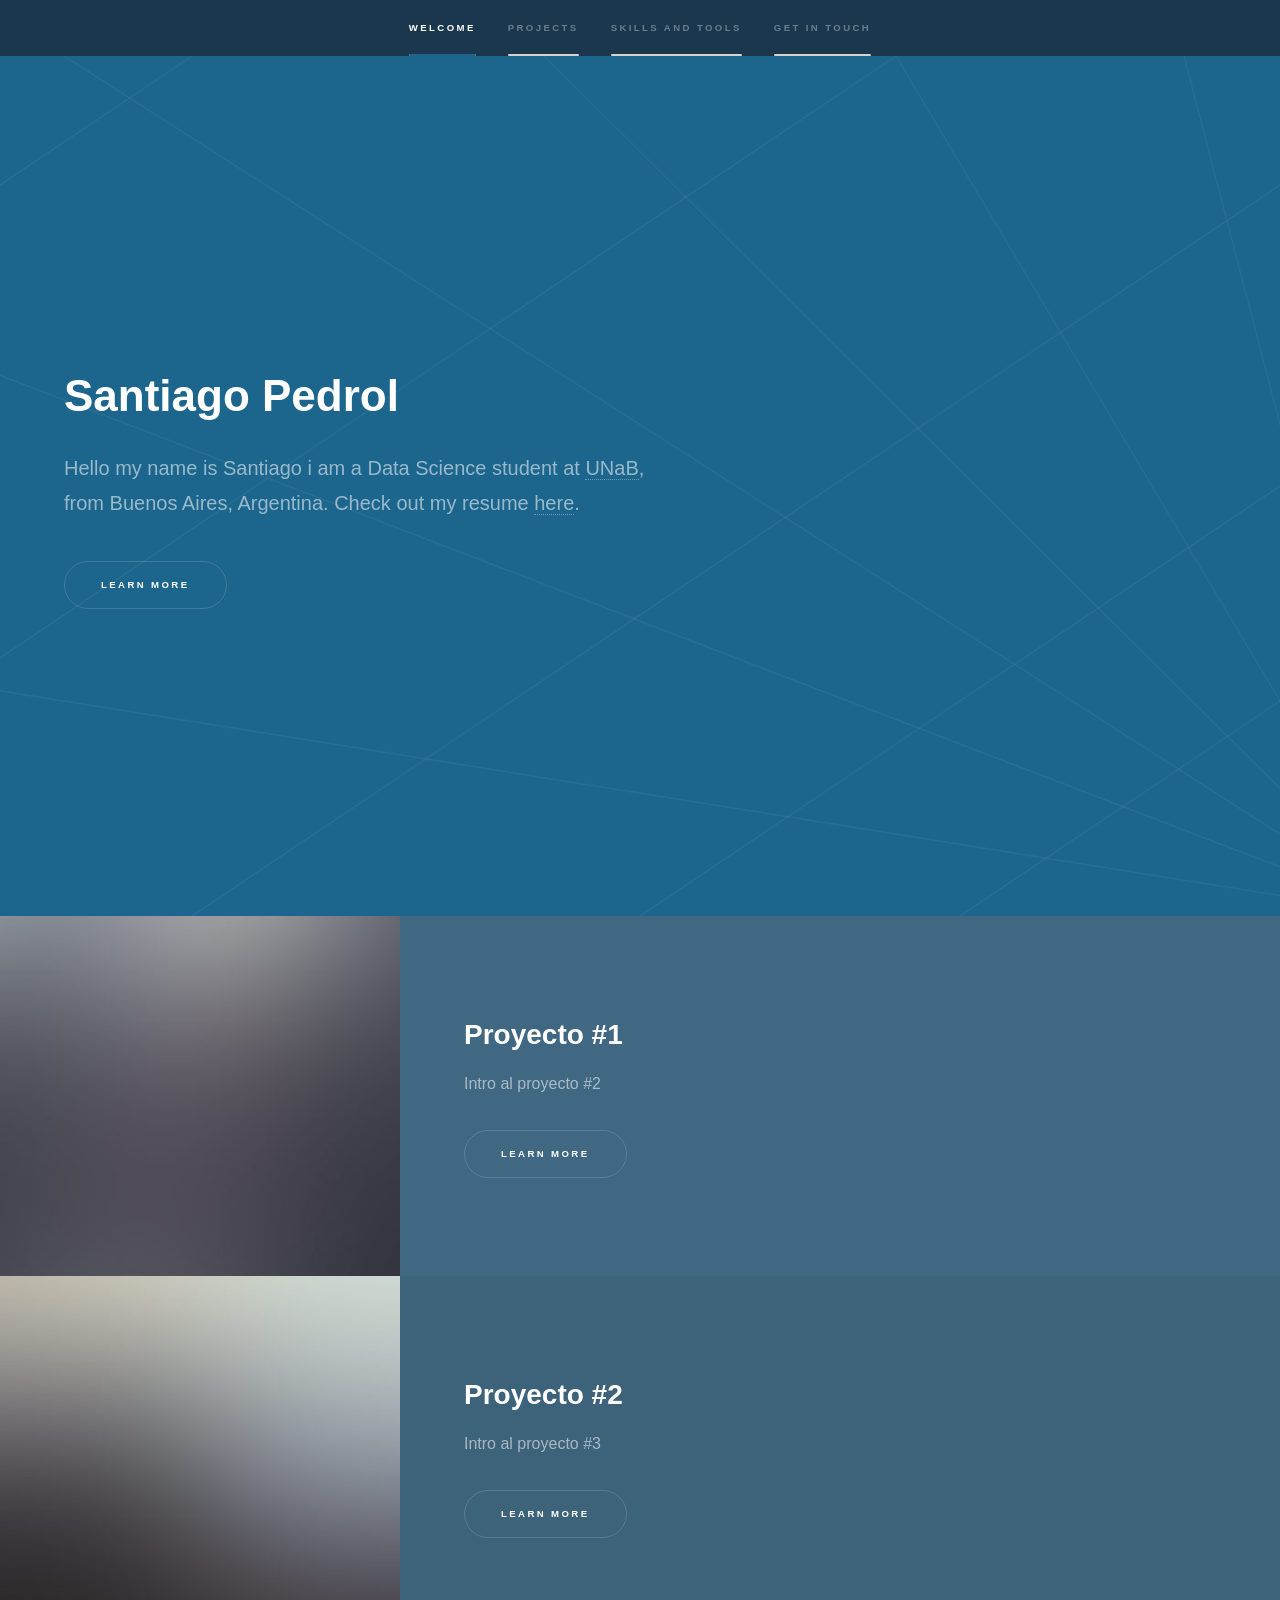
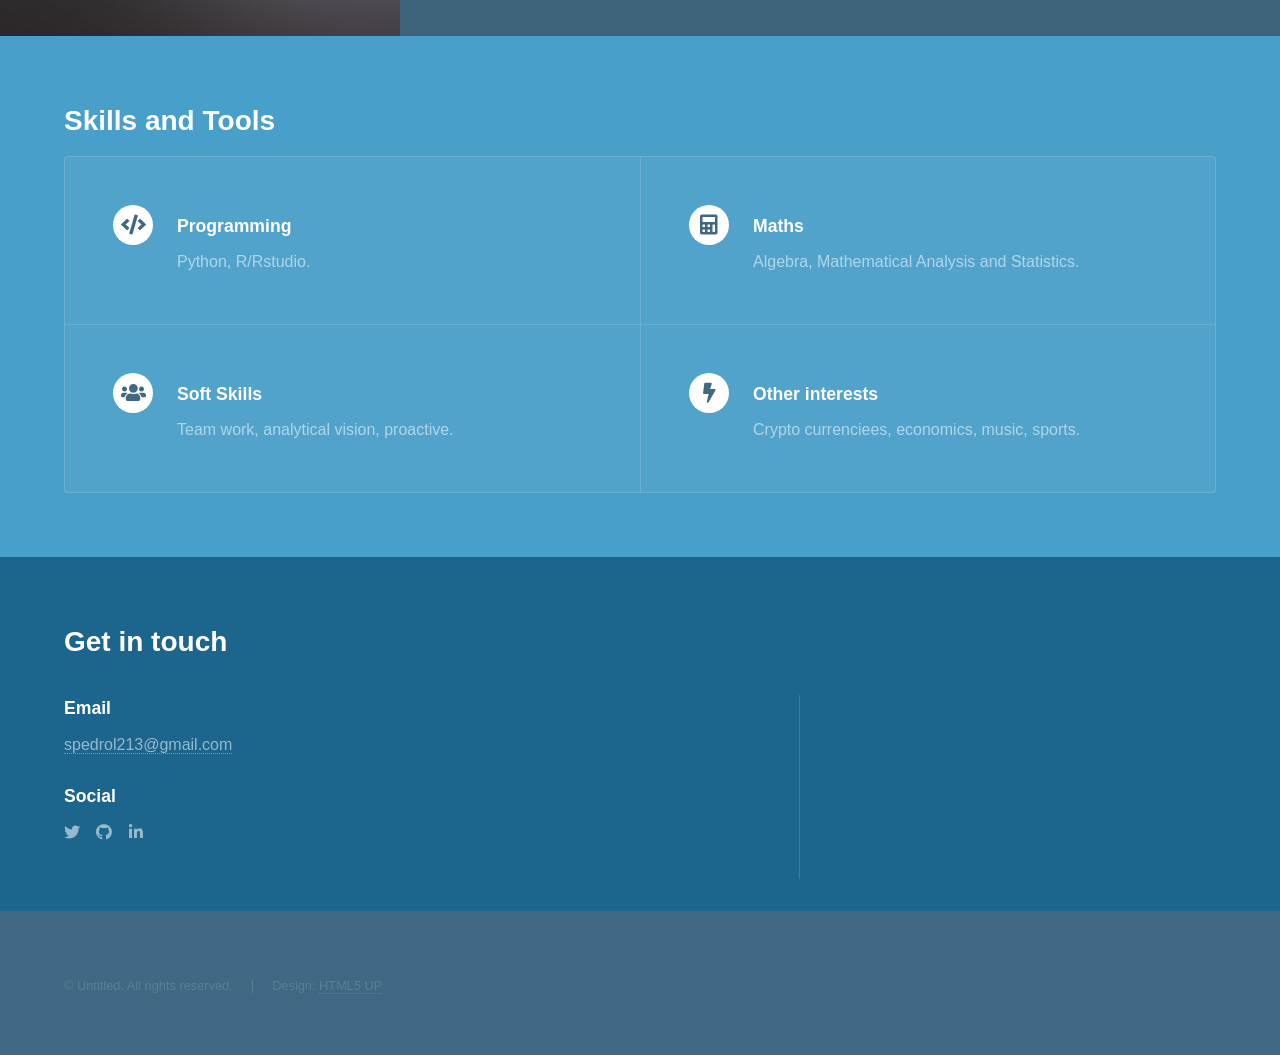
<file: index.html>
<!DOCTYPE HTML>
<!--
	Hyperspace by HTML5 UP
	html5up.net | @ajlkn
	Free for personal and commercial use under the CCA 3.0 license (html5up.net/license)
-->
<html>
	<head>
		<title>My Portfolio | Santiago Pedrol</title>
		<meta charset="utf-8" />
		<meta name="viewport" content="width=device-width, initial-scale=1, user-scalable=no" />
		<link rel="stylesheet" href="assets/css/main.css" />
		<noscript><link rel="stylesheet" href="assets/css/noscript.css" /></noscript>
	</head>
	<body class="is-preload">

		<!-- Sidebar -->
			<section id="sidebar">
				<div class="inner">
					<nav>
						<ul>
							<li><a href="#intro">Welcome</a></li>
							<li><a href="#one">Projects</a></li>
							<li><a href="#two">Skills and Tools </a></li>
							<li><a href="#three">Get in touch</a></li>
						</ul>
					</nav>
				</div>
			</section>

		<!-- Wrapper -->
			<div id="wrapper">

				<!-- Intro -->
					<section id="intro" class="wrapper style1 fullscreen fade-up">
						<div class="inner">
							<h1>Santiago Pedrol</h1>
							<p>Hello my name is Santiago i am a Data Science student at <a href="https://www.unab.edu.ar/lic-ciencia-datos.html" target="_blank">UNaB</a>,<br />
							from Buenos Aires, Argentina. Check out my resume <a href="https://drive.google.com/file/d/1tn8w7vNBi33EffhZ4bk1abUT2UnMUzFk/view?usp=sharing" target="_blank">here</a>.</p>
							<ul class="actions">
								<li><a href="#one" class="button scrolly">Learn more</a></li>
							</ul>
						</div>
					</section>

				<!-- One -->
					<section id="one" class="wrapper style2 spotlights">
						<!--<section>
							<a href="#" class="image"><img src="images/pic010.jpg" alt="" data-position="center center" /></a>
							<div class="content">
								<div class="inner">
									<h2>Traiding Bot</h2>
									<p>Phasellus convallis elit id ullamcorper pulvinar. Duis aliquam turpis mauris, eu ultricies erat malesuada quis. Aliquam dapibus.</p>
									<ul class="actions">
										<li><a href="generic.html" class="button">Learn more</a></li>
									</ul>
								</div>
							</div>
						</section>-->
						<section>
							<a href="#" class="image"><img src="images/pic02.jpg" alt="" data-position="top center" /></a>
							<div class="content">
								<div class="inner">
									<h2>Proyecto #1</h2>
									<p>Intro al proyecto #2</p>
									<ul class="actions">
										<li><a href="generic.html" class="button">Learn more</a></li>
									</ul>
								</div>
							</div>
						</section>
						<section>
							<a href="#" class="image"><img src="images/pic03.jpg" alt="" data-position="25% 25%" /></a>
							<div class="content">
								<div class="inner">
									<h2>Proyecto #2</h2>
									<p>Intro al proyecto #3</p>
									<ul class="actions">
										<li><a href="generic.html" class="button">Learn more</a></li>
									</ul>
								</div>
							</div>
						</section>
					</section>

				<!-- Two -->
					<section id="two" class="wrapper style3 fade-up">
						<div class="inner">
							<h2>Skills and Tools</h2>
							<!--<p>Phasellus convallis elit id ullamcorper pulvinar. Duis aliquam turpis mauris, eu ultricies erat malesuada quis. Aliquam dapibus, lacus eget hendrerit bibendum, urna est aliquam sem, sit amet imperdiet est velit quis lorem.</p>-->
							<div class="features">
								<section>
									<span class="icon solid major fa-code"></span>
									<h3>Programming</h3>
									<p>Python, R/Rstudio.</p>
								</section>
								<section>
									<span class="icon solid major fa-calculator"></span>
									<h3>Maths</h3>
									<p>Algebra, Mathematical Analysis and Statistics.</p>
								</section>
								<section>
									<span class="icon solid major fa-users"></span>
									<h3>Soft Skills</h3>
									<p>Team work, analytical vision, proactive.</p>
								</section>
								<!--<section>
									<span class="icon solid major fa-desktop"></span>
									<h3>Veroeros quis lorem</h3>
									<p>Phasellus convallis elit id ullam corper amet et pulvinar. Duis aliquam turpis mauris, sed ultricies erat dapibus.</p>
								</section>
								<section>
									<span class="icon solid major fa-link"></span>
									<h3>Urna quis bibendum</h3>
									<p>Phasellus convallis elit id ullam corper amet et pulvinar. Duis aliquam turpis mauris, sed ultricies erat dapibus.</p>
								</section>-->
								<section>
									<span class="icon solid major fa-bolt"></span>
									<h3>Other interests</h3>
									<p>Crypto currenciees, economics, music, sports.</p>
								</section>
							</div>
							<!--<ul class="actions">
								<li><a href="generic.html" class="button">Learn more</a></li>
							</ul>-->
						</div>
					</section>

				<!-- Three -->
					<section id="three" class="wrapper style1 fade-up">
						<div class="inner">
							<h2>Get in touch</h2>
							<p></p>
							<div class="split style1">
								<!--<section>
									<form method="post" action="#">
										<div class="fields">
											<div class="field half">
												<label for="name">Name</label>
												<input type="text" name="name" id="name" />
											</div>
											<div class="field half">
												<label for="email">Email</label>
												<input type="text" name="email" id="email" />
											</div>
											<div class="field">
												<label for="message">Message</label>
												<textarea name="message" id="message" rows="5"></textarea>
											</div>
										</div>
										<ul class="actions">
											<li><a href="" class="button submit">Send Message</a></li>
										</ul>
									</form>
								</section>-->
								<section>
									<ul class="contact">
									    <li>
											<h3>Email</h3>
											<a href="mailto:spedrol213@gmail.com">spedrol213@gmail.com</a>
										</li>
										<li>
											<h3>Social</h3>
											<ul class="icons">
												<li><a href="https://twitter.com/PedrolSanti"target="_blank" class="icon brands fa-twitter"><span class="label">Twitter</span></a></li>
												<!--<li><a href="#" class="icon brands fa-discord"><span class="label">Facebook</span></a></li>-->
												<li><a href="https://github.com/SantiagoPedrol"target="_blank" class="icon brands fa-github"><span class="label">GitHub</span></a></li>
												<!--<li><a href="#" class="icon brands fa-instagram"><span class="label">Instagram</span></a></li>-->
												<li><a href="#" class="icon brands fa-linkedin-in"><span class="label">LinkedIn</span></a></li>
											</ul>
										</li>
									</ul>
								</section>
							</div>
						</div>
					</section>

			</div>

		<!-- Footer -->
			<footer id="footer" class="wrapper style1-alt">
				<div class="inner">
					<ul class="menu">
						<li>&copy; Untitled. All rights reserved.</li><li>Design: <a href="http://html5up.net">HTML5 UP</a></li>
					</ul>
				</div>
			</footer>

		<!-- Scripts -->
			<script src="assets/js/jquery.min.js"></script>
			<script src="assets/js/jquery.scrollex.min.js"></script>
			<script src="assets/js/jquery.scrolly.min.js"></script>
			<script src="assets/js/browser.min.js"></script>
			<script src="assets/js/breakpoints.min.js"></script>
			<script src="assets/js/util.js"></script>
			<script src="assets/js/main.js"></script>

	</body>
</html>
</file>
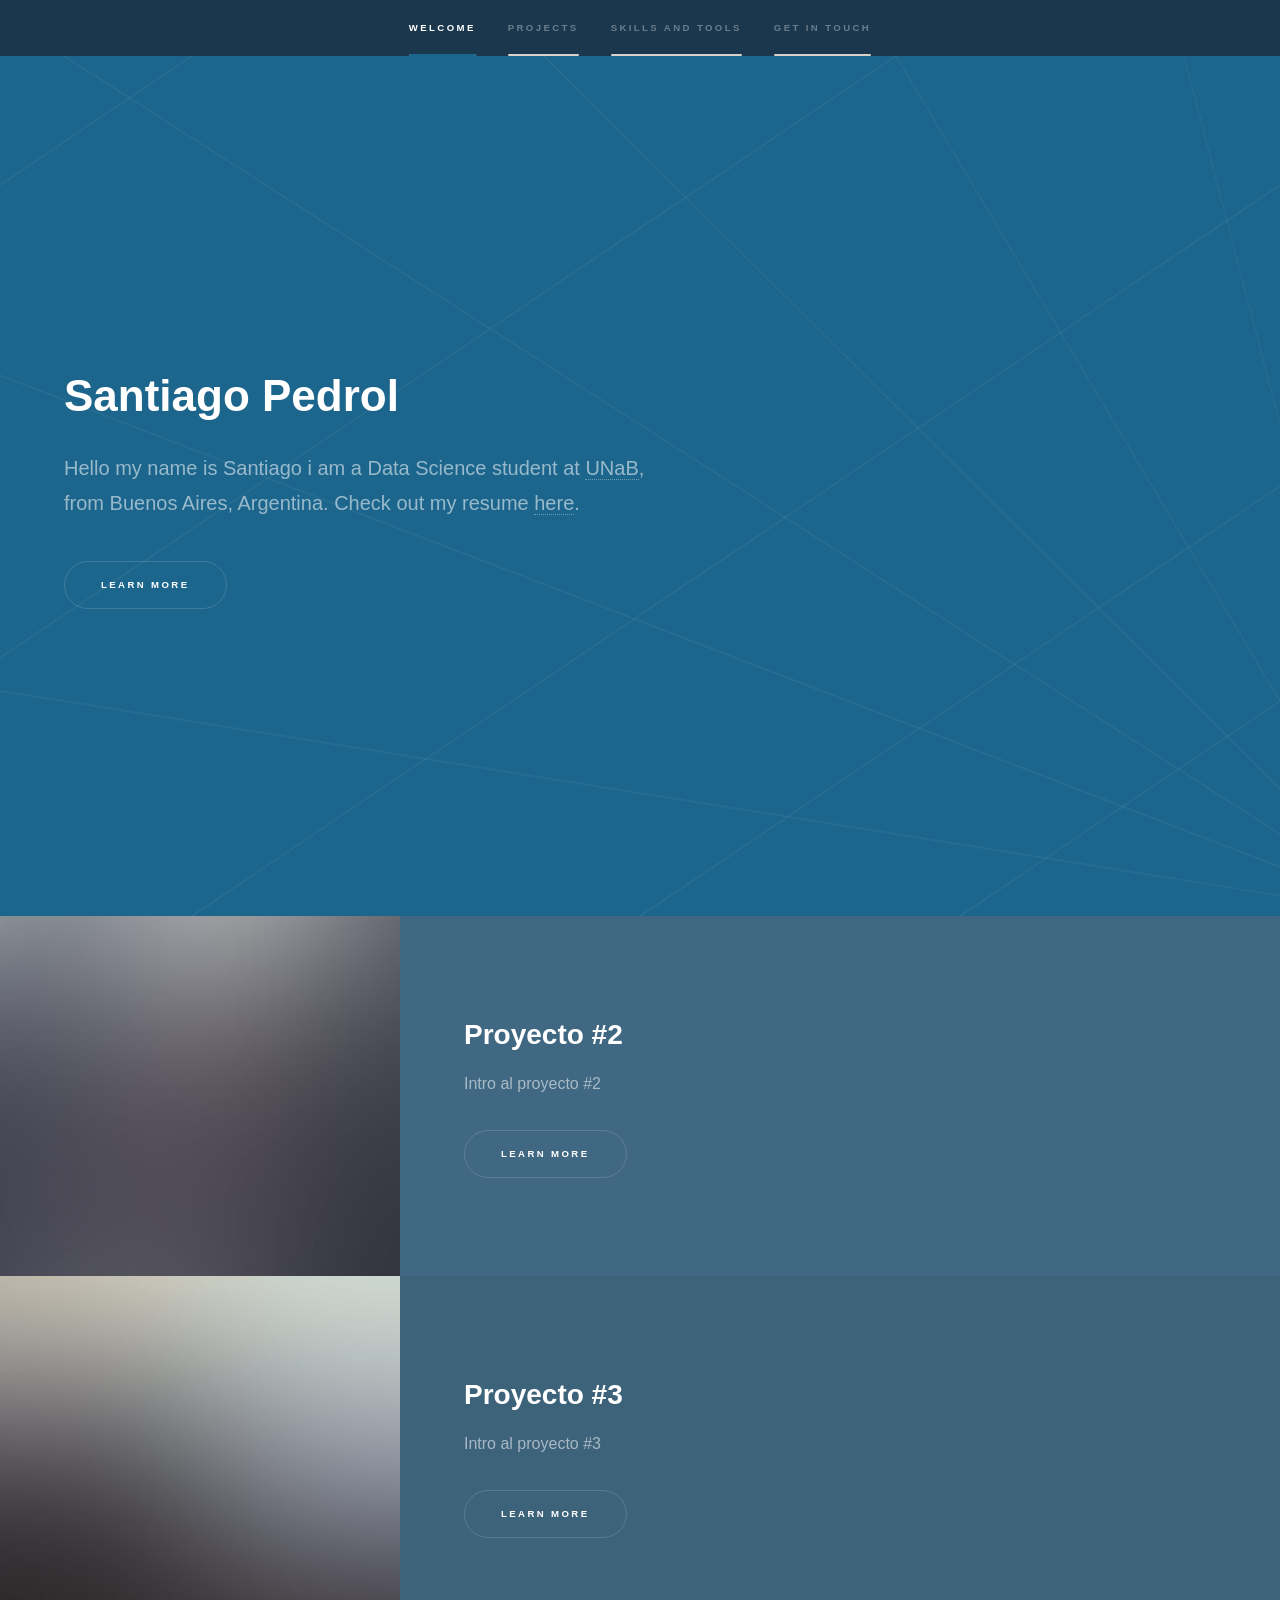
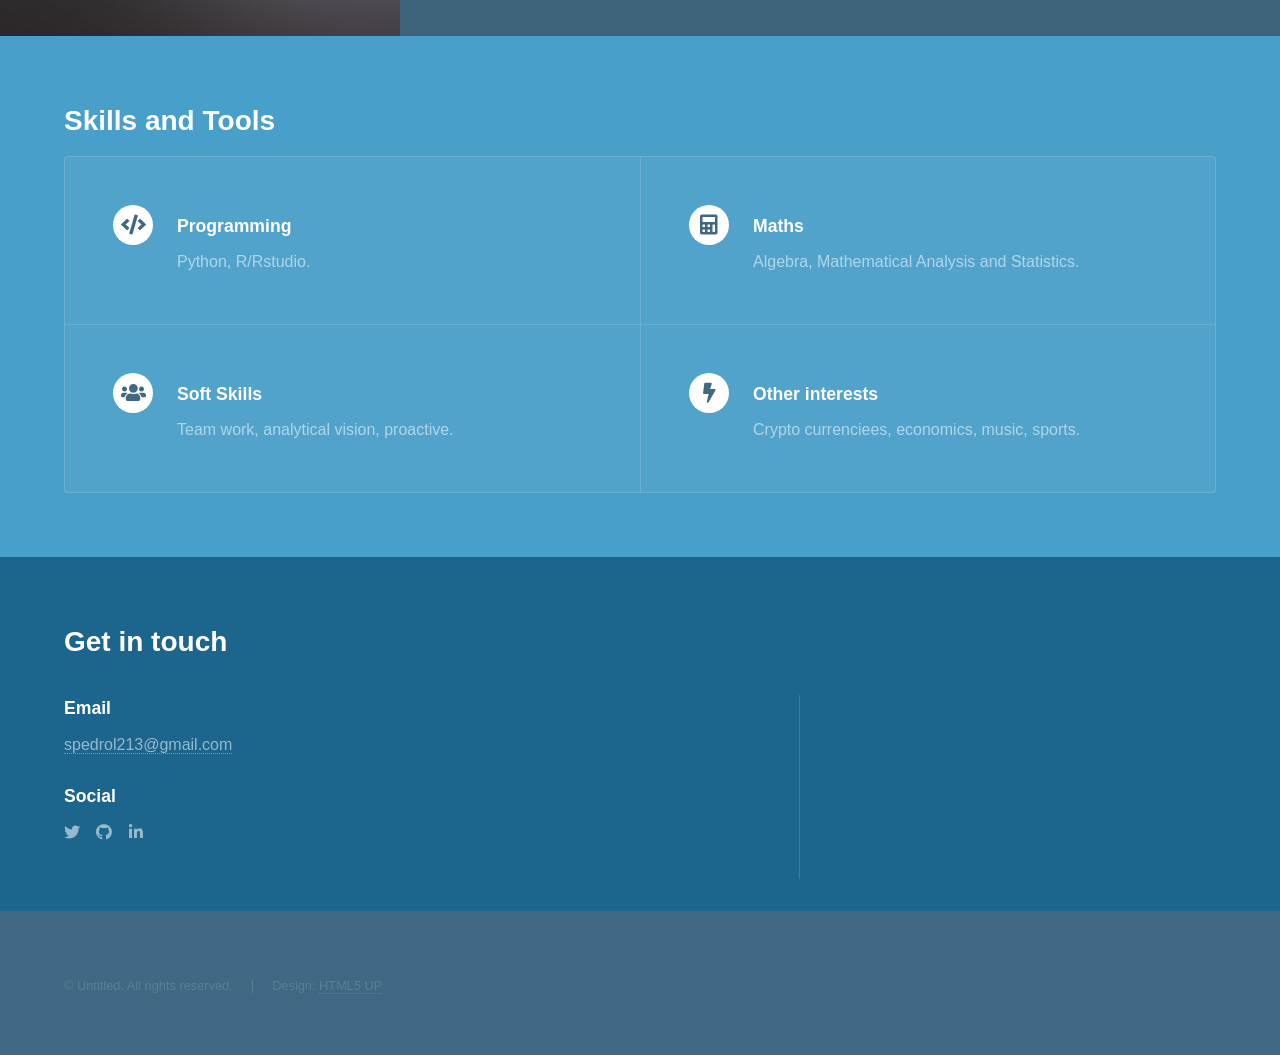
<file: Pagina web SP/index.html>
<!DOCTYPE HTML>
<!--
	Hyperspace by HTML5 UP
	html5up.net | @ajlkn
	Free for personal and commercial use under the CCA 3.0 license (html5up.net/license)
-->
<html>
	<head>
		<title>My Portfolio | Santiago Pedrol</title>
		<meta charset="utf-8" />
		<meta name="viewport" content="width=device-width, initial-scale=1, user-scalable=no" />
		<link rel="stylesheet" href="assets/css/main.css" />
		<noscript><link rel="stylesheet" href="assets/css/noscript.css" /></noscript>
	</head>
	<body class="is-preload">

		<!-- Sidebar -->
			<section id="sidebar">
				<div class="inner">
					<nav>
						<ul>
							<li><a href="#intro">Welcome</a></li>
							<li><a href="#one">Projects</a></li>
							<li><a href="#two">Skills and Tools </a></li>
							<li><a href="#three">Get in touch</a></li>
						</ul>
					</nav>
				</div>
			</section>

		<!-- Wrapper -->
			<div id="wrapper">

				<!-- Intro -->
					<section id="intro" class="wrapper style1 fullscreen fade-up">
						<div class="inner">
							<h1>Santiago Pedrol</h1>
							<p>Hello my name is Santiago i am a Data Science student at <a href="https://www.unab.edu.ar/lic-ciencia-datos.html" target="_blank">UNaB</a>,<br />
							from Buenos Aires, Argentina. Check out my resume <a href="https://drive.google.com/file/d/1tn8w7vNBi33EffhZ4bk1abUT2UnMUzFk/view?usp=sharing" target="_blank">here</a>.</p>
							<ul class="actions">
								<li><a href="#one" class="button scrolly">Learn more</a></li>
							</ul>
						</div>
					</section>

				<!-- One -->
					<section id="one" class="wrapper style2 spotlights">
						<!--<section>
							<a href="#" class="image"><img src="images/pic010.jpg" alt="" data-position="center center" /></a>
							<div class="content">
								<div class="inner">
									<h2>Traiding Bot</h2>
									<p>Phasellus convallis elit id ullamcorper pulvinar. Duis aliquam turpis mauris, eu ultricies erat malesuada quis. Aliquam dapibus.</p>
									<ul class="actions">
										<li><a href="generic.html" class="button">Learn more</a></li>
									</ul>
								</div>
							</div>
						</section>-->
						<section>
							<a href="#" class="image"><img src="images/pic02.jpg" alt="" data-position="top center" /></a>
							<div class="content">
								<div class="inner">
									<h2>Proyecto #2</h2>
									<p>Intro al proyecto #2</p>
									<ul class="actions">
										<li><a href="generic.html" class="button">Learn more</a></li>
									</ul>
								</div>
							</div>
						</section>
						<section>
							<a href="#" class="image"><img src="images/pic03.jpg" alt="" data-position="25% 25%" /></a>
							<div class="content">
								<div class="inner">
									<h2>Proyecto #3</h2>
									<p>Intro al proyecto #3</p>
									<ul class="actions">
										<li><a href="generic.html" class="button">Learn more</a></li>
									</ul>
								</div>
							</div>
						</section>
					</section>

				<!-- Two -->
					<section id="two" class="wrapper style3 fade-up">
						<div class="inner">
							<h2>Skills and Tools</h2>
							<!--<p>Phasellus convallis elit id ullamcorper pulvinar. Duis aliquam turpis mauris, eu ultricies erat malesuada quis. Aliquam dapibus, lacus eget hendrerit bibendum, urna est aliquam sem, sit amet imperdiet est velit quis lorem.</p>-->
							<div class="features">
								<section>
									<span class="icon solid major fa-code"></span>
									<h3>Programming</h3>
									<p>Python, R/Rstudio.</p>
								</section>
								<section>
									<span class="icon solid major fa-calculator"></span>
									<h3>Maths</h3>
									<p>Algebra, Mathematical Analysis and Statistics.</p>
								</section>
								<section>
									<span class="icon solid major fa-users"></span>
									<h3>Soft Skills</h3>
									<p>Team work, analytical vision, proactive.</p>
								</section>
								<!--<section>
									<span class="icon solid major fa-desktop"></span>
									<h3>Veroeros quis lorem</h3>
									<p>Phasellus convallis elit id ullam corper amet et pulvinar. Duis aliquam turpis mauris, sed ultricies erat dapibus.</p>
								</section>
								<section>
									<span class="icon solid major fa-link"></span>
									<h3>Urna quis bibendum</h3>
									<p>Phasellus convallis elit id ullam corper amet et pulvinar. Duis aliquam turpis mauris, sed ultricies erat dapibus.</p>
								</section>-->
								<section>
									<span class="icon solid major fa-bolt"></span>
									<h3>Other interests</h3>
									<p>Crypto currenciees, economics, music, sports.</p>
								</section>
							</div>
							<!--<ul class="actions">
								<li><a href="generic.html" class="button">Learn more</a></li>
							</ul>-->
						</div>
					</section>

				<!-- Three -->
					<section id="three" class="wrapper style1 fade-up">
						<div class="inner">
							<h2>Get in touch</h2>
							<p></p>
							<div class="split style1">
								<!--<section>
									<form method="post" action="#">
										<div class="fields">
											<div class="field half">
												<label for="name">Name</label>
												<input type="text" name="name" id="name" />
											</div>
											<div class="field half">
												<label for="email">Email</label>
												<input type="text" name="email" id="email" />
											</div>
											<div class="field">
												<label for="message">Message</label>
												<textarea name="message" id="message" rows="5"></textarea>
											</div>
										</div>
										<ul class="actions">
											<li><a href="" class="button submit">Send Message</a></li>
										</ul>
									</form>
								</section>-->
								<section>
									<ul class="contact">
									    <li>
											<h3>Email</h3>
											<a href="mailto:spedrol213@gmail.com">spedrol213@gmail.com</a>
										</li>
										<li>
											<h3>Social</h3>
											<ul class="icons">
												<li><a href="https://twitter.com/PedrolSanti"target="_blank" class="icon brands fa-twitter"><span class="label">Twitter</span></a></li>
												<!--<li><a href="#" class="icon brands fa-discord"><span class="label">Facebook</span></a></li>-->
												<li><a href="https://github.com/SantiagoPedrol"target="_blank" class="icon brands fa-github"><span class="label">GitHub</span></a></li>
												<!--<li><a href="#" class="icon brands fa-instagram"><span class="label">Instagram</span></a></li>-->
												<li><a href="#" class="icon brands fa-linkedin-in"><span class="label">LinkedIn</span></a></li>
											</ul>
										</li>
									</ul>
								</section>
							</div>
						</div>
					</section>

			</div>

		<!-- Footer -->
			<footer id="footer" class="wrapper style1-alt">
				<div class="inner">
					<ul class="menu">
						<li>&copy; Untitled. All rights reserved.</li><li>Design: <a href="http://html5up.net">HTML5 UP</a></li>
					</ul>
				</div>
			</footer>

		<!-- Scripts -->
			<script src="assets/js/jquery.min.js"></script>
			<script src="assets/js/jquery.scrollex.min.js"></script>
			<script src="assets/js/jquery.scrolly.min.js"></script>
			<script src="assets/js/browser.min.js"></script>
			<script src="assets/js/breakpoints.min.js"></script>
			<script src="assets/js/util.js"></script>
			<script src="assets/js/main.js"></script>

	</body>
</html>
</file>
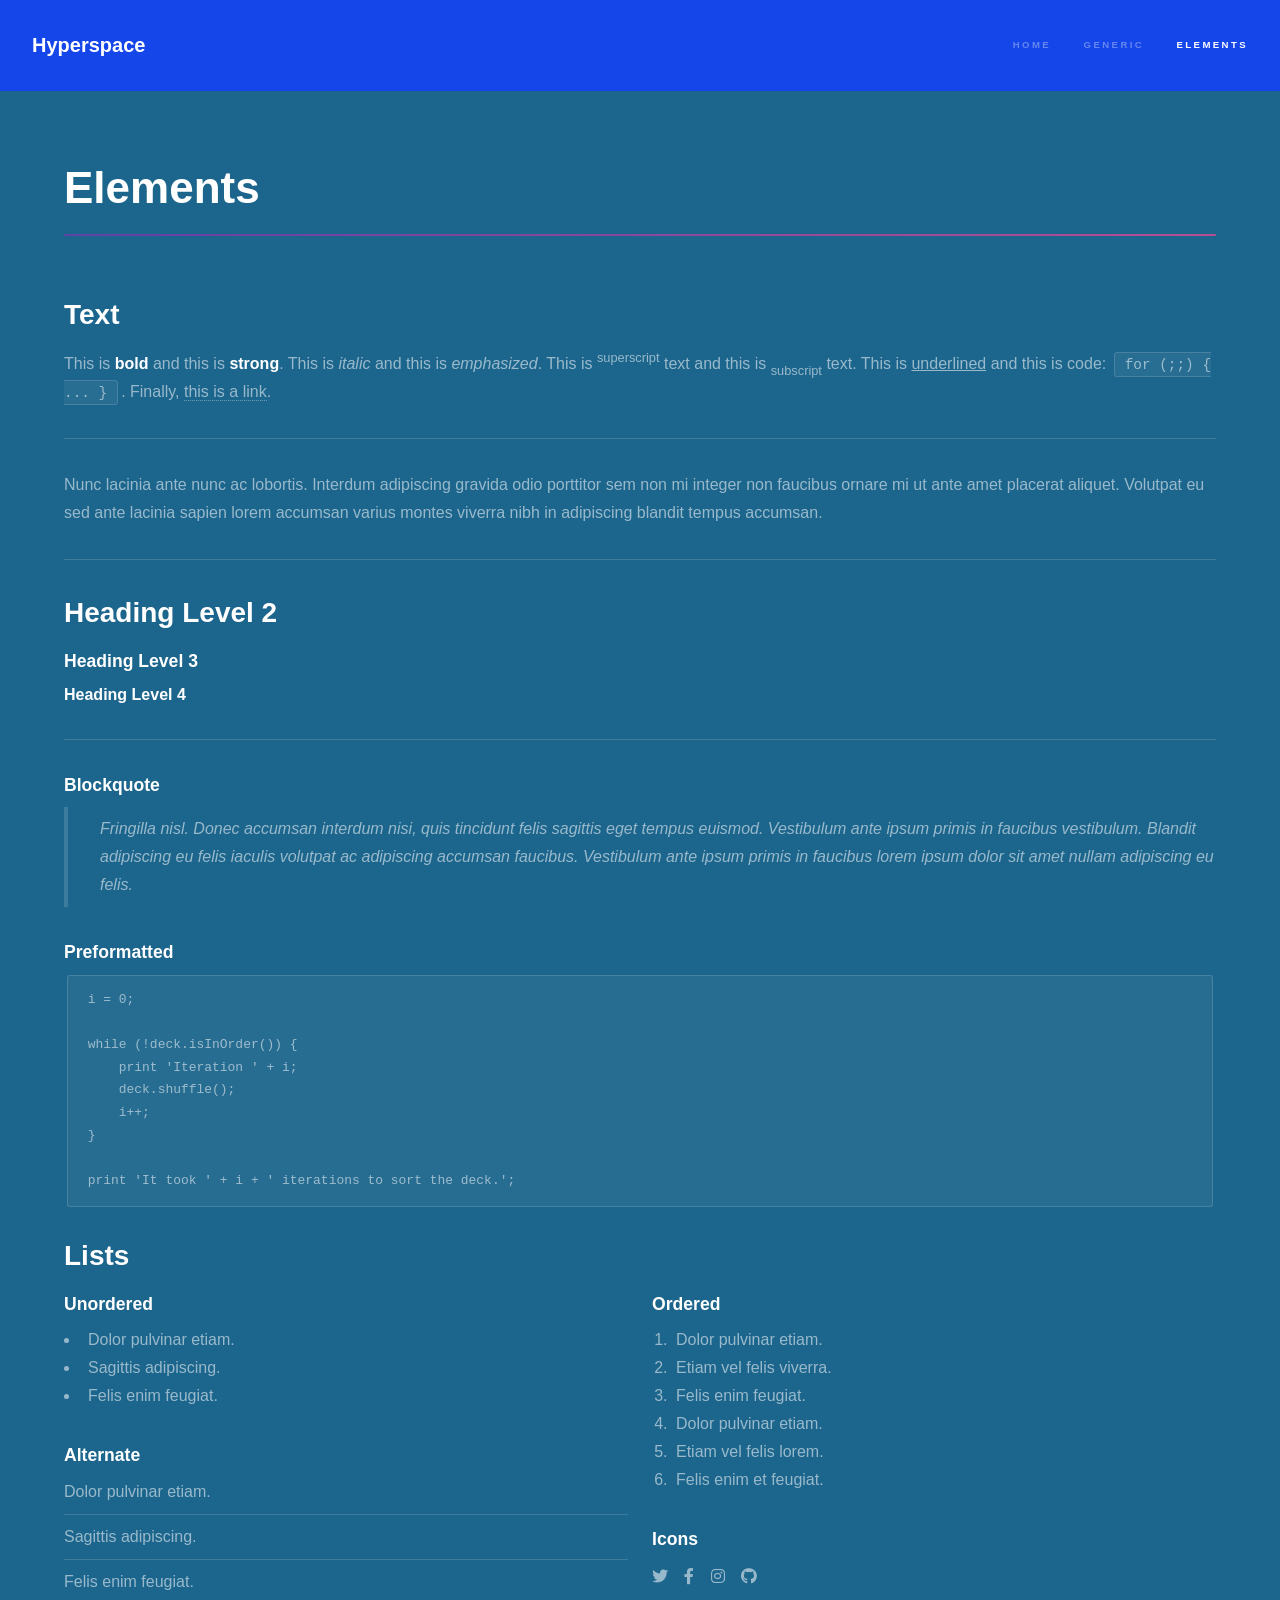
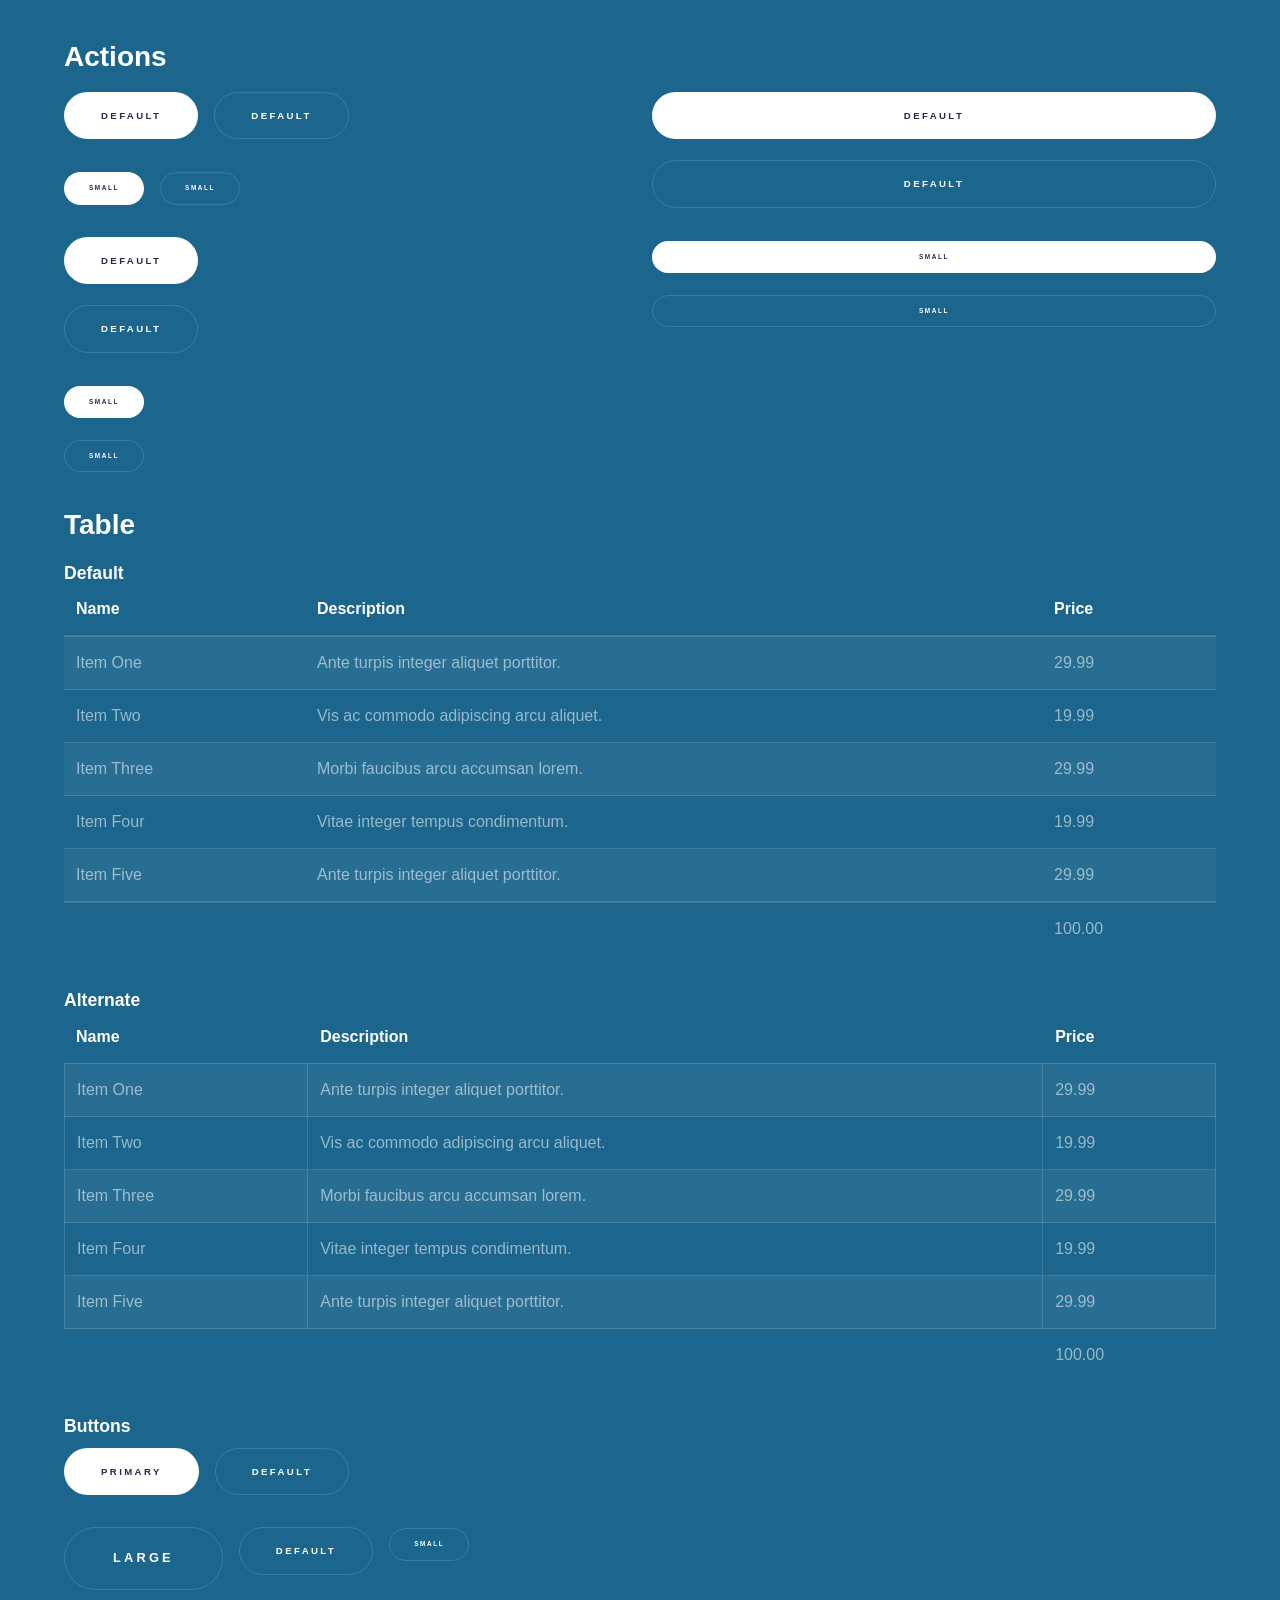
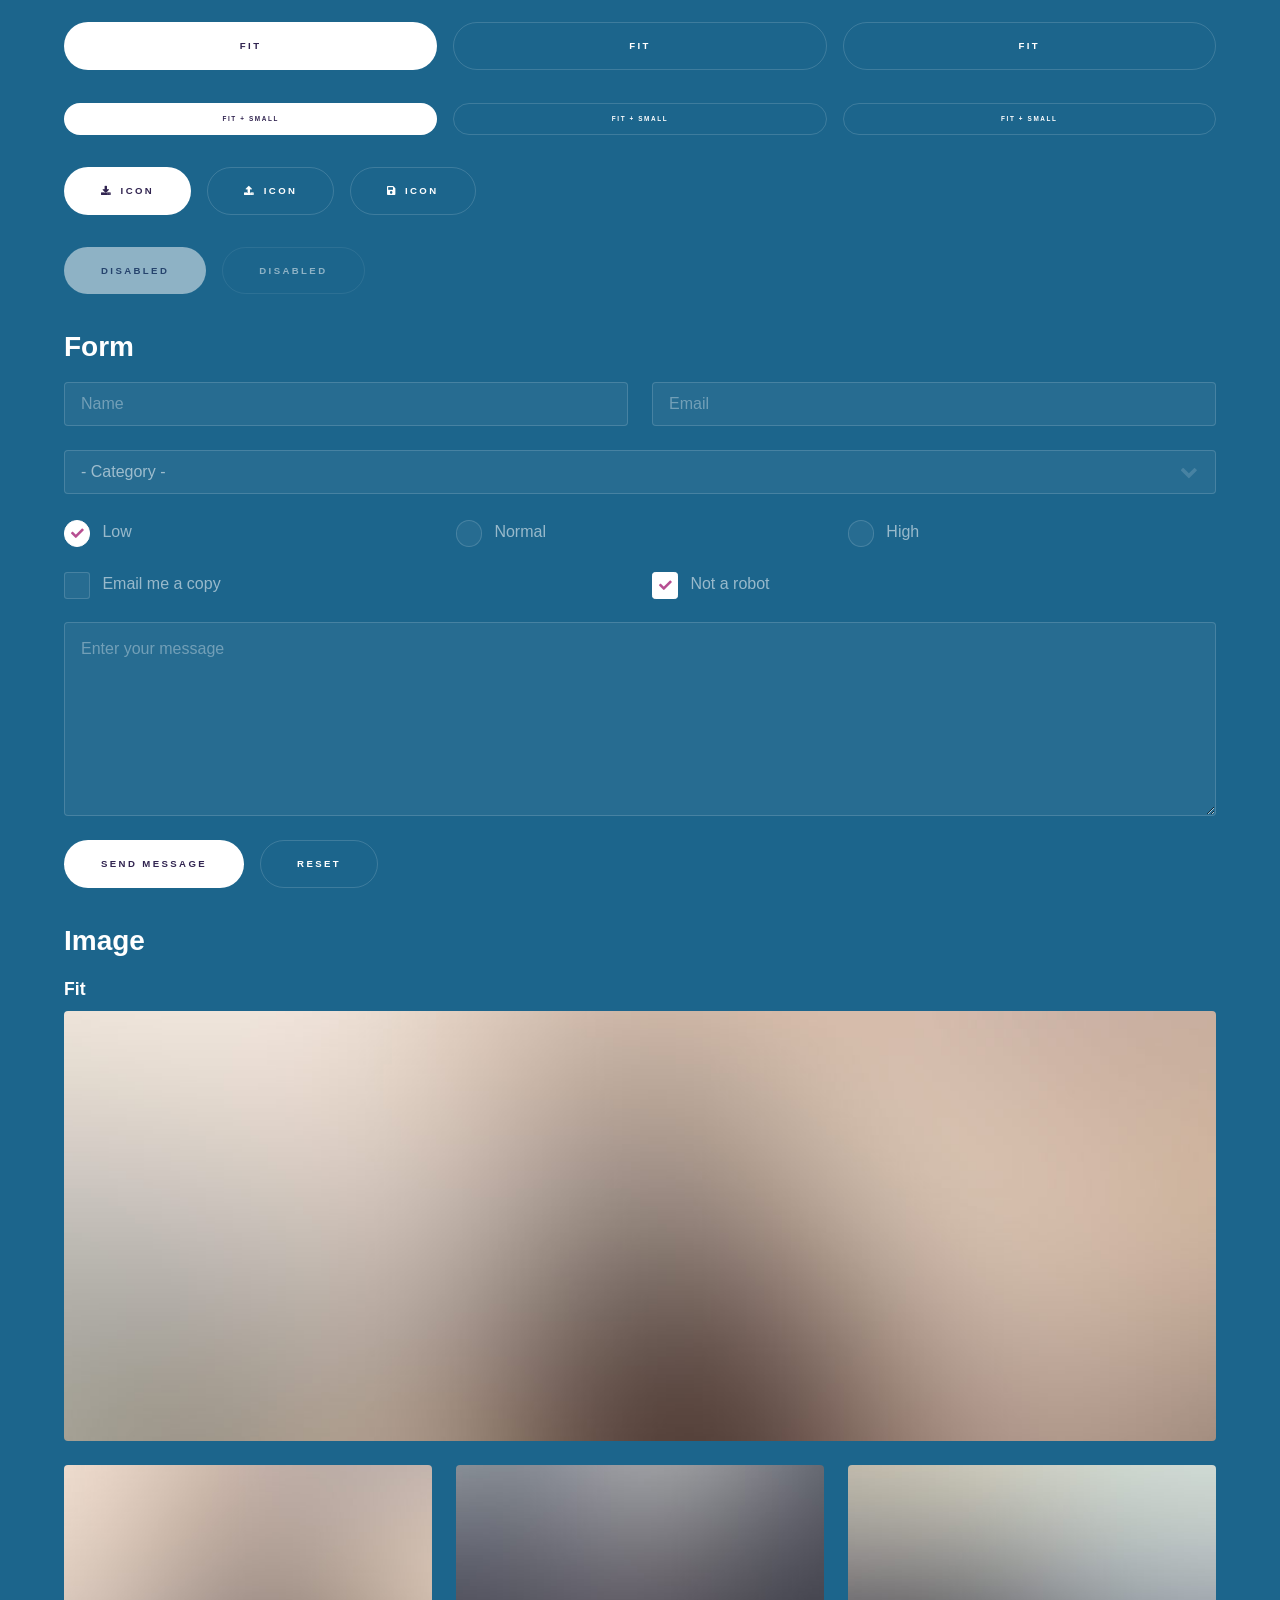
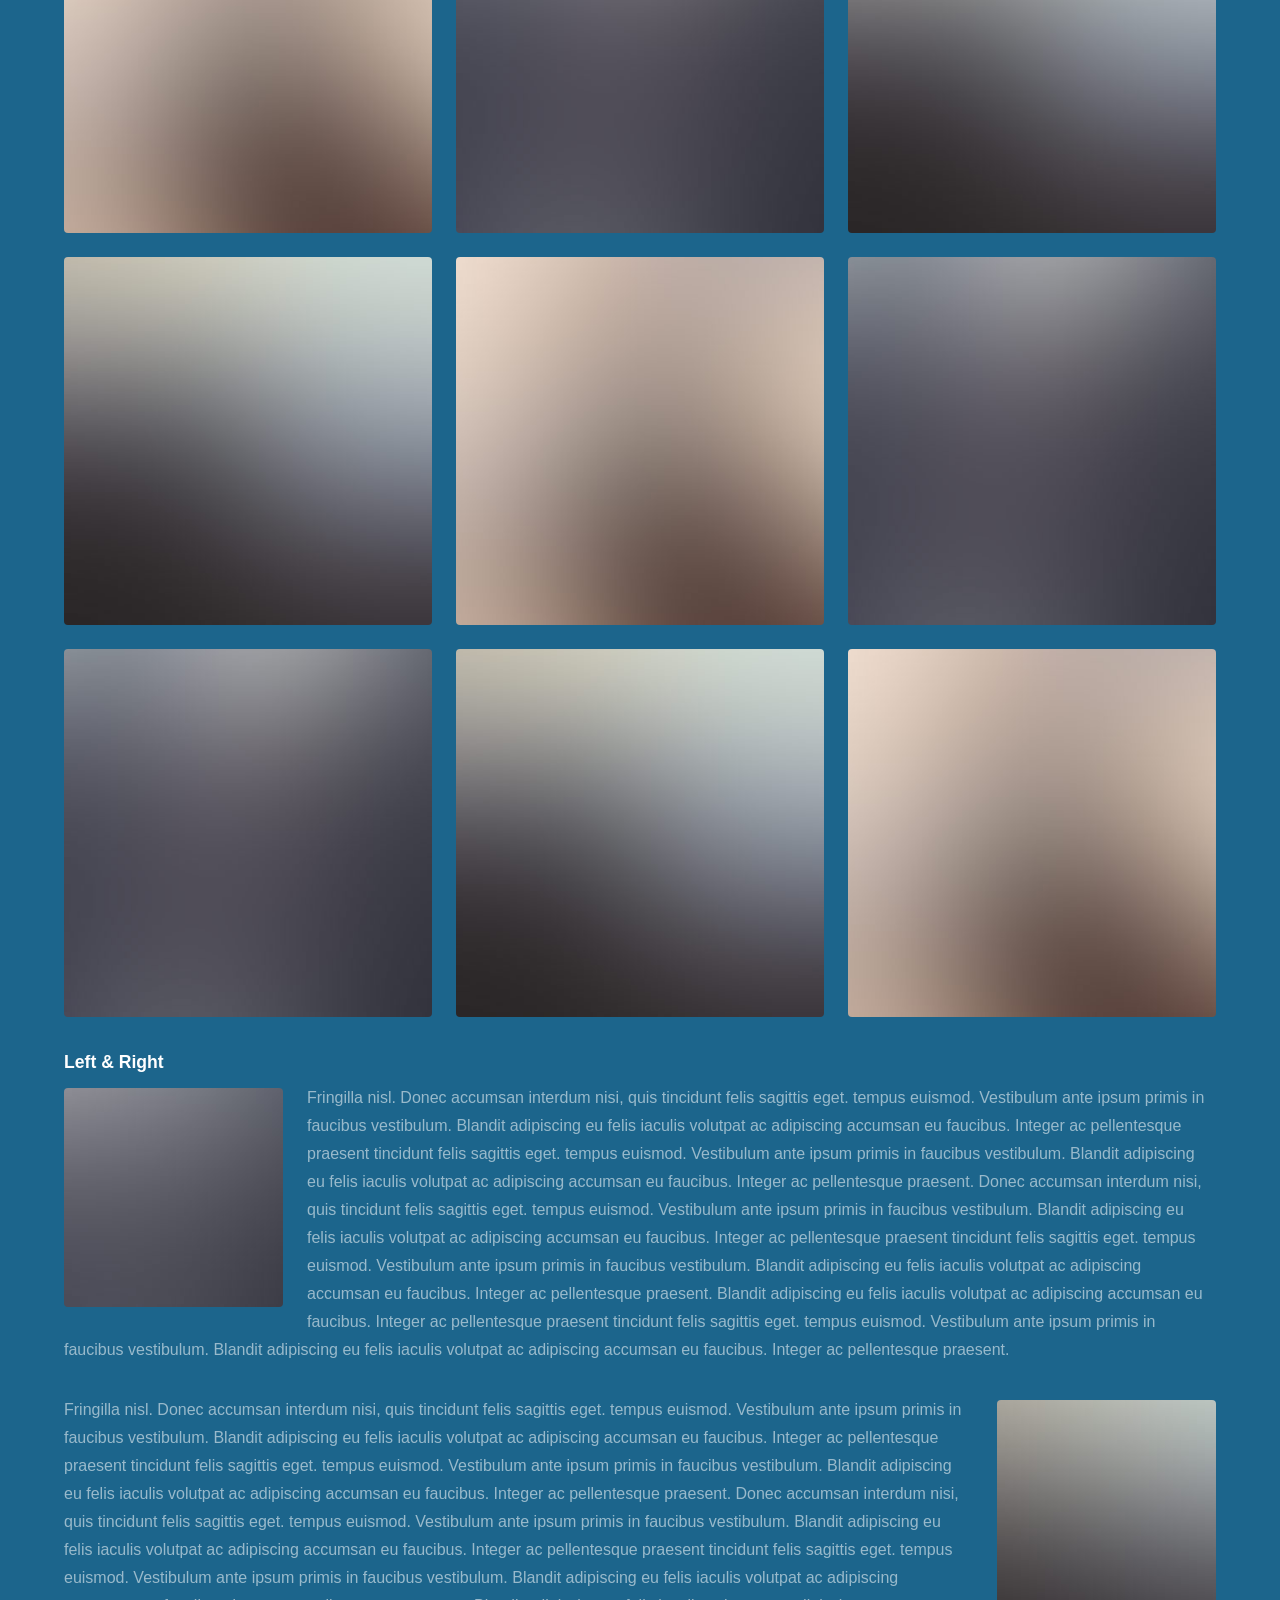
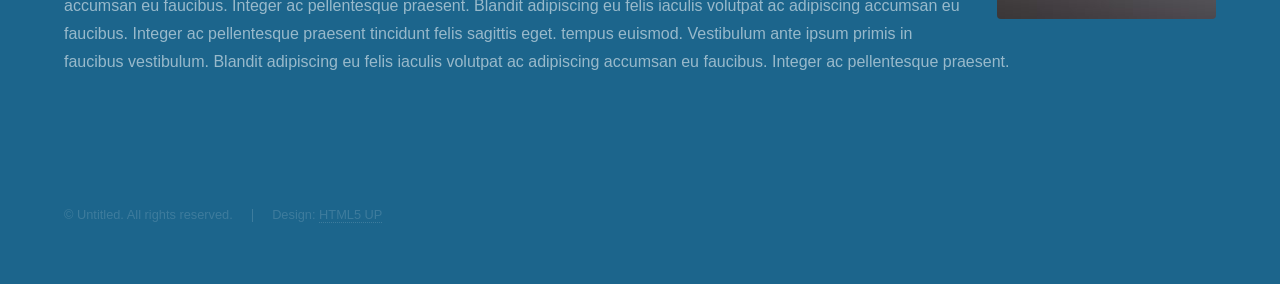
<file: elements.html>
<!DOCTYPE HTML>
<!--
	Hyperspace by HTML5 UP
	html5up.net | @ajlkn
	Free for personal and commercial use under the CCA 3.0 license (html5up.net/license)
-->
<html>
	<head>
		<title>Elements - Hyperspace by HTML5 UP</title>
		<meta charset="utf-8" />
		<meta name="viewport" content="width=device-width, initial-scale=1, user-scalable=no" />
		<link rel="stylesheet" href="assets/css/main.css" />
		<noscript><link rel="stylesheet" href="assets/css/noscript.css" /></noscript>
	</head>
	<body class="is-preload">

		<!-- Header -->
			<header id="header">
				<a href="index.html" class="title">Hyperspace</a>
				<nav>
					<ul>
						<li><a href="index.html">Home</a></li>
						<li><a href="generic.html">Generic</a></li>
						<li><a href="elements.html"  class="active">Elements</a></li>
					</ul>
				</nav>
			</header>

		<!-- Wrapper -->
			<div id="wrapper">

				<!-- Main -->
					<section id="main" class="wrapper">
						<div class="inner">
							<h1 class="major">Elements</h1>

							<!-- Text -->
								<section>
									<h2>Text</h2>
									<p>This is <b>bold</b> and this is <strong>strong</strong>. This is <i>italic</i> and this is <em>emphasized</em>.
									This is <sup>superscript</sup> text and this is <sub>subscript</sub> text.
									This is <u>underlined</u> and this is code: <code>for (;;) { ... }</code>. Finally, <a href="#">this is a link</a>.</p>
									<hr />
									<p>Nunc lacinia ante nunc ac lobortis. Interdum adipiscing gravida odio porttitor sem non mi integer non faucibus ornare mi ut ante amet placerat aliquet. Volutpat eu sed ante lacinia sapien lorem accumsan varius montes viverra nibh in adipiscing blandit tempus accumsan.</p>
									<hr />
									<h2>Heading Level 2</h2>
									<h3>Heading Level 3</h3>
									<h4>Heading Level 4</h4>
									<hr />
									<h3>Blockquote</h3>
									<blockquote>Fringilla nisl. Donec accumsan interdum nisi, quis tincidunt felis sagittis eget tempus euismod. Vestibulum ante ipsum primis in faucibus vestibulum. Blandit adipiscing eu felis iaculis volutpat ac adipiscing accumsan faucibus. Vestibulum ante ipsum primis in faucibus lorem ipsum dolor sit amet nullam adipiscing eu felis.</blockquote>
									<h3>Preformatted</h3>
									<pre><code>i = 0;

while (!deck.isInOrder()) {
    print 'Iteration ' + i;
    deck.shuffle();
    i++;
}

print 'It took ' + i + ' iterations to sort the deck.';</code></pre>
								</section>

							<!-- Lists -->
								<section>
									<h2>Lists</h2>
									<div class="row">
										<div class="col-6 col-12-medium">
											<h3>Unordered</h3>
											<ul>
												<li>Dolor pulvinar etiam.</li>
												<li>Sagittis adipiscing.</li>
												<li>Felis enim feugiat.</li>
											</ul>
											<h3>Alternate</h3>
											<ul class="alt">
												<li>Dolor pulvinar etiam.</li>
												<li>Sagittis adipiscing.</li>
												<li>Felis enim feugiat.</li>
											</ul>
										</div>
										<div class="col-6 col-12-medium">
											<h3>Ordered</h3>
											<ol>
												<li>Dolor pulvinar etiam.</li>
												<li>Etiam vel felis viverra.</li>
												<li>Felis enim feugiat.</li>
												<li>Dolor pulvinar etiam.</li>
												<li>Etiam vel felis lorem.</li>
												<li>Felis enim et feugiat.</li>
											</ol>
											<h3>Icons</h3>
											<ul class="icons">
												<li><a href="#" class="icon brands fa-twitter"><span class="label">Twitter</span></a></li>
												<li><a href="#" class="icon brands fa-facebook-f"><span class="label">Facebook</span></a></li>
												<li><a href="#" class="icon brands fa-instagram"><span class="label">Instagram</span></a></li>
												<li><a href="#" class="icon brands fa-github"><span class="label">Github</span></a></li>
											</ul>
										</div>
									</div>
									<h2>Actions</h2>
									<div class="row">
										<div class="col-6 col-12-medium">
											<ul class="actions">
												<li><a href="#" class="button primary">Default</a></li>
												<li><a href="#" class="button">Default</a></li>
											</ul>
											<ul class="actions small">
												<li><a href="#" class="button primary small">Small</a></li>
												<li><a href="#" class="button small">Small</a></li>
											</ul>
											<ul class="actions stacked">
												<li><a href="#" class="button primary">Default</a></li>
												<li><a href="#" class="button">Default</a></li>
											</ul>
											<ul class="actions stacked">
												<li><a href="#" class="button primary small">Small</a></li>
												<li><a href="#" class="button small">Small</a></li>
											</ul>
										</div>
										<div class="col-6 col-12-medium">
											<ul class="actions stacked">
												<li><a href="#" class="button primary fit">Default</a></li>
												<li><a href="#" class="button fit">Default</a></li>
											</ul>
											<ul class="actions stacked">
												<li><a href="#" class="button primary small fit">Small</a></li>
												<li><a href="#" class="button small fit">Small</a></li>
											</ul>
										</div>
									</div>
								</section>

							<!-- Table -->
								<section>
									<h2>Table</h2>
									<h3>Default</h3>
									<div class="table-wrapper">
										<table>
											<thead>
												<tr>
													<th>Name</th>
													<th>Description</th>
													<th>Price</th>
												</tr>
											</thead>
											<tbody>
												<tr>
													<td>Item One</td>
													<td>Ante turpis integer aliquet porttitor.</td>
													<td>29.99</td>
												</tr>
												<tr>
													<td>Item Two</td>
													<td>Vis ac commodo adipiscing arcu aliquet.</td>
													<td>19.99</td>
												</tr>
												<tr>
													<td>Item Three</td>
													<td> Morbi faucibus arcu accumsan lorem.</td>
													<td>29.99</td>
												</tr>
												<tr>
													<td>Item Four</td>
													<td>Vitae integer tempus condimentum.</td>
													<td>19.99</td>
												</tr>
												<tr>
													<td>Item Five</td>
													<td>Ante turpis integer aliquet porttitor.</td>
													<td>29.99</td>
												</tr>
											</tbody>
											<tfoot>
												<tr>
													<td colspan="2"></td>
													<td>100.00</td>
												</tr>
											</tfoot>
										</table>
									</div>

									<h3>Alternate</h3>
									<div class="table-wrapper">
										<table class="alt">
											<thead>
												<tr>
													<th>Name</th>
													<th>Description</th>
													<th>Price</th>
												</tr>
											</thead>
											<tbody>
												<tr>
													<td>Item One</td>
													<td>Ante turpis integer aliquet porttitor.</td>
													<td>29.99</td>
												</tr>
												<tr>
													<td>Item Two</td>
													<td>Vis ac commodo adipiscing arcu aliquet.</td>
													<td>19.99</td>
												</tr>
												<tr>
													<td>Item Three</td>
													<td> Morbi faucibus arcu accumsan lorem.</td>
													<td>29.99</td>
												</tr>
												<tr>
													<td>Item Four</td>
													<td>Vitae integer tempus condimentum.</td>
													<td>19.99</td>
												</tr>
												<tr>
													<td>Item Five</td>
													<td>Ante turpis integer aliquet porttitor.</td>
													<td>29.99</td>
												</tr>
											</tbody>
											<tfoot>
												<tr>
													<td colspan="2"></td>
													<td>100.00</td>
												</tr>
											</tfoot>
										</table>
									</div>
								</section>

							<!-- Buttons -->
								<section>
									<h3>Buttons</h3>
									<ul class="actions">
										<li><a href="#" class="button primary">Primary</a></li>
										<li><a href="#" class="button">Default</a></li>
									</ul>
									<ul class="actions">
										<li><a href="#" class="button large">Large</a></li>
										<li><a href="#" class="button">Default</a></li>
										<li><a href="#" class="button small">Small</a></li>
									</ul>
									<ul class="actions fit">
										<li><a href="#" class="button primary fit">Fit</a></li>
										<li><a href="#" class="button fit">Fit</a></li>
										<li><a href="#" class="button fit">Fit</a></li>
									</ul>
									<ul class="actions fit small">
										<li><a href="#" class="button primary fit small">Fit + Small</a></li>
										<li><a href="#" class="button fit small">Fit + Small</a></li>
										<li><a href="#" class="button fit small">Fit + Small</a></li>
									</ul>
									<ul class="actions">
										<li><a href="#" class="button primary icon solid fa-download">Icon</a></li>
										<li><a href="#" class="button icon solid fa-upload">Icon</a></li>
										<li><a href="#" class="button icon solid fa-save">Icon</a></li>
									</ul>
									<ul class="actions">
										<li><span class="button primary disabled">Disabled</span></li>
										<li><span class="button disabled">Disabled</span></li>
									</ul>
								</section>

							<!-- Form -->
								<section>
									<h2>Form</h2>
									<form method="post" action="#">
										<div class="row gtr-uniform">
											<div class="col-6 col-12-xsmall">
												<input type="text" name="demo-name" id="demo-name" value="" placeholder="Name" />
											</div>
											<div class="col-6 col-12-xsmall">
												<input type="email" name="demo-email" id="demo-email" value="" placeholder="Email" />
											</div>
											<div class="col-12">
												<select name="demo-category" id="demo-category">
													<option value="">- Category -</option>
													<option value="1">Manufacturing</option>
													<option value="1">Shipping</option>
													<option value="1">Administration</option>
													<option value="1">Human Resources</option>
												</select>
											</div>
											<div class="col-4 col-12-small">
												<input type="radio" id="demo-priority-low" name="demo-priority" checked>
												<label for="demo-priority-low">Low</label>
											</div>
											<div class="col-4 col-12-small">
												<input type="radio" id="demo-priority-normal" name="demo-priority">
												<label for="demo-priority-normal">Normal</label>
											</div>
											<div class="col-4 col-12-small">
												<input type="radio" id="demo-priority-high" name="demo-priority">
												<label for="demo-priority-high">High</label>
											</div>
											<div class="col-6 col-12-small">
												<input type="checkbox" id="demo-copy" name="demo-copy">
												<label for="demo-copy">Email me a copy</label>
											</div>
											<div class="col-6 col-12-small">
												<input type="checkbox" id="demo-human" name="demo-human" checked>
												<label for="demo-human">Not a robot</label>
											</div>
											<div class="col-12">
												<textarea name="demo-message" id="demo-message" placeholder="Enter your message" rows="6"></textarea>
											</div>
											<div class="col-12">
												<ul class="actions">
													<li><input type="submit" value="Send Message" class="primary" /></li>
													<li><input type="reset" value="Reset" /></li>
												</ul>
											</div>
										</div>
									</form>
								</section>

							<!-- Image -->
								<section>
									<h2>Image</h2>
									<h3>Fit</h3>
									<div class="box alt">
										<div class="row gtr-uniform">
											<div class="col-12"><span class="image fit"><img src="images/pic04.jpg" alt="" /></span></div>
											<div class="col-4"><span class="image fit"><img src="images/pic01.jpg" alt="" /></span></div>
											<div class="col-4"><span class="image fit"><img src="images/pic02.jpg" alt="" /></span></div>
											<div class="col-4"><span class="image fit"><img src="images/pic03.jpg" alt="" /></span></div>
											<div class="col-4"><span class="image fit"><img src="images/pic03.jpg" alt="" /></span></div>
											<div class="col-4"><span class="image fit"><img src="images/pic01.jpg" alt="" /></span></div>
											<div class="col-4"><span class="image fit"><img src="images/pic02.jpg" alt="" /></span></div>
											<div class="col-4"><span class="image fit"><img src="images/pic02.jpg" alt="" /></span></div>
											<div class="col-4"><span class="image fit"><img src="images/pic03.jpg" alt="" /></span></div>
											<div class="col-4"><span class="image fit"><img src="images/pic01.jpg" alt="" /></span></div>
										</div>
									</div>
									<h3>Left &amp; Right</h3>
									<p><span class="image left"><img src="images/pic05.jpg" alt="" /></span>Fringilla nisl. Donec accumsan interdum nisi, quis tincidunt felis sagittis eget. tempus euismod. Vestibulum ante ipsum primis in faucibus vestibulum. Blandit adipiscing eu felis iaculis volutpat ac adipiscing accumsan eu faucibus. Integer ac pellentesque praesent tincidunt felis sagittis eget. tempus euismod. Vestibulum ante ipsum primis in faucibus vestibulum. Blandit adipiscing eu felis iaculis volutpat ac adipiscing accumsan eu faucibus. Integer ac pellentesque praesent. Donec accumsan interdum nisi, quis tincidunt felis sagittis eget. tempus euismod. Vestibulum ante ipsum primis in faucibus vestibulum. Blandit adipiscing eu felis iaculis volutpat ac adipiscing accumsan eu faucibus. Integer ac pellentesque praesent tincidunt felis sagittis eget. tempus euismod. Vestibulum ante ipsum primis in faucibus vestibulum. Blandit adipiscing eu felis iaculis volutpat ac adipiscing accumsan eu faucibus. Integer ac pellentesque praesent. Blandit adipiscing eu felis iaculis volutpat ac adipiscing accumsan eu faucibus. Integer ac pellentesque praesent tincidunt felis sagittis eget. tempus euismod. Vestibulum ante ipsum primis in faucibus vestibulum. Blandit adipiscing eu felis iaculis volutpat ac adipiscing accumsan eu faucibus. Integer ac pellentesque praesent.</p>
									<p><span class="image right"><img src="images/pic06.jpg" alt="" /></span>Fringilla nisl. Donec accumsan interdum nisi, quis tincidunt felis sagittis eget. tempus euismod. Vestibulum ante ipsum primis in faucibus vestibulum. Blandit adipiscing eu felis iaculis volutpat ac adipiscing accumsan eu faucibus. Integer ac pellentesque praesent tincidunt felis sagittis eget. tempus euismod. Vestibulum ante ipsum primis in faucibus vestibulum. Blandit adipiscing eu felis iaculis volutpat ac adipiscing accumsan eu faucibus. Integer ac pellentesque praesent. Donec accumsan interdum nisi, quis tincidunt felis sagittis eget. tempus euismod. Vestibulum ante ipsum primis in faucibus vestibulum. Blandit adipiscing eu felis iaculis volutpat ac adipiscing accumsan eu faucibus. Integer ac pellentesque praesent tincidunt felis sagittis eget. tempus euismod. Vestibulum ante ipsum primis in faucibus vestibulum. Blandit adipiscing eu felis iaculis volutpat ac adipiscing accumsan eu faucibus. Integer ac pellentesque praesent. Blandit adipiscing eu felis iaculis volutpat ac adipiscing accumsan eu faucibus. Integer ac pellentesque praesent tincidunt felis sagittis eget. tempus euismod. Vestibulum ante ipsum primis in faucibus vestibulum. Blandit adipiscing eu felis iaculis volutpat ac adipiscing accumsan eu faucibus. Integer ac pellentesque praesent.</p>
								</section>

						</div>
					</section>

			</div>

		<!-- Footer -->
			<footer id="footer" class="wrapper alt">
				<div class="inner">
					<ul class="menu">
						<li>&copy; Untitled. All rights reserved.</li><li>Design: <a href="http://html5up.net">HTML5 UP</a></li>
					</ul>
				</div>
			</footer>

		<!-- Scripts -->
			<script src="assets/js/jquery.min.js"></script>
			<script src="assets/js/jquery.scrollex.min.js"></script>
			<script src="assets/js/jquery.scrolly.min.js"></script>
			<script src="assets/js/browser.min.js"></script>
			<script src="assets/js/breakpoints.min.js"></script>
			<script src="assets/js/util.js"></script>
			<script src="assets/js/main.js"></script>

	</body>
</html>
</file>
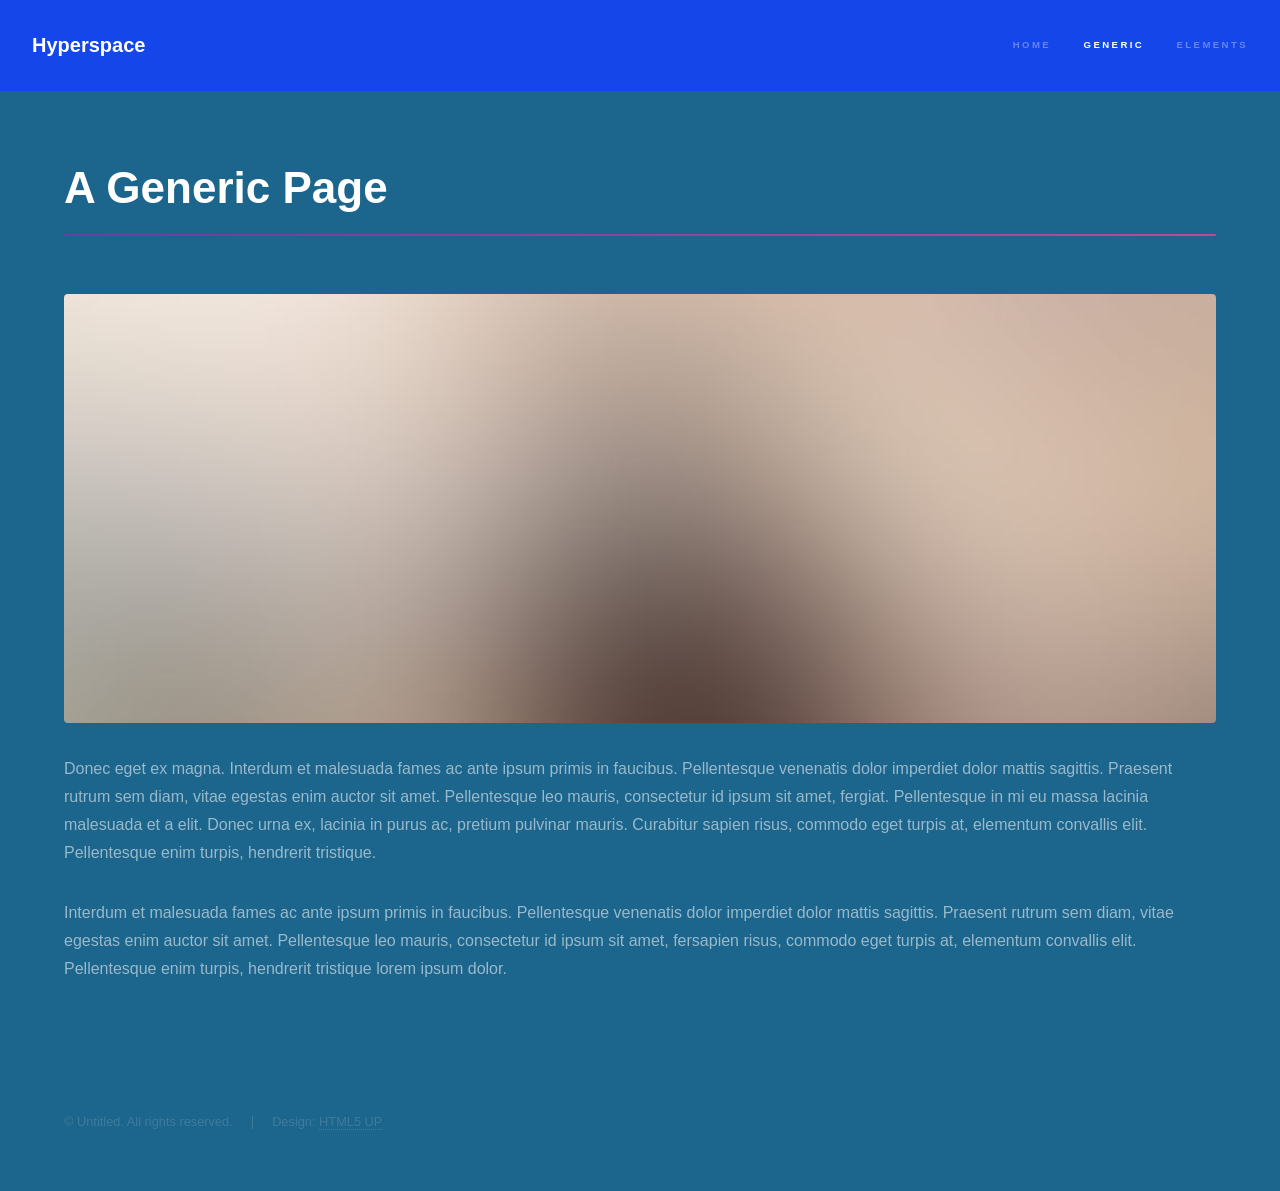
<file: generic.html>
<!DOCTYPE HTML>
<!--
	Hyperspace by HTML5 UP
	html5up.net | @ajlkn
	Free for personal and commercial use under the CCA 3.0 license (html5up.net/license)
-->
<html>
	<head>
		<title>Generic - Hyperspace by HTML5 UP</title>
		<meta charset="utf-8" />
		<meta name="viewport" content="width=device-width, initial-scale=1, user-scalable=no" />
		<link rel="stylesheet" href="assets/css/main.css" />
		<noscript><link rel="stylesheet" href="assets/css/noscript.css" /></noscript>
	</head>
	<body class="is-preload">

		<!-- Header -->
			<header id="header">
				<a href="index.html" class="title">Hyperspace</a>
				<nav>
					<ul>
						<li><a href="index.html">Home</a></li>
						<li><a href="generic.html" class="active">Generic</a></li>
						<li><a href="elements.html">Elements</a></li>
					</ul>
				</nav>
			</header>

		<!-- Wrapper -->
			<div id="wrapper">

				<!-- Main -->
					<section id="main" class="wrapper">
						<div class="inner">
							<h1 class="major">A Generic Page</h1>
							<span class="image fit"><img src="images/pic04.jpg" alt="" /></span>
							<p>Donec eget ex magna. Interdum et malesuada fames ac ante ipsum primis in faucibus. Pellentesque venenatis dolor imperdiet dolor mattis sagittis. Praesent rutrum sem diam, vitae egestas enim auctor sit amet. Pellentesque leo mauris, consectetur id ipsum sit amet, fergiat. Pellentesque in mi eu massa lacinia malesuada et a elit. Donec urna ex, lacinia in purus ac, pretium pulvinar mauris. Curabitur sapien risus, commodo eget turpis at, elementum convallis elit. Pellentesque enim turpis, hendrerit tristique.</p>
							<p>Interdum et malesuada fames ac ante ipsum primis in faucibus. Pellentesque venenatis dolor imperdiet dolor mattis sagittis. Praesent rutrum sem diam, vitae egestas enim auctor sit amet. Pellentesque leo mauris, consectetur id ipsum sit amet, fersapien risus, commodo eget turpis at, elementum convallis elit. Pellentesque enim turpis, hendrerit tristique lorem ipsum dolor.</p>
						</div>
					</section>

			</div>

		<!-- Footer -->
			<footer id="footer" class="wrapper alt">
				<div class="inner">
					<ul class="menu">
						<li>&copy; Untitled. All rights reserved.</li><li>Design: <a href="http://html5up.net">HTML5 UP</a></li>
					</ul>
				</div>
			</footer>

		<!-- Scripts -->
			<script src="assets/js/jquery.min.js"></script>
			<script src="assets/js/jquery.scrollex.min.js"></script>
			<script src="assets/js/jquery.scrolly.min.js"></script>
			<script src="assets/js/browser.min.js"></script>
			<script src="assets/js/breakpoints.min.js"></script>
			<script src="assets/js/util.js"></script>
			<script src="assets/js/main.js"></script>

	</body>
</html>
</file>
<file: assets/css/noscript.css>
/*
	Hyperspace by HTML5 UP
	html5up.net | @ajlkn
	Free for personal and commercial use under the CCA 3.0 license (html5up.net/license)
*/

/* Spotlights */

	.spotlights > section > .image:before {
		opacity: 0 !important;
	}

	.spotlights > section > .content > .inner {
		-moz-transform: none !important;
		-webkit-transform: none !important;
		-ms-transform: none !important;
		transform: none !important;
		opacity: 1 !important;
	}

/* Wrapper */

	.wrapper > .inner {
		opacity: 1 !important;
		-moz-transform: none !important;
		-webkit-transform: none !important;
		-ms-transform: none !important;
		transform: none !important;
	}

/* Sidebar */

	#sidebar > .inner {
		opacity: 1 !important;
	}

	#sidebar nav > ul > li {
		-moz-transform: none !important;
		-webkit-transform: none !important;
		-ms-transform: none !important;
		transform: none !important;
		opacity: 1 !important;
	}
</file>
<file: Pagina web SP/assets/css/noscript.css>
/*
	Hyperspace by HTML5 UP
	html5up.net | @ajlkn
	Free for personal and commercial use under the CCA 3.0 license (html5up.net/license)
*/

/* Spotlights */

	.spotlights > section > .image:before {
		opacity: 0 !important;
	}

	.spotlights > section > .content > .inner {
		-moz-transform: none !important;
		-webkit-transform: none !important;
		-ms-transform: none !important;
		transform: none !important;
		opacity: 1 !important;
	}

/* Wrapper */

	.wrapper > .inner {
		opacity: 1 !important;
		-moz-transform: none !important;
		-webkit-transform: none !important;
		-ms-transform: none !important;
		transform: none !important;
	}

/* Sidebar */

	#sidebar > .inner {
		opacity: 1 !important;
	}

	#sidebar nav > ul > li {
		-moz-transform: none !important;
		-webkit-transform: none !important;
		-ms-transform: none !important;
		transform: none !important;
		opacity: 1 !important;
	}
</file>
<file: assets/css/main.css>
@import url(fontawesome-all.min.css);

/*
	Hyperspace by HTML5 UP
	html5up.net | @ajlkn
	Free for personal and commercial use under the CCA 3.0 license (html5up.net/license)
*/

html, body, div, span, applet, object,
iframe, h1, h2, h3, h4, h5, h6, p, blockquote,
pre, a, abbr, acronym, address, big, cite,
code, del, dfn, em, img, ins, kbd, q, s, samp,
small, strike, strong, sub, sup, tt, var, b,
u, i, center, dl, dt, dd, ol, ul, li, fieldset,
form, label, legend, table, caption, tbody,
tfoot, thead, tr, th, td, article, aside,
canvas, details, embed, figure, figcaption,
footer, header, hgroup, menu, nav, output, ruby,
section, summary, time, mark, audio, video {
	margin: 0;
	padding: 0;
	border: 0;
	font-size: 100%;
	font: inherit;
	vertical-align: baseline;}

article, aside, details, figcaption, figure,
footer, header, hgroup, menu, nav, section {
	display: block;}

body {
	line-height: 1;
}

ol, ul {
	list-style: none;
}

blockquote, q {
	quotes: none;
}

	blockquote:before, blockquote:after, q:before, q:after {
		content: '';
		content: none;
	}

table {
	border-collapse: collapse;
	border-spacing: 0;
}

body {
	-webkit-text-size-adjust: none;
}

mark {
	background-color: transparent;
	color: inherit;
}

input::-moz-focus-inner {
	border: 0;
	padding: 0;
}

input, select, textarea {
	-moz-appearance: none;
	-webkit-appearance: none;
	-ms-appearance: none;
	appearance: none;
}

/* Basic */

	@-ms-viewport {
		width: device-width;
	}

	body {
		-ms-overflow-style: scrollbar;
	}

	@media screen and (max-width: 480px) {

		html, body {
			min-width: 320px;
		}

	}

	html {
		box-sizing: border-box;
	}

	*, *:before, *:after {
		box-sizing: inherit;
	}

	body {
		background:  #1C658C;
	}

		body.is-preload *, body.is-preload *:before, body.is-preload *:after {
			-moz-animation: none !important;
			-webkit-animation: none !important;
			-ms-animation: none !important;
			animation: none !important;
			-moz-transition: none !important;
			-webkit-transition: none !important;
			-ms-transition: none !important;
			transition: none !important;
		}

/* Type */

	body, input, select, textarea {
		color: rgba(255, 255, 255, 0.55);
		font-family: Arial, Helvetica, sans-serif;
		font-size: 16.5pt;
		font-weight: normal;
		line-height: 1.75;
	}

		@media screen and (max-width: 1680px) {

			body, input, select, textarea {
				font-size: 13pt;
			}

		}

		@media screen and (max-width: 1280px) {

			body, input, select, textarea {
				font-size: 12pt;
			}

		}

		@media screen and (max-width: 360px) {

			body, input, select, textarea {
				font-size: 11pt;
			}

		}

	a {
		-moz-transition: color 0.2s ease, border-bottom-color 0.2s ease;
		-webkit-transition: color 0.2s ease, border-bottom-color 0.2s ease;
		-ms-transition: color 0.2s ease, border-bottom-color 0.2s ease;
		transition: color 0.2s ease, border-bottom-color 0.2s ease;
		border-bottom: dotted 1px rgba(255, 255, 255, 0.35);
		color: inherit;
		text-decoration: none;
	}

		a:hover {
			border-bottom-color: transparent;
			color: #ffffff;
		}

	strong, b {
		color: #ffffff;
		font-weight: bold;
	}

	em, i {
		font-style: italic;
	}

	p {
		margin: 0 0 2em 0;
	}

	h1, h2, h3, h4, h5, h6 {
		color: #ffffff;
		font-weight: bold;
		line-height: 1.5;
		margin: 0 0 0.5em 0;
	}

		h1 a, h2 a, h3 a, h4 a, h5 a, h6 a {
			color: inherit;
			text-decoration: none;
		}

	h1 {
		font-size: 2.75em;
	}

		h1.major {
			margin: 0 0 1.3em 0;
			position: relative;
			padding-bottom: 0.35em;
		}

			h1.major:after {
				background-image: -moz-linear-gradient(to right, #5e42a6, #b74e91);
				background-image: -webkit-linear-gradient(to right, #5e42a6, #b74e91);
				background-image: -ms-linear-gradient(to right, #5e42a6, #b74e91);
				background-image: linear-gradient(to right, #5e42a6, #b74e91);
				-moz-transition: max-width 0.2s ease;
				-webkit-transition: max-width 0.2s ease;
				-ms-transition: max-width 0.2s ease;
				transition: max-width 0.2s ease;
				border-radius: 0.2em;
				bottom: 0;
				content: '';
				height: 0.05em;
				position: absolute;
				right: 0;
				width: 100%;
			}

	h2 {
		font-size: 1.75em;
	}

	h3 {
		font-size: 1.1em;
	}

	h4 {
		font-size: 1em;
	}

	h5 {
		font-size: 0.8em;
	}

	h6 {
		font-size: 0.6em;
	}

	@media screen and (max-width: 736px) {

		h1 {
			font-size: 2em;
		}

		h2 {
			font-size: 1.25em;
		}

		h3 {
			font-size: 1em;
		}

		h4 {
			font-size: 0.8em;
		}

		h5 {
			font-size: 0.6em;
		}

		h6 {
			font-size: 0.6em;
		}

	}

	sub {
		font-size: 0.8em;
		position: relative;
		top: 0.5em;
	}

	sup {
		font-size: 0.8em;
		position: relative;
		top: -0.5em;
	}

	blockquote {
		border-left: solid 4px rgba(255, 255, 255, 0.15);
		font-style: italic;
		margin: 0 0 2em 0;
		padding: 0.5em 0 0.5em 2em;
	}

	code {
		background: rgba(255, 255, 255, 0.05);
		border-radius: 0.25em;
		border: solid 1px rgba(255, 255, 255, 0.15);
		font-family: "Courier New", monospace;
		font-size: 0.9em;
		margin: 0 0.25em;
		padding: 0.25em 0.65em;
	}

	pre {
		-webkit-overflow-scrolling: touch;
		font-family: "Courier New", monospace;
		font-size: 0.9em;
		margin: 0 0 2em 0;
	}

		pre code {
			display: block;
			line-height: 1.75em;
			padding: 1em 1.5em;
			overflow-x: auto;
		}

	hr {
		border: 0;
		border-bottom: solid 1px rgba(255, 255, 255, 0.15);
		margin: 2em 0;
	}

		hr.major {
			margin: 3em 0;
		}

	.align-left {
		text-align: left;
	}

	.align-center {
		text-align: center;
	}

	.align-right {
		text-align: right;
	}

/* Row */

	.row {
		display: flex;
		flex-wrap: wrap;
		box-sizing: border-box;
		align-items: stretch;
	}

		.row > * {
			box-sizing: border-box;
		}

		.row.gtr-uniform > * > :last-child {
			margin-bottom: 0;
		}

		.row.aln-left {
			justify-content: flex-start;
		}

		.row.aln-center {
			justify-content: center;
		}

		.row.aln-right {
			justify-content: flex-end;
		}

		.row.aln-top {
			align-items: flex-start;
		}

		.row.aln-middle {
			align-items: center;
		}

		.row.aln-bottom {
			align-items: flex-end;
		}

		.row > .imp {
			order: -1;
		}

		.row > .col-1 {
			width: 8.33333%;
		}

		.row > .off-1 {
			margin-left: 8.33333%;
		}

		.row > .col-2 {
			width: 16.66667%;
		}

		.row > .off-2 {
			margin-left: 16.66667%;
		}

		.row > .col-3 {
			width: 25%;
		}

		.row > .off-3 {
			margin-left: 25%;
		}

		.row > .col-4 {
			width: 33.33333%;
		}

		.row > .off-4 {
			margin-left: 33.33333%;
		}

		.row > .col-5 {
			width: 41.66667%;
		}

		.row > .off-5 {
			margin-left: 41.66667%;
		}

		.row > .col-6 {
			width: 50%;
		}

		.row > .off-6 {
			margin-left: 50%;
		}

		.row > .col-7 {
			width: 58.33333%;
		}

		.row > .off-7 {
			margin-left: 58.33333%;
		}

		.row > .col-8 {
			width: 66.66667%;
		}

		.row > .off-8 {
			margin-left: 66.66667%;
		}

		.row > .col-9 {
			width: 75%;
		}

		.row > .off-9 {
			margin-left: 75%;
		}

		.row > .col-10 {
			width: 83.33333%;
		}

		.row > .off-10 {
			margin-left: 83.33333%;
		}

		.row > .col-11 {
			width: 91.66667%;
		}

		.row > .off-11 {
			margin-left: 91.66667%;
		}

		.row > .col-12 {
			width: 100%;
		}

		.row > .off-12 {
			margin-left: 100%;
		}

		.row.gtr-0 {
			margin-top: 0;
			margin-left: 0em;
		}

			.row.gtr-0 > * {
				padding: 0 0 0 0em;
			}

			.row.gtr-0.gtr-uniform {
				margin-top: 0em;
			}

				.row.gtr-0.gtr-uniform > * {
					padding-top: 0em;
				}

		.row.gtr-25 {
			margin-top: 0;
			margin-left: -0.375em;
		}

			.row.gtr-25 > * {
				padding: 0 0 0 0.375em;
			}

			.row.gtr-25.gtr-uniform {
				margin-top: -0.375em;
			}

				.row.gtr-25.gtr-uniform > * {
					padding-top: 0.375em;
				}

		.row.gtr-50 {
			margin-top: 0;
			margin-left: -0.75em;
		}

			.row.gtr-50 > * {
				padding: 0 0 0 0.75em;
			}

			.row.gtr-50.gtr-uniform {
				margin-top: -0.75em;
			}

				.row.gtr-50.gtr-uniform > * {
					padding-top: 0.75em;
				}

		.row {
			margin-top: 0;
			margin-left: -1.5em;
		}

			.row > * {
				padding: 0 0 0 1.5em;
			}

			.row.gtr-uniform {
				margin-top: -1.5em;
			}

				.row.gtr-uniform > * {
					padding-top: 1.5em;
				}

		.row.gtr-150 {
			margin-top: 0;
			margin-left: -2.25em;
		}

			.row.gtr-150 > * {
				padding: 0 0 0 2.25em;
			}

			.row.gtr-150.gtr-uniform {
				margin-top: -2.25em;
			}

				.row.gtr-150.gtr-uniform > * {
					padding-top: 2.25em;
				}

		.row.gtr-200 {
			margin-top: 0;
			margin-left: -3em;
		}

			.row.gtr-200 > * {
				padding: 0 0 0 3em;
			}

			.row.gtr-200.gtr-uniform {
				margin-top: -3em;
			}

				.row.gtr-200.gtr-uniform > * {
					padding-top: 3em;
				}

		@media screen and (max-width: 1680px) {

			.row {
				display: flex;
				flex-wrap: wrap;
				box-sizing: border-box;
				align-items: stretch;
			}

				.row > * {
					box-sizing: border-box;
				}

				.row.gtr-uniform > * > :last-child {
					margin-bottom: 0;
				}

				.row.aln-left {
					justify-content: flex-start;
				}

				.row.aln-center {
					justify-content: center;
				}

				.row.aln-right {
					justify-content: flex-end;
				}

				.row.aln-top {
					align-items: flex-start;
				}

				.row.aln-middle {
					align-items: center;
				}

				.row.aln-bottom {
					align-items: flex-end;
				}

				.row > .imp-xlarge {
					order: -1;
				}

				.row > .col-1-xlarge {
					width: 8.33333%;
				}

				.row > .off-1-xlarge {
					margin-left: 8.33333%;
				}

				.row > .col-2-xlarge {
					width: 16.66667%;
				}

				.row > .off-2-xlarge {
					margin-left: 16.66667%;
				}

				.row > .col-3-xlarge {
					width: 25%;
				}

				.row > .off-3-xlarge {
					margin-left: 25%;
				}

				.row > .col-4-xlarge {
					width: 33.33333%;
				}

				.row > .off-4-xlarge {
					margin-left: 33.33333%;
				}

				.row > .col-5-xlarge {
					width: 41.66667%;
				}

				.row > .off-5-xlarge {
					margin-left: 41.66667%;
				}

				.row > .col-6-xlarge {
					width: 50%;
				}

				.row > .off-6-xlarge {
					margin-left: 50%;
				}

				.row > .col-7-xlarge {
					width: 58.33333%;
				}

				.row > .off-7-xlarge {
					margin-left: 58.33333%;
				}

				.row > .col-8-xlarge {
					width: 66.66667%;
				}

				.row > .off-8-xlarge {
					margin-left: 66.66667%;
				}

				.row > .col-9-xlarge {
					width: 75%;
				}

				.row > .off-9-xlarge {
					margin-left: 75%;
				}

				.row > .col-10-xlarge {
					width: 83.33333%;
				}

				.row > .off-10-xlarge {
					margin-left: 83.33333%;
				}

				.row > .col-11-xlarge {
					width: 91.66667%;
				}

				.row > .off-11-xlarge {
					margin-left: 91.66667%;
				}

				.row > .col-12-xlarge {
					width: 100%;
				}

				.row > .off-12-xlarge {
					margin-left: 100%;
				}

				.row.gtr-0 {
					margin-top: 0;
					margin-left: 0em;
				}

					.row.gtr-0 > * {
						padding: 0 0 0 0em;
					}

					.row.gtr-0.gtr-uniform {
						margin-top: 0em;
					}

						.row.gtr-0.gtr-uniform > * {
							padding-top: 0em;
						}

				.row.gtr-25 {
					margin-top: 0;
					margin-left: -0.375em;
				}

					.row.gtr-25 > * {
						padding: 0 0 0 0.375em;
					}

					.row.gtr-25.gtr-uniform {
						margin-top: -0.375em;
					}

						.row.gtr-25.gtr-uniform > * {
							padding-top: 0.375em;
						}

				.row.gtr-50 {
					margin-top: 0;
					margin-left: -0.75em;
				}

					.row.gtr-50 > * {
						padding: 0 0 0 0.75em;
					}

					.row.gtr-50.gtr-uniform {
						margin-top: -0.75em;
					}

						.row.gtr-50.gtr-uniform > * {
							padding-top: 0.75em;
						}

				.row {
					margin-top: 0;
					margin-left: -1.5em;
				}

					.row > * {
						padding: 0 0 0 1.5em;
					}

					.row.gtr-uniform {
						margin-top: -1.5em;
					}

						.row.gtr-uniform > * {
							padding-top: 1.5em;
						}

				.row.gtr-150 {
					margin-top: 0;
					margin-left: -2.25em;
				}

					.row.gtr-150 > * {
						padding: 0 0 0 2.25em;
					}

					.row.gtr-150.gtr-uniform {
						margin-top: -2.25em;
					}

						.row.gtr-150.gtr-uniform > * {
							padding-top: 2.25em;
						}

				.row.gtr-200 {
					margin-top: 0;
					margin-left: -3em;
				}

					.row.gtr-200 > * {
						padding: 0 0 0 3em;
					}

					.row.gtr-200.gtr-uniform {
						margin-top: -3em;
					}

						.row.gtr-200.gtr-uniform > * {
							padding-top: 3em;
						}

		}

		@media screen and (max-width: 1280px) {

			.row {
				display: flex;
				flex-wrap: wrap;
				box-sizing: border-box;
				align-items: stretch;
			}

				.row > * {
					box-sizing: border-box;
				}

				.row.gtr-uniform > * > :last-child {
					margin-bottom: 0;
				}

				.row.aln-left {
					justify-content: flex-start;
				}

				.row.aln-center {
					justify-content: center;
				}

				.row.aln-right {
					justify-content: flex-end;
				}

				.row.aln-top {
					align-items: flex-start;
				}

				.row.aln-middle {
					align-items: center;
				}

				.row.aln-bottom {
					align-items: flex-end;
				}

				.row > .imp-large {
					order: -1;
				}

				.row > .col-1-large {
					width: 8.33333%;
				}

				.row > .off-1-large {
					margin-left: 8.33333%;
				}

				.row > .col-2-large {
					width: 16.66667%;
				}

				.row > .off-2-large {
					margin-left: 16.66667%;
				}

				.row > .col-3-large {
					width: 25%;
				}

				.row > .off-3-large {
					margin-left: 25%;
				}

				.row > .col-4-large {
					width: 33.33333%;
				}

				.row > .off-4-large {
					margin-left: 33.33333%;
				}

				.row > .col-5-large {
					width: 41.66667%;
				}

				.row > .off-5-large {
					margin-left: 41.66667%;
				}

				.row > .col-6-large {
					width: 50%;
				}

				.row > .off-6-large {
					margin-left: 50%;
				}

				.row > .col-7-large {
					width: 58.33333%;
				}

				.row > .off-7-large {
					margin-left: 58.33333%;
				}

				.row > .col-8-large {
					width: 66.66667%;
				}

				.row > .off-8-large {
					margin-left: 66.66667%;
				}

				.row > .col-9-large {
					width: 75%;
				}

				.row > .off-9-large {
					margin-left: 75%;
				}

				.row > .col-10-large {
					width: 83.33333%;
				}

				.row > .off-10-large {
					margin-left: 83.33333%;
				}

				.row > .col-11-large {
					width: 91.66667%;
				}

				.row > .off-11-large {
					margin-left: 91.66667%;
				}

				.row > .col-12-large {
					width: 100%;
				}

				.row > .off-12-large {
					margin-left: 100%;
				}

				.row.gtr-0 {
					margin-top: 0;
					margin-left: 0em;
				}

					.row.gtr-0 > * {
						padding: 0 0 0 0em;
					}

					.row.gtr-0.gtr-uniform {
						margin-top: 0em;
					}

						.row.gtr-0.gtr-uniform > * {
							padding-top: 0em;
						}

				.row.gtr-25 {
					margin-top: 0;
					margin-left: -0.375em;
				}

					.row.gtr-25 > * {
						padding: 0 0 0 0.375em;
					}

					.row.gtr-25.gtr-uniform {
						margin-top: -0.375em;
					}

						.row.gtr-25.gtr-uniform > * {
							padding-top: 0.375em;
						}

				.row.gtr-50 {
					margin-top: 0;
					margin-left: -0.75em;
				}

					.row.gtr-50 > * {
						padding: 0 0 0 0.75em;
					}

					.row.gtr-50.gtr-uniform {
						margin-top: -0.75em;
					}

						.row.gtr-50.gtr-uniform > * {
							padding-top: 0.75em;
						}

				.row {
					margin-top: 0;
					margin-left: -1.5em;
				}

					.row > * {
						padding: 0 0 0 1.5em;
					}

					.row.gtr-uniform {
						margin-top: -1.5em;
					}

						.row.gtr-uniform > * {
							padding-top: 1.5em;
						}

				.row.gtr-150 {
					margin-top: 0;
					margin-left: -2.25em;
				}

					.row.gtr-150 > * {
						padding: 0 0 0 2.25em;
					}

					.row.gtr-150.gtr-uniform {
						margin-top: -2.25em;
					}

						.row.gtr-150.gtr-uniform > * {
							padding-top: 2.25em;
						}

				.row.gtr-200 {
					margin-top: 0;
					margin-left: -3em;
				}

					.row.gtr-200 > * {
						padding: 0 0 0 3em;
					}

					.row.gtr-200.gtr-uniform {
						margin-top: -3em;
					}

						.row.gtr-200.gtr-uniform > * {
							padding-top: 3em;
						}

		}

		@media screen and (max-width: 980px) {

			.row {
				display: flex;
				flex-wrap: wrap;
				box-sizing: border-box;
				align-items: stretch;
			}

				.row > * {
					box-sizing: border-box;
				}

				.row.gtr-uniform > * > :last-child {
					margin-bottom: 0;
				}

				.row.aln-left {
					justify-content: flex-start;
				}

				.row.aln-center {
					justify-content: center;
				}

				.row.aln-right {
					justify-content: flex-end;
				}

				.row.aln-top {
					align-items: flex-start;
				}

				.row.aln-middle {
					align-items: center;
				}

				.row.aln-bottom {
					align-items: flex-end;
				}

				.row > .imp-medium {
					order: -1;
				}

				.row > .col-1-medium {
					width: 8.33333%;
				}

				.row > .off-1-medium {
					margin-left: 8.33333%;
				}

				.row > .col-2-medium {
					width: 16.66667%;
				}

				.row > .off-2-medium {
					margin-left: 16.66667%;
				}

				.row > .col-3-medium {
					width: 25%;
				}

				.row > .off-3-medium {
					margin-left: 25%;
				}

				.row > .col-4-medium {
					width: 33.33333%;
				}

				.row > .off-4-medium {
					margin-left: 33.33333%;
				}

				.row > .col-5-medium {
					width: 41.66667%;
				}

				.row > .off-5-medium {
					margin-left: 41.66667%;
				}

				.row > .col-6-medium {
					width: 50%;
				}

				.row > .off-6-medium {
					margin-left: 50%;
				}

				.row > .col-7-medium {
					width: 58.33333%;
				}

				.row > .off-7-medium {
					margin-left: 58.33333%;
				}

				.row > .col-8-medium {
					width: 66.66667%;
				}

				.row > .off-8-medium {
					margin-left: 66.66667%;
				}

				.row > .col-9-medium {
					width: 75%;
				}

				.row > .off-9-medium {
					margin-left: 75%;
				}

				.row > .col-10-medium {
					width: 83.33333%;
				}

				.row > .off-10-medium {
					margin-left: 83.33333%;
				}

				.row > .col-11-medium {
					width: 91.66667%;
				}

				.row > .off-11-medium {
					margin-left: 91.66667%;
				}

				.row > .col-12-medium {
					width: 100%;
				}

				.row > .off-12-medium {
					margin-left: 100%;
				}

				.row.gtr-0 {
					margin-top: 0;
					margin-left: 0em;
				}

					.row.gtr-0 > * {
						padding: 0 0 0 0em;
					}

					.row.gtr-0.gtr-uniform {
						margin-top: 0em;
					}

						.row.gtr-0.gtr-uniform > * {
							padding-top: 0em;
						}

				.row.gtr-25 {
					margin-top: 0;
					margin-left: -0.375em;
				}

					.row.gtr-25 > * {
						padding: 0 0 0 0.375em;
					}

					.row.gtr-25.gtr-uniform {
						margin-top: -0.375em;
					}

						.row.gtr-25.gtr-uniform > * {
							padding-top: 0.375em;
						}

				.row.gtr-50 {
					margin-top: 0;
					margin-left: -0.75em;
				}

					.row.gtr-50 > * {
						padding: 0 0 0 0.75em;
					}

					.row.gtr-50.gtr-uniform {
						margin-top: -0.75em;
					}

						.row.gtr-50.gtr-uniform > * {
							padding-top: 0.75em;
						}

				.row {
					margin-top: 0;
					margin-left: -1.5em;
				}

					.row > * {
						padding: 0 0 0 1.5em;
					}

					.row.gtr-uniform {
						margin-top: -1.5em;
					}

						.row.gtr-uniform > * {
							padding-top: 1.5em;
						}

				.row.gtr-150 {
					margin-top: 0;
					margin-left: -2.25em;
				}

					.row.gtr-150 > * {
						padding: 0 0 0 2.25em;
					}

					.row.gtr-150.gtr-uniform {
						margin-top: -2.25em;
					}

						.row.gtr-150.gtr-uniform > * {
							padding-top: 2.25em;
						}

				.row.gtr-200 {
					margin-top: 0;
					margin-left: -3em;
				}

					.row.gtr-200 > * {
						padding: 0 0 0 3em;
					}

					.row.gtr-200.gtr-uniform {
						margin-top: -3em;
					}

						.row.gtr-200.gtr-uniform > * {
							padding-top: 3em;
						}

		}

		@media screen and (max-width: 736px) {

			.row {
				display: flex;
				flex-wrap: wrap;
				box-sizing: border-box;
				align-items: stretch;
			}

				.row > * {
					box-sizing: border-box;
				}

				.row.gtr-uniform > * > :last-child {
					margin-bottom: 0;
				}

				.row.aln-left {
					justify-content: flex-start;
				}

				.row.aln-center {
					justify-content: center;
				}

				.row.aln-right {
					justify-content: flex-end;
				}

				.row.aln-top {
					align-items: flex-start;
				}

				.row.aln-middle {
					align-items: center;
				}

				.row.aln-bottom {
					align-items: flex-end;
				}

				.row > .imp-small {
					order: -1;
				}

				.row > .col-1-small {
					width: 8.33333%;
				}

				.row > .off-1-small {
					margin-left: 8.33333%;
				}

				.row > .col-2-small {
					width: 16.66667%;
				}

				.row > .off-2-small {
					margin-left: 16.66667%;
				}

				.row > .col-3-small {
					width: 25%;
				}

				.row > .off-3-small {
					margin-left: 25%;
				}

				.row > .col-4-small {
					width: 33.33333%;
				}

				.row > .off-4-small {
					margin-left: 33.33333%;
				}

				.row > .col-5-small {
					width: 41.66667%;
				}

				.row > .off-5-small {
					margin-left: 41.66667%;
				}

				.row > .col-6-small {
					width: 50%;
				}

				.row > .off-6-small {
					margin-left: 50%;
				}

				.row > .col-7-small {
					width: 58.33333%;
				}

				.row > .off-7-small {
					margin-left: 58.33333%;
				}

				.row > .col-8-small {
					width: 66.66667%;
				}

				.row > .off-8-small {
					margin-left: 66.66667%;
				}

				.row > .col-9-small {
					width: 75%;
				}

				.row > .off-9-small {
					margin-left: 75%;
				}

				.row > .col-10-small {
					width: 83.33333%;
				}

				.row > .off-10-small {
					margin-left: 83.33333%;
				}

				.row > .col-11-small {
					width: 91.66667%;
				}

				.row > .off-11-small {
					margin-left: 91.66667%;
				}

				.row > .col-12-small {
					width: 100%;
				}

				.row > .off-12-small {
					margin-left: 100%;
				}

				.row.gtr-0 {
					margin-top: 0;
					margin-left: 0em;
				}

					.row.gtr-0 > * {
						padding: 0 0 0 0em;
					}

					.row.gtr-0.gtr-uniform {
						margin-top: 0em;
					}

						.row.gtr-0.gtr-uniform > * {
							padding-top: 0em;
						}

				.row.gtr-25 {
					margin-top: 0;
					margin-left: -0.375em;
				}

					.row.gtr-25 > * {
						padding: 0 0 0 0.375em;
					}

					.row.gtr-25.gtr-uniform {
						margin-top: -0.375em;
					}

						.row.gtr-25.gtr-uniform > * {
							padding-top: 0.375em;
						}

				.row.gtr-50 {
					margin-top: 0;
					margin-left: -0.75em;
				}

					.row.gtr-50 > * {
						padding: 0 0 0 0.75em;
					}

					.row.gtr-50.gtr-uniform {
						margin-top: -0.75em;
					}

						.row.gtr-50.gtr-uniform > * {
							padding-top: 0.75em;
						}

				.row {
					margin-top: 0;
					margin-left: -1.5em;
				}

					.row > * {
						padding: 0 0 0 1.5em;
					}

					.row.gtr-uniform {
						margin-top: -1.5em;
					}

						.row.gtr-uniform > * {
							padding-top: 1.5em;
						}

				.row.gtr-150 {
					margin-top: 0;
					margin-left: -2.25em;
				}

					.row.gtr-150 > * {
						padding: 0 0 0 2.25em;
					}

					.row.gtr-150.gtr-uniform {
						margin-top: -2.25em;
					}

						.row.gtr-150.gtr-uniform > * {
							padding-top: 2.25em;
						}

				.row.gtr-200 {
					margin-top: 0;
					margin-left: -3em;
				}

					.row.gtr-200 > * {
						padding: 0 0 0 3em;
					}

					.row.gtr-200.gtr-uniform {
						margin-top: -3em;
					}

						.row.gtr-200.gtr-uniform > * {
							padding-top: 3em;
						}

		}

		@media screen and (max-width: 480px) {

			.row {
				display: flex;
				flex-wrap: wrap;
				box-sizing: border-box;
				align-items: stretch;
			}

				.row > * {
					box-sizing: border-box;
				}

				.row.gtr-uniform > * > :last-child {
					margin-bottom: 0;
				}

				.row.aln-left {
					justify-content: flex-start;
				}

				.row.aln-center {
					justify-content: center;
				}

				.row.aln-right {
					justify-content: flex-end;
				}

				.row.aln-top {
					align-items: flex-start;
				}

				.row.aln-middle {
					align-items: center;
				}

				.row.aln-bottom {
					align-items: flex-end;
				}

				.row > .imp-xsmall {
					order: -1;
				}

				.row > .col-1-xsmall {
					width: 8.33333%;
				}

				.row > .off-1-xsmall {
					margin-left: 8.33333%;
				}

				.row > .col-2-xsmall {
					width: 16.66667%;
				}

				.row > .off-2-xsmall {
					margin-left: 16.66667%;
				}

				.row > .col-3-xsmall {
					width: 25%;
				}

				.row > .off-3-xsmall {
					margin-left: 25%;
				}

				.row > .col-4-xsmall {
					width: 33.33333%;
				}

				.row > .off-4-xsmall {
					margin-left: 33.33333%;
				}

				.row > .col-5-xsmall {
					width: 41.66667%;
				}

				.row > .off-5-xsmall {
					margin-left: 41.66667%;
				}

				.row > .col-6-xsmall {
					width: 50%;
				}

				.row > .off-6-xsmall {
					margin-left: 50%;
				}

				.row > .col-7-xsmall {
					width: 58.33333%;
				}

				.row > .off-7-xsmall {
					margin-left: 58.33333%;
				}

				.row > .col-8-xsmall {
					width: 66.66667%;
				}

				.row > .off-8-xsmall {
					margin-left: 66.66667%;
				}

				.row > .col-9-xsmall {
					width: 75%;
				}

				.row > .off-9-xsmall {
					margin-left: 75%;
				}

				.row > .col-10-xsmall {
					width: 83.33333%;
				}

				.row > .off-10-xsmall {
					margin-left: 83.33333%;
				}

				.row > .col-11-xsmall {
					width: 91.66667%;
				}

				.row > .off-11-xsmall {
					margin-left: 91.66667%;
				}

				.row > .col-12-xsmall {
					width: 100%;
				}

				.row > .off-12-xsmall {
					margin-left: 100%;
				}

				.row.gtr-0 {
					margin-top: 0;
					margin-left: 0em;
				}

					.row.gtr-0 > * {
						padding: 0 0 0 0em;
					}

					.row.gtr-0.gtr-uniform {
						margin-top: 0em;
					}

						.row.gtr-0.gtr-uniform > * {
							padding-top: 0em;
						}

				.row.gtr-25 {
					margin-top: 0;
					margin-left: -0.375em;
				}

					.row.gtr-25 > * {
						padding: 0 0 0 0.375em;
					}

					.row.gtr-25.gtr-uniform {
						margin-top: -0.375em;
					}

						.row.gtr-25.gtr-uniform > * {
							padding-top: 0.375em;
						}

				.row.gtr-50 {
					margin-top: 0;
					margin-left: -0.75em;
				}

					.row.gtr-50 > * {
						padding: 0 0 0 0.75em;
					}

					.row.gtr-50.gtr-uniform {
						margin-top: -0.75em;
					}

						.row.gtr-50.gtr-uniform > * {
							padding-top: 0.75em;
						}

				.row {
					margin-top: 0;
					margin-left: -1.5em;
				}

					.row > * {
						padding: 0 0 0 1.5em;
					}

					.row.gtr-uniform {
						margin-top: -1.5em;
					}

						.row.gtr-uniform > * {
							padding-top: 1.5em;
						}

				.row.gtr-150 {
					margin-top: 0;
					margin-left: -2.25em;
				}

					.row.gtr-150 > * {
						padding: 0 0 0 2.25em;
					}

					.row.gtr-150.gtr-uniform {
						margin-top: -2.25em;
					}

						.row.gtr-150.gtr-uniform > * {
							padding-top: 2.25em;
						}

				.row.gtr-200 {
					margin-top: 0;
					margin-left: -3em;
				}

					.row.gtr-200 > * {
						padding: 0 0 0 3em;
					}

					.row.gtr-200.gtr-uniform {
						margin-top: -3em;
					}

						.row.gtr-200.gtr-uniform > * {
							padding-top: 3em;
						}

		}

/* Box */

	.box {
		border-radius: 0.25em;
		border: solid 1px rgba(255, 255, 255, 0.15);
		margin-bottom: 2em;
		padding: 1.5em;
	}

		.box > :last-child,
		.box > :last-child > :last-child,
		.box > :last-child > :last-child > :last-child {
			margin-bottom: 0;
		}

		.box.alt {
			border: 0;
			border-radius: 0;
			padding: 0;
		}

/* Button */

	input[type="submit"],
	input[type="reset"],
	input[type="button"],
	button,
	.button {
		-moz-appearance: none;
		-webkit-appearance: none;
		-ms-appearance: none;
		appearance: none;
		-moz-transition: border-color 0.2s ease;
		-webkit-transition: border-color 0.2s ease;
		-ms-transition: border-color 0.2s ease;
		transition: border-color 0.2s ease;
		background-color: transparent;
		border: solid 1px !important;
		border-color: rgba(255, 255, 255, 0.15) !important;
		border-radius: 3em;
		color: #ffffff !important;
		cursor: pointer;
		display: inline-block;
		font-size: 0.6em;
		font-weight: bold;
		height: calc(4.75em + 2px);
		letter-spacing: 0.25em;
		line-height: 4.75em;
		outline: 0;
		padding: 0 3.75em;
		position: relative;
		text-align: center;
		text-decoration: none;
		text-transform: uppercase;
		white-space: nowrap;
	}

		input[type="submit"]:after,
		input[type="reset"]:after,
		input[type="button"]:after,
		button:after,
		.button:after {
			-moz-transform: scale(0.25);
			-webkit-transform: scale(0.25);
			-ms-transform: scale(0.25);
			transform: scale(0.25);
			pointer-events: none;
			-moz-transition: opacity 0.2s ease, -moz-transform 0.2s ease;
			-webkit-transition: opacity 0.2s ease, -webkit-transform 0.2s ease;
			-ms-transition: opacity 0.2s ease, -ms-transform 0.2s ease;
			transition: opacity 0.2s ease, transform 0.2s ease;
			background: #ffffff;
			border-radius: 3em;
			content: '';
			height: 100%;
			left: 0;
			opacity: 0;
			position: absolute;
			top: 0;
			width: 100%;
		}

		input[type="submit"].icon:before,
		input[type="reset"].icon:before,
		input[type="button"].icon:before,
		button.icon:before,
		.button.icon:before {
			margin-right: 0.75em;
		}

		input[type="submit"].fit,
		input[type="reset"].fit,
		input[type="button"].fit,
		button.fit,
		.button.fit {
			width: 100%;
		}

		input[type="submit"].small,
		input[type="reset"].small,
		input[type="button"].small,
		button.small,
		.button.small {
			font-size: 0.4em;
		}

		input[type="submit"].large,
		input[type="reset"].large,
		input[type="button"].large,
		button.large,
		.button.large {
			font-size: 0.8em;
		}

		input[type="submit"].primary,
		input[type="reset"].primary,
		input[type="button"].primary,
		button.primary,
		.button.primary {
			background-color: #ffffff;
			color: #312450 !important;
		}

			input[type="submit"].primary:after,
			input[type="reset"].primary:after,
			input[type="button"].primary:after,
			button.primary:after,
			.button.primary:after {
				display: none;
			}

		input[type="submit"].disabled, input[type="submit"]:disabled,
		input[type="reset"].disabled,
		input[type="reset"]:disabled,
		input[type="button"].disabled,
		input[type="button"]:disabled,
		button.disabled,
		button:disabled,
		.button.disabled,
		.button:disabled {
			cursor: default;
			opacity: 0.5;
			pointer-events: none;
		}

		input[type="submit"]:hover,
		input[type="reset"]:hover,
		input[type="button"]:hover,
		button:hover,
		.button:hover {
			border-color: rgba(255, 255, 255, 0.55) !important;
		}

			input[type="submit"]:hover:after,
			input[type="reset"]:hover:after,
			input[type="button"]:hover:after,
			button:hover:after,
			.button:hover:after {
				opacity: 0.05;
				-moz-transform: scale(1);
				-webkit-transform: scale(1);
				-ms-transform: scale(1);
				transform: scale(1);
			}

			input[type="submit"]:hover:active,
			input[type="reset"]:hover:active,
			input[type="button"]:hover:active,
			button:hover:active,
			.button:hover:active {
				border-color: #ffffff !important;
			}

				input[type="submit"]:hover:active:after,
				input[type="reset"]:hover:active:after,
				input[type="button"]:hover:active:after,
				button:hover:active:after,
				.button:hover:active:after {
					opacity: 0.1;
				}

/* Features */

	.features {
		display: -moz-flex;
		display: -webkit-flex;
		display: -ms-flex;
		display: flex;
		-moz-flex-wrap: wrap;
		-webkit-flex-wrap: wrap;
		-ms-flex-wrap: wrap;
		flex-wrap: wrap;
		border-radius: 0.25em;
		border: solid 1px rgba(255, 255, 255, 0.15);
		background: rgba(255, 255, 255, 0.05);
		margin: 0 0 2em 0;
	}

		.features section {
			padding: 3.5em 3em 1em 7em ;
			width: 50%;
			border-top: solid 1px rgba(255, 255, 255, 0.15);
			position: relative;
		}

			.features section:nth-child(-n + 2) {
				border-top-width: 0;
			}

			.features section:nth-child(2n) {
				border-left: solid 1px rgba(255, 255, 255, 0.15);
			}

			.features section .icon {
				-moz-transition: opacity 0.5s ease, -moz-transform 0.5s ease;
				-webkit-transition: opacity 0.5s ease, -webkit-transform 0.5s ease;
				-ms-transition: opacity 0.5s ease, -ms-transform 0.5s ease;
				transition: opacity 0.5s ease, transform 0.5s ease;
				-moz-transition-delay: 1s;
				-webkit-transition-delay: 1s;
				-ms-transition-delay: 1s;
				transition-delay: 1s;
				-moz-transform: scale(1);
				-webkit-transform: scale(1);
				-ms-transform: scale(1);
				transform: scale(1);
				position: absolute;
				left: 3em;
				top: 3em;
				opacity: 1;
			}

			.features section:nth-child(1) .icon {
				-moz-transition-delay: 0.15s;
				-webkit-transition-delay: 0.15s;
				-ms-transition-delay: 0.15s;
				transition-delay: 0.15s;
			}

			.features section:nth-child(2) .icon {
				-moz-transition-delay: 0.3s;
				-webkit-transition-delay: 0.3s;
				-ms-transition-delay: 0.3s;
				transition-delay: 0.3s;
			}

			.features section:nth-child(3) .icon {
				-moz-transition-delay: 0.45s;
				-webkit-transition-delay: 0.45s;
				-ms-transition-delay: 0.45s;
				transition-delay: 0.45s;
			}

			.features section:nth-child(4) .icon {
				-moz-transition-delay: 0.6s;
				-webkit-transition-delay: 0.6s;
				-ms-transition-delay: 0.6s;
				transition-delay: 0.6s;
			}

			.features section:nth-child(5) .icon {
				-moz-transition-delay: 0.75s;
				-webkit-transition-delay: 0.75s;
				-ms-transition-delay: 0.75s;
				transition-delay: 0.75s;
			}

			.features section:nth-child(6) .icon {
				-moz-transition-delay: 0.9s;
				-webkit-transition-delay: 0.9s;
				-ms-transition-delay: 0.9s;
				transition-delay: 0.9s;
			}

			.features section:nth-child(7) .icon {
				-moz-transition-delay: 1.05s;
				-webkit-transition-delay: 1.05s;
				-ms-transition-delay: 1.05s;
				transition-delay: 1.05s;
			}

			.features section:nth-child(8) .icon {
				-moz-transition-delay: 1.2s;
				-webkit-transition-delay: 1.2s;
				-ms-transition-delay: 1.2s;
				transition-delay: 1.2s;
			}

			.features section:nth-child(9) .icon {
				-moz-transition-delay: 1.35s;
				-webkit-transition-delay: 1.35s;
				-ms-transition-delay: 1.35s;
				transition-delay: 1.35s;
			}

			.features section:nth-child(10) .icon {
				-moz-transition-delay: 1.5s;
				-webkit-transition-delay: 1.5s;
				-ms-transition-delay: 1.5s;
				transition-delay: 1.5s;
			}

			.features section:nth-child(11) .icon {
				-moz-transition-delay: 1.65s;
				-webkit-transition-delay: 1.65s;
				-ms-transition-delay: 1.65s;
				transition-delay: 1.65s;
			}

			.features section:nth-child(12) .icon {
				-moz-transition-delay: 1.8s;
				-webkit-transition-delay: 1.8s;
				-ms-transition-delay: 1.8s;
				transition-delay: 1.8s;
			}

			.features section:nth-child(13) .icon {
				-moz-transition-delay: 1.95s;
				-webkit-transition-delay: 1.95s;
				-ms-transition-delay: 1.95s;
				transition-delay: 1.95s;
			}

			.features section:nth-child(14) .icon {
				-moz-transition-delay: 2.1s;
				-webkit-transition-delay: 2.1s;
				-ms-transition-delay: 2.1s;
				transition-delay: 2.1s;
			}

			.features section:nth-child(15) .icon {
				-moz-transition-delay: 2.25s;
				-webkit-transition-delay: 2.25s;
				-ms-transition-delay: 2.25s;
				transition-delay: 2.25s;
			}

			.features section:nth-child(16) .icon {
				-moz-transition-delay: 2.4s;
				-webkit-transition-delay: 2.4s;
				-ms-transition-delay: 2.4s;
				transition-delay: 2.4s;
			}

			.features section:nth-child(17) .icon {
				-moz-transition-delay: 2.55s;
				-webkit-transition-delay: 2.55s;
				-ms-transition-delay: 2.55s;
				transition-delay: 2.55s;
			}

			.features section:nth-child(18) .icon {
				-moz-transition-delay: 2.7s;
				-webkit-transition-delay: 2.7s;
				-ms-transition-delay: 2.7s;
				transition-delay: 2.7s;
			}

			.features section:nth-child(19) .icon {
				-moz-transition-delay: 2.85s;
				-webkit-transition-delay: 2.85s;
				-ms-transition-delay: 2.85s;
				transition-delay: 2.85s;
			}

			.features section:nth-child(20) .icon {
				-moz-transition-delay: 3s;
				-webkit-transition-delay: 3s;
				-ms-transition-delay: 3s;
				transition-delay: 3s;
			}

		.features.inactive section .icon {
			-moz-transform: scale(0.5);
			-webkit-transform: scale(0.5);
			-ms-transform: scale(0.5);
			transform: scale(0.5);
			opacity: 0;
		}

		@media screen and (max-width: 980px) {

			.features {
				display: block;
			}

				.features section {
					border-top-width: 1px !important;
					border-left-width: 0 !important;
					width: 100%;
				}

					.features section:first-child {
						border-top-width: 0 !important;
					}

		}

		@media screen and (max-width: 736px) {

			.features section {
				padding: 2.5em 1.5em 0.1em 5.5em ;
			}

				.features section .icon {
					left: 1.5em;
					top: 2em;
				}

		}

		@media screen and (max-width: 480px) {

			.features section {
				padding: 2em 1.5em 0.1em 1.5em ;
			}

				.features section .icon {
					left: 0;
					position: relative;
					top: 0;
				}

		}

/* Form */

	form {
		margin: 0 0 2em 0;
	}

		form > :last-child {
			margin-bottom: 0;
		}

		form > .fields {
			display: -moz-flex;
			display: -webkit-flex;
			display: -ms-flex;
			display: flex;
			-moz-flex-wrap: wrap;
			-webkit-flex-wrap: wrap;
			-ms-flex-wrap: wrap;
			flex-wrap: wrap;
			width: calc(100% + 3em);
			margin: -1.5em 0 2em -1.5em;
		}

			form > .fields > .field {
				-moz-flex-grow: 0;
				-webkit-flex-grow: 0;
				-ms-flex-grow: 0;
				flex-grow: 0;
				-moz-flex-shrink: 0;
				-webkit-flex-shrink: 0;
				-ms-flex-shrink: 0;
				flex-shrink: 0;
				padding: 1.5em 0 0 1.5em;
				width: calc(100% - 1.5em);
			}

				form > .fields > .field.half {
					width: calc(50% - 0.75em);
				}

				form > .fields > .field.third {
					width: calc(100%/3 - 0.5em);
				}

				form > .fields > .field.quarter {
					width: calc(25% - 0.375em);
				}

		@media screen and (max-width: 480px) {

			form > .fields {
				width: calc(100% + 3em);
				margin: -1.5em 0 2em -1.5em;
			}

				form > .fields > .field {
					padding: 1.5em 0 0 1.5em;
					width: calc(100% - 1.5em);
				}

					form > .fields > .field.half {
						width: calc(100% - 1.5em);
					}

					form > .fields > .field.third {
						width: calc(100% - 1.5em);
					}

					form > .fields > .field.quarter {
						width: calc(100% - 1.5em);
					}

		}

	label {
		color: #ffffff;
		font-weight: bold;
		line-height: 1.5;
		margin: 0 0 0.7em 0;
		display: block;
		font-size: 1.1em;
	}

	input[type="text"],
	input[type="password"],
	input[type="email"],
	input[type="tel"],
	select,
	textarea {
		-moz-appearance: none;
		-webkit-appearance: none;
		-ms-appearance: none;
		appearance: none;
		background: rgba(255, 255, 255, 0.05);
		border-radius: 0.25em;
		border: none;
		border: solid 1px rgba(255, 255, 255, 0.15);
		color: inherit;
		display: block;
		outline: 0;
		padding: 0 1em;
		text-decoration: none;
		width: 100%;
	}

		input[type="text"]:invalid,
		input[type="password"]:invalid,
		input[type="email"]:invalid,
		input[type="tel"]:invalid,
		select:invalid,
		textarea:invalid {
			box-shadow: none;
		}

		input[type="text"]:focus,
		input[type="password"]:focus,
		input[type="email"]:focus,
		input[type="tel"]:focus,
		select:focus,
		textarea:focus {
			border-color: #ffffff;
			box-shadow: 0 0 0 1px #ffffff;
		}

	select {
		background-image: url("data:image/svg+xml;charset=utf8,%3Csvg xmlns='http://www.w3.org/2000/svg' width='40' height='40' preserveAspectRatio='none' viewBox='0 0 40 40'%3E%3Cpath d='M9.4,12.3l10.4,10.4l10.4-10.4c0.2-0.2,0.5-0.4,0.9-0.4c0.3,0,0.6,0.1,0.9,0.4l3.3,3.3c0.2,0.2,0.4,0.5,0.4,0.9 c0,0.4-0.1,0.6-0.4,0.9L20.7,31.9c-0.2,0.2-0.5,0.4-0.9,0.4c-0.3,0-0.6-0.1-0.9-0.4L4.3,17.3c-0.2-0.2-0.4-0.5-0.4-0.9 c0-0.4,0.1-0.6,0.4-0.9l3.3-3.3c0.2-0.2,0.5-0.4,0.9-0.4S9.1,12.1,9.4,12.3z' fill='rgba(255, 255, 255, 0.15)' /%3E%3C/svg%3E");
		background-size: 1.25rem;
		background-repeat: no-repeat;
		background-position: calc(100% - 1rem) center;
		height: 2.75em;
		padding-right: 2.75em;
		text-overflow: ellipsis;
	}

		select option {
			color: #ffffff;
			background: #312450;
		}

		select:focus::-ms-value {
			background-color: transparent;
		}

		select::-ms-expand {
			display: none;
		}

	input[type="text"],
	input[type="password"],
	input[type="email"],
	select {
		height: 2.75em;
	}

	textarea {
		padding: 0.75em 1em;
	}

		body.is-ie textarea {
			min-height: 10em;
		}

	input[type="checkbox"],
	input[type="radio"] {
		-moz-appearance: none;
		-webkit-appearance: none;
		-ms-appearance: none;
		appearance: none;
		display: block;
		float: left;
		margin-right: -2em;
		opacity: 0;
		width: 1em;
		z-index: -1;
	}

		input[type="checkbox"] + label,
		input[type="radio"] + label {
			text-decoration: none;
			color: rgba(255, 255, 255, 0.55);
			cursor: pointer;
			display: inline-block;
			font-size: 1em;
			font-weight: normal;
			padding-left: 2.4em;
			padding-right: 0.75em;
			position: relative;
		}

			input[type="checkbox"] + label:before,
			input[type="radio"] + label:before {
				-moz-osx-font-smoothing: grayscale;
				-webkit-font-smoothing: antialiased;
				display: inline-block;
				font-style: normal;
				font-variant: normal;
				text-rendering: auto;
				line-height: 1;
				text-transform: none !important;
				font-family: 'Font Awesome 5 Free';
				font-weight: 900;
			}

			input[type="checkbox"] + label:before,
			input[type="radio"] + label:before {
				background: rgba(255, 255, 255, 0.05);
				border-radius: 0.25em;
				border: solid 1px rgba(255, 255, 255, 0.15);
				content: '';
				display: inline-block;
				font-size: 0.8em;
				height: 2.0625em;
				left: 0;
				line-height: 2.0625em;
				position: absolute;
				text-align: center;
				top: 0;
				width: 2.0625em;
			}

		input[type="checkbox"]:checked + label:before,
		input[type="radio"]:checked + label:before {
			background: #ffffff;
			border-color: #ffffff;
			color: #b74e91;
			content: '\f00c';
		}

		input[type="checkbox"]:focus + label:before,
		input[type="radio"]:focus + label:before {
			border-color: #ffffff;
			box-shadow: 0 0 0 1px #ffffff;
		}

	input[type="checkbox"] + label:before {
		border-radius: 0.25em;
	}

	input[type="radio"] + label:before {
		border-radius: 100%;
	}

	::-webkit-input-placeholder {
		color: rgba(255, 255, 255, 0.35) !important;
		opacity: 1.0;
	}

	:-moz-placeholder {
		color: rgba(255, 255, 255, 0.35) !important;
		opacity: 1.0;
	}

	::-moz-placeholder {
		color: rgba(255, 255, 255, 0.35) !important;
		opacity: 1.0;
	}

	:-ms-input-placeholder {
		color: rgba(255, 255, 255, 0.35) !important;
		opacity: 1.0;
	}

/* Icon */

	.icon {
		text-decoration: none;
		border-bottom: none;
		position: relative;
	}

		.icon:before {
			-moz-osx-font-smoothing: grayscale;
			-webkit-font-smoothing: antialiased;
			display: inline-block;
			font-style: normal;
			font-variant: normal;
			text-rendering: auto;
			line-height: 1;
			text-transform: none !important;
			font-family: 'Font Awesome 5 Free';
			font-weight: 400;
		}

		.icon > .label {
			display: none;
		}

		.icon:before {
			line-height: inherit;
		}

		.icon.solid:before {
			font-weight: 900;
		}

		.icon.brands:before {
			font-family: 'Font Awesome 5 Brands';
		}

		.icon.major {
			width: 2.5em;
			height: 2.5em;
			display: block;
			background: #ffffff;
			border-radius: 100%;
			color: #312450;
			text-align: center;
			line-height: 2.5em;
			margin: 0 0 1.3em 0;
		}

			.icon.major:before {
				font-size: 1.25em;
			}

				.wrapper.style1 .icon.major:before {
					color: #406882;
				}

				.wrapper.style1-alt .icon.major:before {
					color: #406882;
				}

				.wrapper.style2 .icon.major:before {
					color: #406882;
				}

				.wrapper.style2-alt .icon.major:before {
					color: #406882;
				}

				.wrapper.style3 .icon.major:before {
					color: #406882;
				}

				.wrapper.style3-alt .icon.major:before {
					color: #406882;
				}

/* Image */

	.image {
		border-radius: 0.25em;
		border: 0;
		display: inline-block;
		position: relative;
	}

		.image img {
			border-radius: 0.25em;
			display: block;
		}

		.image.left, .image.right {
			max-width: 40%;
		}

			.image.left img, .image.right img {
				width: 100%;
			}

		.image.left {
			float: left;
			margin: 0 1.5em 1em 0;
			top: 0.25em;
		}

		.image.right {
			float: right;
			margin: 0 0 1em 1.5em;
			top: 0.25em;
		}

		.image.fit {
			display: block;
			margin: 0 0 2em 0;
			width: 100%;
		}

			.image.fit img {
				width: 100%;
			}

		.image.main {
			display: block;
			margin: 0 0 3em 0;
			width: 100%;
		}

			.image.main img {
				width: 100%;
			}

/* List */

	ol {
		list-style: decimal;
		margin: 0 0 2em 0;
		padding-left: 1.25em;
	}

		ol li {
			padding-left: 0.25em;
		}

	ul {
		list-style: disc;
		margin: 0 0 2em 0;
		padding-left: 1em;
	}

		ul li {
			padding-left: 0.5em;
		}

		ul.alt {
			list-style: none;
			padding-left: 0;
		}

			ul.alt li {
				border-top: solid 1px rgba(255, 255, 255, 0.15);
				padding: 0.5em 0;
			}

				ul.alt li:first-child {
					border-top: 0;
					padding-top: 0;
				}

	dl {
		margin: 0 0 2em 0;
	}

		dl dt {
			display: block;
			font-weight: bold;
			margin: 0 0 1em 0;
		}

		dl dd {
			margin-left: 2em;
		}

/* Actions */

	ul.actions {
		display: -moz-flex;
		display: -webkit-flex;
		display: -ms-flex;
		display: flex;
		cursor: default;
		list-style: none;
		margin-left: -1em;
		padding-left: 0;
	}

		ul.actions li {
			padding: 0 0 0 1em;
			vertical-align: middle;
		}

		ul.actions.special {
			-moz-justify-content: center;
			-webkit-justify-content: center;
			-ms-justify-content: center;
			justify-content: center;
			width: 100%;
			margin-left: 0;
		}

			ul.actions.special li:first-child {
				padding-left: 0;
			}

		ul.actions.stacked {
			-moz-flex-direction: column;
			-webkit-flex-direction: column;
			-ms-flex-direction: column;
			flex-direction: column;
			margin-left: 0;
		}

			ul.actions.stacked li {
				padding: 1.3em 0 0 0;
			}

				ul.actions.stacked li:first-child {
					padding-top: 0;
				}

		ul.actions.fit {
			width: calc(100% + 1em);
		}

			ul.actions.fit li {
				-moz-flex-grow: 1;
				-webkit-flex-grow: 1;
				-ms-flex-grow: 1;
				flex-grow: 1;
				-moz-flex-shrink: 1;
				-webkit-flex-shrink: 1;
				-ms-flex-shrink: 1;
				flex-shrink: 1;
				width: 100%;
			}

				ul.actions.fit li > * {
					width: 100%;
				}

			ul.actions.fit.stacked {
				width: 100%;
			}

		@media screen and (max-width: 480px) {

			ul.actions:not(.fixed) {
				-moz-flex-direction: column;
				-webkit-flex-direction: column;
				-ms-flex-direction: column;
				flex-direction: column;
				margin-left: 0;
				width: 100% !important;
			}

				ul.actions:not(.fixed) li {
					-moz-flex-grow: 1;
					-webkit-flex-grow: 1;
					-ms-flex-grow: 1;
					flex-grow: 1;
					-moz-flex-shrink: 1;
					-webkit-flex-shrink: 1;
					-ms-flex-shrink: 1;
					flex-shrink: 1;
					padding: 1em 0 0 0;
					text-align: center;
					width: 100%;
				}

					ul.actions:not(.fixed) li > * {
						width: 100%;
					}

					ul.actions:not(.fixed) li:first-child {
						padding-top: 0;
					}

					ul.actions:not(.fixed) li input[type="submit"],
					ul.actions:not(.fixed) li input[type="reset"],
					ul.actions:not(.fixed) li input[type="button"],
					ul.actions:not(.fixed) li button,
					ul.actions:not(.fixed) li .button {
						width: 100%;
					}

						ul.actions:not(.fixed) li input[type="submit"].icon:before,
						ul.actions:not(.fixed) li input[type="reset"].icon:before,
						ul.actions:not(.fixed) li input[type="button"].icon:before,
						ul.actions:not(.fixed) li button.icon:before,
						ul.actions:not(.fixed) li .button.icon:before {
							margin-left: -0.5rem;
						}

		}

/* Contact */

	ul.contact {
		list-style: none;
		padding: 0;
	}

		ul.contact > li {
			padding: 0;
			margin: 1.5em 0 0 0;
		}

			ul.contact > li:first-child {
				margin-top: 0;
			}

/* Icons */

	ul.icons {
		cursor: default;
		list-style: none;
		padding-left: 0;
	}

		ul.icons li {
			display: inline-block;
			padding: 0 0.75em 0 0;
		}

			ul.icons li:last-child {
				padding-right: 0;
			}

			ul.icons li > a, ul.icons li > span {
				border: 0;
			}

				ul.icons li > a .label, ul.icons li > span .label {
					display: none;
				}

/* Menu */

	ul.menu {
		list-style: none;
		padding: 0;
	}

		ul.menu > li {
			border-left: solid 1px rgba(255, 255, 255, 0.15);
			display: inline-block;
			line-height: 1;
			margin-left: 1.5em;
			padding: 0 0 0 1.5em;
		}

			ul.menu > li:first-child {
				border-left: 0;
				margin: 0;
				padding-left: 0;
			}

		@media screen and (max-width: 480px) {

			ul.menu > li {
				border-left: 0;
				display: block;
				line-height: inherit;
				margin: 0.5em 0 0 0;
				padding-left: 0;
			}

		}

/* Section/Article */

	section.special, article.special {
		text-align: center;
	}

	header p {
		color: rgba(255, 255, 255, 0.35);
		position: relative;
		margin: 0 0 1.5em 0;
	}

	header h2 + p {
		font-size: 1.25em;
		margin-top: -1em;
		line-height: 1.5em;
	}

	header h3 + p {
		font-size: 1.1em;
		margin-top: -0.8em;
		line-height: 1.5em;
	}

	header h4 + p,
	header h5 + p,
	header h6 + p {
		font-size: 0.9em;
		margin-top: -0.6em;
		line-height: 1.5em;
	}

/* Split */

	.split {
		display: -moz-flex;
		display: -webkit-flex;
		display: -ms-flex;
		display: flex;
	}

		.split > * {
			width: calc(50% - 2.5em);
		}

		.split > :nth-child(2n - 1) {
			padding-right: 2.5em;
			border-right: solid 1px rgba(255, 255, 255, 0.15);
		}

		.split > :nth-child(2n) {
			padding-left: 2.5em;
		}

		.split.style1 > :nth-child(2n - 1) {
			width: calc(66.66666% - 2.5em);
		}

		.split.style1 > :nth-child(2n) {
			width: calc(33.33333% - 2.5em);
		}

		@media screen and (max-width: 1680px) {

			.split > * {
				width: calc(50% - 2em);
			}

			.split > :nth-child(2n - 1) {
				padding-right: 2em;
			}

			.split > :nth-child(2n) {
				padding-left: 2em;
			}

			.split.style1 > :nth-child(2n - 1) {
				width: calc(66.66666% - 2em);
			}

			.split.style1 > :nth-child(2n) {
				width: calc(33.33333% - 2em);
			}

		}

		@media screen and (max-width: 980px) {

			.split {
				display: block;
			}

				.split > * {
					border-top: solid 1px rgba(255, 255, 255, 0.15);
					margin: 4em 0 0 0;
					padding: 4em 0 0 0;
					width: 100% !important;
				}

				.split > :nth-child(2n - 1) {
					border-right: 0;
					padding-right: 0;
				}

				.split > :nth-child(2n) {
					padding-left: 0;
				}

				.split > :first-child {
					border-top: 0;
					margin-top: 0;
					padding-top: 0;
				}

		}

		@media screen and (max-width: 736px) {

			.split > * {
				margin: 3em 0 0 0;
				padding: 3em 0 0 0;
			}

		}

/* Spotlights */

	.spotlights > section {
		display: -moz-flex;
		display: -webkit-flex;
		display: -ms-flex;
		display: flex;
		-moz-flex-direction: row;
		-webkit-flex-direction: row;
		-ms-flex-direction: row;
		flex-direction: row;
		min-height: 22.5em;
	}

		body.is-ie .spotlights > section {
			min-height: 0;
		}

		.spotlights > section > .image {
			background-position: center center;
			background-size: cover;
			border-radius: 0;
			display: block;
			position: relative;
			width: 25em;
		}

			.spotlights > section > .image img {
				border-radius: 0;
				display: block;
			}

			.spotlights > section > .image:before {
				-moz-transition: opacity 1s ease;
				-webkit-transition: opacity 1s ease;
				-ms-transition: opacity 1s ease;
				transition: opacity 1s ease;
				background: rgba(49, 36, 80, 0.9);
				content: '';
				display: block;
				height: 100%;
				left: 0;
				opacity: 0;
				position: absolute;
				top: 0;
				width: 100%;
			}

		.spotlights > section > .content {
			padding: 4em 5em 2em 5em ;
			display: -moz-flex;
			display: -webkit-flex;
			display: -ms-flex;
			display: flex;
			-moz-flex-direction: column;
			-webkit-flex-direction: column;
			-ms-flex-direction: column;
			flex-direction: column;
			-moz-justify-content: center;
			-webkit-justify-content: center;
			-ms-justify-content: center;
			justify-content: center;
			width: 50em;
			-ms-flex:1;
		}

			.spotlights > section > .content > .inner {
				-moz-transform: translateX(0) translateY(0);
				-webkit-transform: translateX(0) translateY(0);
				-ms-transform: translateX(0) translateY(0);
				transform: translateX(0) translateY(0);
				-moz-transition: opacity 1s ease, -moz-transform 1s ease;
				-webkit-transition: opacity 1s ease, -webkit-transform 1s ease;
				-ms-transition: opacity 1s ease, -ms-transform 1s ease;
				transition: opacity 1s ease, transform 1s ease;
				opacity: 1;
			}

		.spotlights > section:nth-child(2) {
			background-color: rgba(0, 0, 0, 0.05);
		}

		.spotlights > section:nth-child(3) {
			background-color: rgba(0, 0, 0, 0.1);
		}

		.spotlights > section.inactive > .image:before,
		body.is-preload .spotlights > section > .image:before {
			opacity: 1;
		}

		.spotlights > section.inactive > .content > .inner,
		body.is-preload .spotlights > section > .content > .inner {
			-moz-transform: translateX(-1em);
			-webkit-transform: translateX(-1em);
			-ms-transform: translateX(-1em);
			transform: translateX(-1em);
			opacity: 0;
		}

		@media screen and (max-width: 1680px) {

			.spotlights > section > .content {
				padding: 4em 4em 2em 4em ;
			}

		}

		@media screen and (max-width: 980px) {

			.spotlights > section {
				display: block;
			}

				.spotlights > section > .image {
					width: 100%;
					height: 50vh;
				}

				.spotlights > section > .content {
					width: 100%;
				}

				.spotlights > section.inactive > .content > .inner,
				body.is-preload .spotlights > section > .content > .inner {
					-moz-transform: translateY(1em);
					-webkit-transform: translateY(1em);
					-ms-transform: translateY(1em);
					transform: translateY(1em);
				}

		}

		@media screen and (max-width: 736px) {

			.spotlights > section > .image {
				height: 50vh;
				min-height: 15em;
			}

			.spotlights > section > .content {
				padding: 3em 2em 1em 2em ;
			}

		}

/* Table */

	.table-wrapper {
		-webkit-overflow-scrolling: touch;
		overflow-x: auto;
	}

	table {
		margin: 0 0 2em 0;
		width: 100%;
	}

		table tbody tr {
			border: solid 1px rgba(255, 255, 255, 0.15);
			border-left: 0;
			border-right: 0;
		}

			table tbody tr:nth-child(2n + 1) {
				background-color: rgba(255, 255, 255, 0.05);
			}

		table td {
			padding: 0.75em 0.75em;
		}

		table th {
			color: #ffffff;
			font-size: 1em;
			font-weight: bold;
			padding: 0 0.75em 0.75em 0.75em;
			text-align: left;
		}

		table thead {
			border-bottom: solid 2px rgba(255, 255, 255, 0.15);
		}

		table tfoot {
			border-top: solid 2px rgba(255, 255, 255, 0.15);
		}

		table.alt {
			border-collapse: separate;
		}

			table.alt tbody tr td {
				border: solid 1px rgba(255, 255, 255, 0.15);
				border-left-width: 0;
				border-top-width: 0;
			}

				table.alt tbody tr td:first-child {
					border-left-width: 1px;
				}

			table.alt tbody tr:first-child td {
				border-top-width: 1px;
			}

			table.alt thead {
				border-bottom: 0;
			}

			table.alt tfoot {
				border-top: 0;
			}

/* Wrapper */

	.wrapper {
		position: relative;
	}

		.wrapper > .inner {
			padding: 5em 5em 3em 5em ;
			max-width: 100%;
			width: 75em;
		}

			@media screen and (max-width: 1680px) {

				.wrapper > .inner {
					padding: 4em 4em 2em 4em ;
				}

			}

			@media screen and (max-width: 1280px) {

				.wrapper > .inner {
					width: 100%;
				}

			}

			@media screen and (max-width: 736px) {

				.wrapper > .inner {
					padding: 3em 2em 1em 2em ;
				}

			}

		.wrapper.alt {
			background-color: #1C658C;
		}

		.wrapper.style1 {
			background-color: #1C658C;
		}

		.wrapper.style1-alt {
			background-color: #406882;
		}

		.wrapper.style2 {
			background-color: #406882;
		}

		.wrapper.style2-alt {
			background-color: #406882;
		}

		.wrapper.style3 {
			background-color: #489fca;
		}

		.wrapper.style3-alt {
			background-color: #1C658C;
		}

		.wrapper.fullscreen {
			display: -moz-flex;
			display: -webkit-flex;
			display: -ms-flex;
			display: flex;
			-moz-flex-direction: column;
			-webkit-flex-direction: column;
			-ms-flex-direction: column;
			flex-direction: column;
			-moz-justify-content: center;
			-webkit-justify-content: center;
			-ms-justify-content: center;
			justify-content: center;
			min-height: 100vh;
		}

			body.is-ie .wrapper.fullscreen {
				height: 100vh;
			}

			@media screen and (max-width: 1280px) {

				.wrapper.fullscreen {
					min-height: calc(100vh - 2.5em);
				}

					body.is-ie .wrapper.fullscreen {
						height: calc(100vh - 2.5em);
					}

			}

			@media screen and (max-width: 736px) {

				.wrapper.fullscreen {
					padding: 2em 0;
					min-height: 0;
				}

					body.is-ie .wrapper.fullscreen {
						height: auto;
					}

			}

		.wrapper.fade-up > .inner {
			-moz-transform: translateY(0);
			-webkit-transform: translateY(0);
			-ms-transform: translateY(0);
			transform: translateY(0);
			-moz-transition: opacity 1s ease, -moz-transform 1s ease;
			-webkit-transition: opacity 1s ease, -webkit-transform 1s ease;
			-ms-transition: opacity 1s ease, -ms-transform 1s ease;
			transition: opacity 1s ease, transform 1s ease;
			opacity: 1.0;
		}

		.wrapper.fade-up.inactive > .inner,
		body.is-preload .wrapper.fade-up > .inner {
			opacity: 0;
			-moz-transform: translateY(1em);
			-webkit-transform: translateY(1em);
			-ms-transform: translateY(1em);
			transform: translateY(1em);
		}

		.wrapper.fade-down > .inner {
			-moz-transform: translateY(0);
			-webkit-transform: translateY(0);
			-ms-transform: translateY(0);
			transform: translateY(0);
			-moz-transition: opacity 1s ease, -moz-transform 1s ease;
			-webkit-transition: opacity 1s ease, -webkit-transform 1s ease;
			-ms-transition: opacity 1s ease, -ms-transform 1s ease;
			transition: opacity 1s ease, transform 1s ease;
			opacity: 1.0;
		}

		.wrapper.fade-down.inactive > .inner,
		body.is-preload .wrapper.fade-down > .inner {
			opacity: 0;
			-moz-transform: translateY(-1em);
			-webkit-transform: translateY(-1em);
			-ms-transform: translateY(-1em);
			transform: translateY(-1em);
		}

		.wrapper.fade > .inner {
			-moz-transition: opacity 1s ease;
			-webkit-transition: opacity 1s ease;
			-ms-transition: opacity 1s ease;
			transition: opacity 1s ease;
			opacity: 1.0;
		}

		.wrapper.fade.inactive > .inner,
		body.is-preload .wrapper.fade > .inner {
			opacity: 0;
		}

/* Header */

	#header {
		display: -moz-flex;
		display: -webkit-flex;
		display: -ms-flex;
		display: flex;
		background-color: #1446e9;
		cursor: default;
		padding: 1.75em 2em;
	}

		#header > .title {
			border: 0;
			color: #ffffff;
			display: block;
			font-size: 1.25em;
			font-weight: bold;
		}

		#header > nav {
			-moz-flex: 1;
			-webkit-flex: 1;
			-ms-flex: 1;
			flex: 1;
			text-align: right;
		}

			#header > nav > ul {
				margin: 0;
				padding: 0;
			}

				#header > nav > ul > li {
					display: inline-block;
					margin-left: 1.75em;
					padding: 0;
					vertical-align: middle;
				}

					#header > nav > ul > li:first-child {
						margin-left: 0;
					}

					#header > nav > ul > li a {
						border: 0;
						color: rgba(255, 255, 255, 0.35);
						display: inline-block;
						font-size: 0.6em;
						font-weight: bold;
						letter-spacing: 0.25em;
						text-transform: uppercase;
					}

						#header > nav > ul > li a:hover {
							color: rgba(255, 255, 255, 0.55);
						}

						#header > nav > ul > li a.active {
							color: #ffffff;
						}

		@media screen and (max-width: 736px) {

			#header {
				padding: 1em 2em;
			}

		}

		@media screen and (max-width: 480px) {

			#header {
				display: block;
				padding: 0 2em;
				text-align: left;
			}

				#header .title {
					font-size: 1.25em;
					padding: 1em 0;
				}

				#header > nav {
					border-top: solid 1px rgba(255, 255, 255, 0.15);
					text-align: inherit;
				}

					#header > nav > ul > li {
						margin-left: 1.5em;
					}

						#header > nav > ul > li a {
							height: 6em;
							line-height: 6em;
						}

		}

/* Wrapper (main) */

	#sidebar + #wrapper {
		margin-left: 18em;
	}

		@media screen and (max-width: 1280px) {

			#sidebar + #wrapper {
				margin-left: 0;
				padding-top: 3.5em;
			}

		}

		@media screen and (max-width: 736px) {

			#sidebar + #wrapper {
				padding-top: 0;
			}

		}

	#header + #wrapper > .wrapper > .inner {
		margin: 0 auto;
	}

/* Footer */

	#sidebar + #wrapper + #footer {
		margin-left: 18em;
	}

		@media screen and (max-width: 1280px) {

			#sidebar + #wrapper + #footer {
				margin-left: 0;
			}

		}

	#footer > .inner a {
		border-bottom-color: rgba(255, 255, 255, 0.15);
	}

		#footer > .inner a:hover {
			border-bottom-color: transparent;
		}

	#footer > .inner .menu {
		font-size: 0.8em;
		color: rgba(255, 255, 255, 0.15);
	}

	#header + #wrapper + #footer > .inner {
		margin: 0 auto;
	}

/* Sidebar */

	#sidebar {
		padding: 2.5em 2.5em 0.5em 2.5em ;
		background: #1A374D;
		cursor: default;
		height: 100vh;
		left: 0;
		overflow-x: hidden;
		overflow-y: auto;
		position: fixed;
		text-align: right;
		top: 0;
		width: 18em;
		z-index: 10000;
	}

		#sidebar > .inner {
			display: -moz-flex;
			display: -webkit-flex;
			display: -ms-flex;
			display: flex;
			-moz-flex-direction: column;
			-webkit-flex-direction: column;
			-ms-flex-direction: column;
			flex-direction: column;
			-moz-justify-content: center;
			-webkit-justify-content: center;
			-ms-justify-content: center;
			justify-content: center;
			-moz-transform: translateY(0);
			-webkit-transform: translateY(0);
			-ms-transform: translateY(0);
			transform: translateY(0);
			-moz-transition: opacity 1s ease;
			-webkit-transition: opacity 1s ease;
			-ms-transition: opacity 1s ease;
			transition: opacity 1s ease;
			min-height: 100%;
			opacity: 1;
			width: 100%;
		}

			body.is-ie #sidebar > .inner {
				height: 100%;
			}

		#sidebar nav > ul {
			list-style: none;
			padding: 0;
		}

			#sidebar nav > ul > li {
				-moz-transform: translateY(0);
				-webkit-transform: translateY(0);
				-ms-transform: translateY(0);
				transform: translateY(0);
				-moz-transition: opacity 0.15s ease, -moz-transform 0.75s ease;
				-webkit-transition: opacity 0.15s ease, -webkit-transform 0.75s ease;
				-ms-transition: opacity 0.15s ease, -ms-transform 0.75s ease;
				transition: opacity 0.15s ease, transform 0.75s ease;
				margin: 1.5em 0 0 0;
				opacity: 1;
				padding: 0;
				position: relative;
			}

				#sidebar nav > ul > li:first-child {
					margin: 0;
				}

				#sidebar nav > ul > li:nth-child(1) {
					-moz-transition-delay: 0.45s;
					-webkit-transition-delay: 0.45s;
					-ms-transition-delay: 0.45s;
					transition-delay: 0.45s;
				}

				#sidebar nav > ul > li:nth-child(2) {
					-moz-transition-delay: 0.65s;
					-webkit-transition-delay: 0.65s;
					-ms-transition-delay: 0.65s;
					transition-delay: 0.65s;
				}

				#sidebar nav > ul > li:nth-child(3) {
					-moz-transition-delay: 0.85s;
					-webkit-transition-delay: 0.85s;
					-ms-transition-delay: 0.85s;
					transition-delay: 0.85s;
				}

				#sidebar nav > ul > li:nth-child(4) {
					-moz-transition-delay: 1.05s;
					-webkit-transition-delay: 1.05s;
					-ms-transition-delay: 1.05s;
					transition-delay: 1.05s;
				}

				#sidebar nav > ul > li:nth-child(5) {
					-moz-transition-delay: 1.25s;
					-webkit-transition-delay: 1.25s;
					-ms-transition-delay: 1.25s;
					transition-delay: 1.25s;
				}

				#sidebar nav > ul > li:nth-child(6) {
					-moz-transition-delay: 1.45s;
					-webkit-transition-delay: 1.45s;
					-ms-transition-delay: 1.45s;
					transition-delay: 1.45s;
				}

				#sidebar nav > ul > li:nth-child(7) {
					-moz-transition-delay: 1.65s;
					-webkit-transition-delay: 1.65s;
					-ms-transition-delay: 1.65s;
					transition-delay: 1.65s;
				}

				#sidebar nav > ul > li:nth-child(8) {
					-moz-transition-delay: 1.85s;
					-webkit-transition-delay: 1.85s;
					-ms-transition-delay: 1.85s;
					transition-delay: 1.85s;
				}

				#sidebar nav > ul > li:nth-child(9) {
					-moz-transition-delay: 2.05s;
					-webkit-transition-delay: 2.05s;
					-ms-transition-delay: 2.05s;
					transition-delay: 2.05s;
				}

				#sidebar nav > ul > li:nth-child(10) {
					-moz-transition-delay: 2.25s;
					-webkit-transition-delay: 2.25s;
					-ms-transition-delay: 2.25s;
					transition-delay: 2.25s;
				}

				#sidebar nav > ul > li:nth-child(11) {
					-moz-transition-delay: 2.45s;
					-webkit-transition-delay: 2.45s;
					-ms-transition-delay: 2.45s;
					transition-delay: 2.45s;
				}

				#sidebar nav > ul > li:nth-child(12) {
					-moz-transition-delay: 2.65s;
					-webkit-transition-delay: 2.65s;
					-ms-transition-delay: 2.65s;
					transition-delay: 2.65s;
				}

				#sidebar nav > ul > li:nth-child(13) {
					-moz-transition-delay: 2.85s;
					-webkit-transition-delay: 2.85s;
					-ms-transition-delay: 2.85s;
					transition-delay: 2.85s;
				}

				#sidebar nav > ul > li:nth-child(14) {
					-moz-transition-delay: 3.05s;
					-webkit-transition-delay: 3.05s;
					-ms-transition-delay: 3.05s;
					transition-delay: 3.05s;
				}

				#sidebar nav > ul > li:nth-child(15) {
					-moz-transition-delay: 3.25s;
					-webkit-transition-delay: 3.25s;
					-ms-transition-delay: 3.25s;
					transition-delay: 3.25s;
				}

				#sidebar nav > ul > li:nth-child(16) {
					-moz-transition-delay: 3.45s;
					-webkit-transition-delay: 3.45s;
					-ms-transition-delay: 3.45s;
					transition-delay: 3.45s;
				}

				#sidebar nav > ul > li:nth-child(17) {
					-moz-transition-delay: 3.65s;
					-webkit-transition-delay: 3.65s;
					-ms-transition-delay: 3.65s;
					transition-delay: 3.65s;
				}

				#sidebar nav > ul > li:nth-child(18) {
					-moz-transition-delay: 3.85s;
					-webkit-transition-delay: 3.85s;
					-ms-transition-delay: 3.85s;
					transition-delay: 3.85s;
				}

				#sidebar nav > ul > li:nth-child(19) {
					-moz-transition-delay: 4.05s;
					-webkit-transition-delay: 4.05s;
					-ms-transition-delay: 4.05s;
					transition-delay: 4.05s;
				}

				#sidebar nav > ul > li:nth-child(20) {
					-moz-transition-delay: 4.25s;
					-webkit-transition-delay: 4.25s;
					-ms-transition-delay: 4.25s;
					transition-delay: 4.25s;
				}

		#sidebar nav a {
			-moz-transition: color 0.2s ease;
			-webkit-transition: color 0.2s ease;
			-ms-transition: color 0.2s ease;
			transition: color 0.2s ease;
			border: 0;
			color: rgba(255, 255, 255, 0.35);
			display: block;
			font-size: 0.6em;
			font-weight: bold;
			letter-spacing: 0.25em;
			line-height: 1.75;
			outline: 0;
			padding: 1.35em 0;
			position: relative;
			text-decoration: none;
			text-transform: uppercase;
		}

			#sidebar nav a:before, #sidebar nav a:after {
				border-radius: 0.2em;
				bottom: 0;
				content: '';
				height: 0.2em;
				position: absolute;
				right: 0;
				width: 100%;
			}

			#sidebar nav a:before {
				background: #D8D2CB;
			}

			#sidebar nav a:after {
				background-image: -moz-linear-gradient(to right, #5e42a6, #b74e91);
				background-image: -webkit-linear-gradient(to right, #5e42a6, #b74e91);
				background-image: -ms-linear-gradient(to right, #5e42a6, #b74e91);
				background-image: linear-gradient(to right, #D8D2CB, #D8D2CB);
				-moz-transition: max-width 0.2s ease;
				-webkit-transition: max-width 0.2s ease;
				-ms-transition: max-width 0.2s ease;
				transition: max-width 0.2s ease;
				max-width: 0;
			}

			#sidebar nav a:hover {
				color: rgba(255, 255, 255, 0.55);
			}

			#sidebar nav a.active {
				color: #ffffff;
			}

				#sidebar nav a.active:after {
					max-width: 100%;
				}

		body.is-preload #sidebar > .inner {
			opacity: 0;
		}

		body.is-preload #sidebar nav ul li {
			-moz-transform: translateY(2em);
			-webkit-transform: translateY(2em);
			-ms-transform: translateY(2em);
			transform: translateY(2em);
			opacity: 0;
		}

		@media screen and (max-width: 1280px) {

			#sidebar {
				height: 3.5em;
				left: 0;
				line-height: 3.5em;
				overflow: hidden;
				padding: 0;
				text-align: center;
				top: 0;
				width: 100%;
			}

				#sidebar > .inner {
					-moz-flex-direction: row;
					-webkit-flex-direction: row;
					-ms-flex-direction: row;
					flex-direction: row;
					-moz-align-items: -moz-stretch;
					-webkit-align-items: -webkit-stretch;
					-ms-align-items: -ms-stretch;
					align-items: stretch;
					height: inherit;
					line-height: inherit;
				}

				#sidebar nav {
					height: inherit;
					line-height: inherit;
				}

					#sidebar nav ul {
						display: -moz-flex;
						display: -webkit-flex;
						display: -ms-flex;
						display: flex;
						height: inherit;
						line-height: inherit;
						margin: 0;
					}

						#sidebar nav ul li {
							display: block;
							height: inherit;
							line-height: inherit;
							margin: 0 0 0 2em;
							padding: 0;
						}

					#sidebar nav a {
						height: inherit;
						line-height: inherit;
						padding: 0;
					}

						#sidebar nav a:after {
							background-image: none;
							background-color: #1C658C;
						}

		}

		@media screen and (max-width: 736px) {

			#sidebar {
				display: none;
			}

		}

/* Intro */

	#intro {
		background-attachment: fixed;
		background-image: url("images/intro.svg");
		background-position: top right;
		background-repeat: no-repeat;
		background-size: 100% 100%;
	}

		#intro p {
			font-size: 1.25em;
		}

			@media screen and (max-width: 980px) {

				#intro p br {
					display: none;
				}

			}

			@media screen and (max-width: 736px) {

				#intro p {
					font-size: 1em;
				}

			}

		@media screen and (max-width: 1280px) {

			#intro {
				background-attachment: scroll;
			}

		}
</file>
<file: Pagina web SP/assets/css/main.css>
@import url(fontawesome-all.min.css);

/*
	Hyperspace by HTML5 UP
	html5up.net | @ajlkn
	Free for personal and commercial use under the CCA 3.0 license (html5up.net/license)
*/

html, body, div, span, applet, object,
iframe, h1, h2, h3, h4, h5, h6, p, blockquote,
pre, a, abbr, acronym, address, big, cite,
code, del, dfn, em, img, ins, kbd, q, s, samp,
small, strike, strong, sub, sup, tt, var, b,
u, i, center, dl, dt, dd, ol, ul, li, fieldset,
form, label, legend, table, caption, tbody,
tfoot, thead, tr, th, td, article, aside,
canvas, details, embed, figure, figcaption,
footer, header, hgroup, menu, nav, output, ruby,
section, summary, time, mark, audio, video {
	margin: 0;
	padding: 0;
	border: 0;
	font-size: 100%;
	font: inherit;
	vertical-align: baseline;}

article, aside, details, figcaption, figure,
footer, header, hgroup, menu, nav, section {
	display: block;}

body {
	line-height: 1;
}

ol, ul {
	list-style: none;
}

blockquote, q {
	quotes: none;
}

	blockquote:before, blockquote:after, q:before, q:after {
		content: '';
		content: none;
	}

table {
	border-collapse: collapse;
	border-spacing: 0;
}

body {
	-webkit-text-size-adjust: none;
}

mark {
	background-color: transparent;
	color: inherit;
}

input::-moz-focus-inner {
	border: 0;
	padding: 0;
}

input, select, textarea {
	-moz-appearance: none;
	-webkit-appearance: none;
	-ms-appearance: none;
	appearance: none;
}

/* Basic */

	@-ms-viewport {
		width: device-width;
	}

	body {
		-ms-overflow-style: scrollbar;
	}

	@media screen and (max-width: 480px) {

		html, body {
			min-width: 320px;
		}

	}

	html {
		box-sizing: border-box;
	}

	*, *:before, *:after {
		box-sizing: inherit;
	}

	body {
		background:  #1C658C;
	}

		body.is-preload *, body.is-preload *:before, body.is-preload *:after {
			-moz-animation: none !important;
			-webkit-animation: none !important;
			-ms-animation: none !important;
			animation: none !important;
			-moz-transition: none !important;
			-webkit-transition: none !important;
			-ms-transition: none !important;
			transition: none !important;
		}

/* Type */

	body, input, select, textarea {
		color: rgba(255, 255, 255, 0.55);
		font-family: Arial, Helvetica, sans-serif;
		font-size: 16.5pt;
		font-weight: normal;
		line-height: 1.75;
	}

		@media screen and (max-width: 1680px) {

			body, input, select, textarea {
				font-size: 13pt;
			}

		}

		@media screen and (max-width: 1280px) {

			body, input, select, textarea {
				font-size: 12pt;
			}

		}

		@media screen and (max-width: 360px) {

			body, input, select, textarea {
				font-size: 11pt;
			}

		}

	a {
		-moz-transition: color 0.2s ease, border-bottom-color 0.2s ease;
		-webkit-transition: color 0.2s ease, border-bottom-color 0.2s ease;
		-ms-transition: color 0.2s ease, border-bottom-color 0.2s ease;
		transition: color 0.2s ease, border-bottom-color 0.2s ease;
		border-bottom: dotted 1px rgba(255, 255, 255, 0.35);
		color: inherit;
		text-decoration: none;
	}

		a:hover {
			border-bottom-color: transparent;
			color: #ffffff;
		}

	strong, b {
		color: #ffffff;
		font-weight: bold;
	}

	em, i {
		font-style: italic;
	}

	p {
		margin: 0 0 2em 0;
	}

	h1, h2, h3, h4, h5, h6 {
		color: #ffffff;
		font-weight: bold;
		line-height: 1.5;
		margin: 0 0 0.5em 0;
	}

		h1 a, h2 a, h3 a, h4 a, h5 a, h6 a {
			color: inherit;
			text-decoration: none;
		}

	h1 {
		font-size: 2.75em;
	}

		h1.major {
			margin: 0 0 1.3em 0;
			position: relative;
			padding-bottom: 0.35em;
		}

			h1.major:after {
				background-image: -moz-linear-gradient(to right, #5e42a6, #b74e91);
				background-image: -webkit-linear-gradient(to right, #5e42a6, #b74e91);
				background-image: -ms-linear-gradient(to right, #5e42a6, #b74e91);
				background-image: linear-gradient(to right, #5e42a6, #b74e91);
				-moz-transition: max-width 0.2s ease;
				-webkit-transition: max-width 0.2s ease;
				-ms-transition: max-width 0.2s ease;
				transition: max-width 0.2s ease;
				border-radius: 0.2em;
				bottom: 0;
				content: '';
				height: 0.05em;
				position: absolute;
				right: 0;
				width: 100%;
			}

	h2 {
		font-size: 1.75em;
	}

	h3 {
		font-size: 1.1em;
	}

	h4 {
		font-size: 1em;
	}

	h5 {
		font-size: 0.8em;
	}

	h6 {
		font-size: 0.6em;
	}

	@media screen and (max-width: 736px) {

		h1 {
			font-size: 2em;
		}

		h2 {
			font-size: 1.25em;
		}

		h3 {
			font-size: 1em;
		}

		h4 {
			font-size: 0.8em;
		}

		h5 {
			font-size: 0.6em;
		}

		h6 {
			font-size: 0.6em;
		}

	}

	sub {
		font-size: 0.8em;
		position: relative;
		top: 0.5em;
	}

	sup {
		font-size: 0.8em;
		position: relative;
		top: -0.5em;
	}

	blockquote {
		border-left: solid 4px rgba(255, 255, 255, 0.15);
		font-style: italic;
		margin: 0 0 2em 0;
		padding: 0.5em 0 0.5em 2em;
	}

	code {
		background: rgba(255, 255, 255, 0.05);
		border-radius: 0.25em;
		border: solid 1px rgba(255, 255, 255, 0.15);
		font-family: "Courier New", monospace;
		font-size: 0.9em;
		margin: 0 0.25em;
		padding: 0.25em 0.65em;
	}

	pre {
		-webkit-overflow-scrolling: touch;
		font-family: "Courier New", monospace;
		font-size: 0.9em;
		margin: 0 0 2em 0;
	}

		pre code {
			display: block;
			line-height: 1.75em;
			padding: 1em 1.5em;
			overflow-x: auto;
		}

	hr {
		border: 0;
		border-bottom: solid 1px rgba(255, 255, 255, 0.15);
		margin: 2em 0;
	}

		hr.major {
			margin: 3em 0;
		}

	.align-left {
		text-align: left;
	}

	.align-center {
		text-align: center;
	}

	.align-right {
		text-align: right;
	}

/* Row */

	.row {
		display: flex;
		flex-wrap: wrap;
		box-sizing: border-box;
		align-items: stretch;
	}

		.row > * {
			box-sizing: border-box;
		}

		.row.gtr-uniform > * > :last-child {
			margin-bottom: 0;
		}

		.row.aln-left {
			justify-content: flex-start;
		}

		.row.aln-center {
			justify-content: center;
		}

		.row.aln-right {
			justify-content: flex-end;
		}

		.row.aln-top {
			align-items: flex-start;
		}

		.row.aln-middle {
			align-items: center;
		}

		.row.aln-bottom {
			align-items: flex-end;
		}

		.row > .imp {
			order: -1;
		}

		.row > .col-1 {
			width: 8.33333%;
		}

		.row > .off-1 {
			margin-left: 8.33333%;
		}

		.row > .col-2 {
			width: 16.66667%;
		}

		.row > .off-2 {
			margin-left: 16.66667%;
		}

		.row > .col-3 {
			width: 25%;
		}

		.row > .off-3 {
			margin-left: 25%;
		}

		.row > .col-4 {
			width: 33.33333%;
		}

		.row > .off-4 {
			margin-left: 33.33333%;
		}

		.row > .col-5 {
			width: 41.66667%;
		}

		.row > .off-5 {
			margin-left: 41.66667%;
		}

		.row > .col-6 {
			width: 50%;
		}

		.row > .off-6 {
			margin-left: 50%;
		}

		.row > .col-7 {
			width: 58.33333%;
		}

		.row > .off-7 {
			margin-left: 58.33333%;
		}

		.row > .col-8 {
			width: 66.66667%;
		}

		.row > .off-8 {
			margin-left: 66.66667%;
		}

		.row > .col-9 {
			width: 75%;
		}

		.row > .off-9 {
			margin-left: 75%;
		}

		.row > .col-10 {
			width: 83.33333%;
		}

		.row > .off-10 {
			margin-left: 83.33333%;
		}

		.row > .col-11 {
			width: 91.66667%;
		}

		.row > .off-11 {
			margin-left: 91.66667%;
		}

		.row > .col-12 {
			width: 100%;
		}

		.row > .off-12 {
			margin-left: 100%;
		}

		.row.gtr-0 {
			margin-top: 0;
			margin-left: 0em;
		}

			.row.gtr-0 > * {
				padding: 0 0 0 0em;
			}

			.row.gtr-0.gtr-uniform {
				margin-top: 0em;
			}

				.row.gtr-0.gtr-uniform > * {
					padding-top: 0em;
				}

		.row.gtr-25 {
			margin-top: 0;
			margin-left: -0.375em;
		}

			.row.gtr-25 > * {
				padding: 0 0 0 0.375em;
			}

			.row.gtr-25.gtr-uniform {
				margin-top: -0.375em;
			}

				.row.gtr-25.gtr-uniform > * {
					padding-top: 0.375em;
				}

		.row.gtr-50 {
			margin-top: 0;
			margin-left: -0.75em;
		}

			.row.gtr-50 > * {
				padding: 0 0 0 0.75em;
			}

			.row.gtr-50.gtr-uniform {
				margin-top: -0.75em;
			}

				.row.gtr-50.gtr-uniform > * {
					padding-top: 0.75em;
				}

		.row {
			margin-top: 0;
			margin-left: -1.5em;
		}

			.row > * {
				padding: 0 0 0 1.5em;
			}

			.row.gtr-uniform {
				margin-top: -1.5em;
			}

				.row.gtr-uniform > * {
					padding-top: 1.5em;
				}

		.row.gtr-150 {
			margin-top: 0;
			margin-left: -2.25em;
		}

			.row.gtr-150 > * {
				padding: 0 0 0 2.25em;
			}

			.row.gtr-150.gtr-uniform {
				margin-top: -2.25em;
			}

				.row.gtr-150.gtr-uniform > * {
					padding-top: 2.25em;
				}

		.row.gtr-200 {
			margin-top: 0;
			margin-left: -3em;
		}

			.row.gtr-200 > * {
				padding: 0 0 0 3em;
			}

			.row.gtr-200.gtr-uniform {
				margin-top: -3em;
			}

				.row.gtr-200.gtr-uniform > * {
					padding-top: 3em;
				}

		@media screen and (max-width: 1680px) {

			.row {
				display: flex;
				flex-wrap: wrap;
				box-sizing: border-box;
				align-items: stretch;
			}

				.row > * {
					box-sizing: border-box;
				}

				.row.gtr-uniform > * > :last-child {
					margin-bottom: 0;
				}

				.row.aln-left {
					justify-content: flex-start;
				}

				.row.aln-center {
					justify-content: center;
				}

				.row.aln-right {
					justify-content: flex-end;
				}

				.row.aln-top {
					align-items: flex-start;
				}

				.row.aln-middle {
					align-items: center;
				}

				.row.aln-bottom {
					align-items: flex-end;
				}

				.row > .imp-xlarge {
					order: -1;
				}

				.row > .col-1-xlarge {
					width: 8.33333%;
				}

				.row > .off-1-xlarge {
					margin-left: 8.33333%;
				}

				.row > .col-2-xlarge {
					width: 16.66667%;
				}

				.row > .off-2-xlarge {
					margin-left: 16.66667%;
				}

				.row > .col-3-xlarge {
					width: 25%;
				}

				.row > .off-3-xlarge {
					margin-left: 25%;
				}

				.row > .col-4-xlarge {
					width: 33.33333%;
				}

				.row > .off-4-xlarge {
					margin-left: 33.33333%;
				}

				.row > .col-5-xlarge {
					width: 41.66667%;
				}

				.row > .off-5-xlarge {
					margin-left: 41.66667%;
				}

				.row > .col-6-xlarge {
					width: 50%;
				}

				.row > .off-6-xlarge {
					margin-left: 50%;
				}

				.row > .col-7-xlarge {
					width: 58.33333%;
				}

				.row > .off-7-xlarge {
					margin-left: 58.33333%;
				}

				.row > .col-8-xlarge {
					width: 66.66667%;
				}

				.row > .off-8-xlarge {
					margin-left: 66.66667%;
				}

				.row > .col-9-xlarge {
					width: 75%;
				}

				.row > .off-9-xlarge {
					margin-left: 75%;
				}

				.row > .col-10-xlarge {
					width: 83.33333%;
				}

				.row > .off-10-xlarge {
					margin-left: 83.33333%;
				}

				.row > .col-11-xlarge {
					width: 91.66667%;
				}

				.row > .off-11-xlarge {
					margin-left: 91.66667%;
				}

				.row > .col-12-xlarge {
					width: 100%;
				}

				.row > .off-12-xlarge {
					margin-left: 100%;
				}

				.row.gtr-0 {
					margin-top: 0;
					margin-left: 0em;
				}

					.row.gtr-0 > * {
						padding: 0 0 0 0em;
					}

					.row.gtr-0.gtr-uniform {
						margin-top: 0em;
					}

						.row.gtr-0.gtr-uniform > * {
							padding-top: 0em;
						}

				.row.gtr-25 {
					margin-top: 0;
					margin-left: -0.375em;
				}

					.row.gtr-25 > * {
						padding: 0 0 0 0.375em;
					}

					.row.gtr-25.gtr-uniform {
						margin-top: -0.375em;
					}

						.row.gtr-25.gtr-uniform > * {
							padding-top: 0.375em;
						}

				.row.gtr-50 {
					margin-top: 0;
					margin-left: -0.75em;
				}

					.row.gtr-50 > * {
						padding: 0 0 0 0.75em;
					}

					.row.gtr-50.gtr-uniform {
						margin-top: -0.75em;
					}

						.row.gtr-50.gtr-uniform > * {
							padding-top: 0.75em;
						}

				.row {
					margin-top: 0;
					margin-left: -1.5em;
				}

					.row > * {
						padding: 0 0 0 1.5em;
					}

					.row.gtr-uniform {
						margin-top: -1.5em;
					}

						.row.gtr-uniform > * {
							padding-top: 1.5em;
						}

				.row.gtr-150 {
					margin-top: 0;
					margin-left: -2.25em;
				}

					.row.gtr-150 > * {
						padding: 0 0 0 2.25em;
					}

					.row.gtr-150.gtr-uniform {
						margin-top: -2.25em;
					}

						.row.gtr-150.gtr-uniform > * {
							padding-top: 2.25em;
						}

				.row.gtr-200 {
					margin-top: 0;
					margin-left: -3em;
				}

					.row.gtr-200 > * {
						padding: 0 0 0 3em;
					}

					.row.gtr-200.gtr-uniform {
						margin-top: -3em;
					}

						.row.gtr-200.gtr-uniform > * {
							padding-top: 3em;
						}

		}

		@media screen and (max-width: 1280px) {

			.row {
				display: flex;
				flex-wrap: wrap;
				box-sizing: border-box;
				align-items: stretch;
			}

				.row > * {
					box-sizing: border-box;
				}

				.row.gtr-uniform > * > :last-child {
					margin-bottom: 0;
				}

				.row.aln-left {
					justify-content: flex-start;
				}

				.row.aln-center {
					justify-content: center;
				}

				.row.aln-right {
					justify-content: flex-end;
				}

				.row.aln-top {
					align-items: flex-start;
				}

				.row.aln-middle {
					align-items: center;
				}

				.row.aln-bottom {
					align-items: flex-end;
				}

				.row > .imp-large {
					order: -1;
				}

				.row > .col-1-large {
					width: 8.33333%;
				}

				.row > .off-1-large {
					margin-left: 8.33333%;
				}

				.row > .col-2-large {
					width: 16.66667%;
				}

				.row > .off-2-large {
					margin-left: 16.66667%;
				}

				.row > .col-3-large {
					width: 25%;
				}

				.row > .off-3-large {
					margin-left: 25%;
				}

				.row > .col-4-large {
					width: 33.33333%;
				}

				.row > .off-4-large {
					margin-left: 33.33333%;
				}

				.row > .col-5-large {
					width: 41.66667%;
				}

				.row > .off-5-large {
					margin-left: 41.66667%;
				}

				.row > .col-6-large {
					width: 50%;
				}

				.row > .off-6-large {
					margin-left: 50%;
				}

				.row > .col-7-large {
					width: 58.33333%;
				}

				.row > .off-7-large {
					margin-left: 58.33333%;
				}

				.row > .col-8-large {
					width: 66.66667%;
				}

				.row > .off-8-large {
					margin-left: 66.66667%;
				}

				.row > .col-9-large {
					width: 75%;
				}

				.row > .off-9-large {
					margin-left: 75%;
				}

				.row > .col-10-large {
					width: 83.33333%;
				}

				.row > .off-10-large {
					margin-left: 83.33333%;
				}

				.row > .col-11-large {
					width: 91.66667%;
				}

				.row > .off-11-large {
					margin-left: 91.66667%;
				}

				.row > .col-12-large {
					width: 100%;
				}

				.row > .off-12-large {
					margin-left: 100%;
				}

				.row.gtr-0 {
					margin-top: 0;
					margin-left: 0em;
				}

					.row.gtr-0 > * {
						padding: 0 0 0 0em;
					}

					.row.gtr-0.gtr-uniform {
						margin-top: 0em;
					}

						.row.gtr-0.gtr-uniform > * {
							padding-top: 0em;
						}

				.row.gtr-25 {
					margin-top: 0;
					margin-left: -0.375em;
				}

					.row.gtr-25 > * {
						padding: 0 0 0 0.375em;
					}

					.row.gtr-25.gtr-uniform {
						margin-top: -0.375em;
					}

						.row.gtr-25.gtr-uniform > * {
							padding-top: 0.375em;
						}

				.row.gtr-50 {
					margin-top: 0;
					margin-left: -0.75em;
				}

					.row.gtr-50 > * {
						padding: 0 0 0 0.75em;
					}

					.row.gtr-50.gtr-uniform {
						margin-top: -0.75em;
					}

						.row.gtr-50.gtr-uniform > * {
							padding-top: 0.75em;
						}

				.row {
					margin-top: 0;
					margin-left: -1.5em;
				}

					.row > * {
						padding: 0 0 0 1.5em;
					}

					.row.gtr-uniform {
						margin-top: -1.5em;
					}

						.row.gtr-uniform > * {
							padding-top: 1.5em;
						}

				.row.gtr-150 {
					margin-top: 0;
					margin-left: -2.25em;
				}

					.row.gtr-150 > * {
						padding: 0 0 0 2.25em;
					}

					.row.gtr-150.gtr-uniform {
						margin-top: -2.25em;
					}

						.row.gtr-150.gtr-uniform > * {
							padding-top: 2.25em;
						}

				.row.gtr-200 {
					margin-top: 0;
					margin-left: -3em;
				}

					.row.gtr-200 > * {
						padding: 0 0 0 3em;
					}

					.row.gtr-200.gtr-uniform {
						margin-top: -3em;
					}

						.row.gtr-200.gtr-uniform > * {
							padding-top: 3em;
						}

		}

		@media screen and (max-width: 980px) {

			.row {
				display: flex;
				flex-wrap: wrap;
				box-sizing: border-box;
				align-items: stretch;
			}

				.row > * {
					box-sizing: border-box;
				}

				.row.gtr-uniform > * > :last-child {
					margin-bottom: 0;
				}

				.row.aln-left {
					justify-content: flex-start;
				}

				.row.aln-center {
					justify-content: center;
				}

				.row.aln-right {
					justify-content: flex-end;
				}

				.row.aln-top {
					align-items: flex-start;
				}

				.row.aln-middle {
					align-items: center;
				}

				.row.aln-bottom {
					align-items: flex-end;
				}

				.row > .imp-medium {
					order: -1;
				}

				.row > .col-1-medium {
					width: 8.33333%;
				}

				.row > .off-1-medium {
					margin-left: 8.33333%;
				}

				.row > .col-2-medium {
					width: 16.66667%;
				}

				.row > .off-2-medium {
					margin-left: 16.66667%;
				}

				.row > .col-3-medium {
					width: 25%;
				}

				.row > .off-3-medium {
					margin-left: 25%;
				}

				.row > .col-4-medium {
					width: 33.33333%;
				}

				.row > .off-4-medium {
					margin-left: 33.33333%;
				}

				.row > .col-5-medium {
					width: 41.66667%;
				}

				.row > .off-5-medium {
					margin-left: 41.66667%;
				}

				.row > .col-6-medium {
					width: 50%;
				}

				.row > .off-6-medium {
					margin-left: 50%;
				}

				.row > .col-7-medium {
					width: 58.33333%;
				}

				.row > .off-7-medium {
					margin-left: 58.33333%;
				}

				.row > .col-8-medium {
					width: 66.66667%;
				}

				.row > .off-8-medium {
					margin-left: 66.66667%;
				}

				.row > .col-9-medium {
					width: 75%;
				}

				.row > .off-9-medium {
					margin-left: 75%;
				}

				.row > .col-10-medium {
					width: 83.33333%;
				}

				.row > .off-10-medium {
					margin-left: 83.33333%;
				}

				.row > .col-11-medium {
					width: 91.66667%;
				}

				.row > .off-11-medium {
					margin-left: 91.66667%;
				}

				.row > .col-12-medium {
					width: 100%;
				}

				.row > .off-12-medium {
					margin-left: 100%;
				}

				.row.gtr-0 {
					margin-top: 0;
					margin-left: 0em;
				}

					.row.gtr-0 > * {
						padding: 0 0 0 0em;
					}

					.row.gtr-0.gtr-uniform {
						margin-top: 0em;
					}

						.row.gtr-0.gtr-uniform > * {
							padding-top: 0em;
						}

				.row.gtr-25 {
					margin-top: 0;
					margin-left: -0.375em;
				}

					.row.gtr-25 > * {
						padding: 0 0 0 0.375em;
					}

					.row.gtr-25.gtr-uniform {
						margin-top: -0.375em;
					}

						.row.gtr-25.gtr-uniform > * {
							padding-top: 0.375em;
						}

				.row.gtr-50 {
					margin-top: 0;
					margin-left: -0.75em;
				}

					.row.gtr-50 > * {
						padding: 0 0 0 0.75em;
					}

					.row.gtr-50.gtr-uniform {
						margin-top: -0.75em;
					}

						.row.gtr-50.gtr-uniform > * {
							padding-top: 0.75em;
						}

				.row {
					margin-top: 0;
					margin-left: -1.5em;
				}

					.row > * {
						padding: 0 0 0 1.5em;
					}

					.row.gtr-uniform {
						margin-top: -1.5em;
					}

						.row.gtr-uniform > * {
							padding-top: 1.5em;
						}

				.row.gtr-150 {
					margin-top: 0;
					margin-left: -2.25em;
				}

					.row.gtr-150 > * {
						padding: 0 0 0 2.25em;
					}

					.row.gtr-150.gtr-uniform {
						margin-top: -2.25em;
					}

						.row.gtr-150.gtr-uniform > * {
							padding-top: 2.25em;
						}

				.row.gtr-200 {
					margin-top: 0;
					margin-left: -3em;
				}

					.row.gtr-200 > * {
						padding: 0 0 0 3em;
					}

					.row.gtr-200.gtr-uniform {
						margin-top: -3em;
					}

						.row.gtr-200.gtr-uniform > * {
							padding-top: 3em;
						}

		}

		@media screen and (max-width: 736px) {

			.row {
				display: flex;
				flex-wrap: wrap;
				box-sizing: border-box;
				align-items: stretch;
			}

				.row > * {
					box-sizing: border-box;
				}

				.row.gtr-uniform > * > :last-child {
					margin-bottom: 0;
				}

				.row.aln-left {
					justify-content: flex-start;
				}

				.row.aln-center {
					justify-content: center;
				}

				.row.aln-right {
					justify-content: flex-end;
				}

				.row.aln-top {
					align-items: flex-start;
				}

				.row.aln-middle {
					align-items: center;
				}

				.row.aln-bottom {
					align-items: flex-end;
				}

				.row > .imp-small {
					order: -1;
				}

				.row > .col-1-small {
					width: 8.33333%;
				}

				.row > .off-1-small {
					margin-left: 8.33333%;
				}

				.row > .col-2-small {
					width: 16.66667%;
				}

				.row > .off-2-small {
					margin-left: 16.66667%;
				}

				.row > .col-3-small {
					width: 25%;
				}

				.row > .off-3-small {
					margin-left: 25%;
				}

				.row > .col-4-small {
					width: 33.33333%;
				}

				.row > .off-4-small {
					margin-left: 33.33333%;
				}

				.row > .col-5-small {
					width: 41.66667%;
				}

				.row > .off-5-small {
					margin-left: 41.66667%;
				}

				.row > .col-6-small {
					width: 50%;
				}

				.row > .off-6-small {
					margin-left: 50%;
				}

				.row > .col-7-small {
					width: 58.33333%;
				}

				.row > .off-7-small {
					margin-left: 58.33333%;
				}

				.row > .col-8-small {
					width: 66.66667%;
				}

				.row > .off-8-small {
					margin-left: 66.66667%;
				}

				.row > .col-9-small {
					width: 75%;
				}

				.row > .off-9-small {
					margin-left: 75%;
				}

				.row > .col-10-small {
					width: 83.33333%;
				}

				.row > .off-10-small {
					margin-left: 83.33333%;
				}

				.row > .col-11-small {
					width: 91.66667%;
				}

				.row > .off-11-small {
					margin-left: 91.66667%;
				}

				.row > .col-12-small {
					width: 100%;
				}

				.row > .off-12-small {
					margin-left: 100%;
				}

				.row.gtr-0 {
					margin-top: 0;
					margin-left: 0em;
				}

					.row.gtr-0 > * {
						padding: 0 0 0 0em;
					}

					.row.gtr-0.gtr-uniform {
						margin-top: 0em;
					}

						.row.gtr-0.gtr-uniform > * {
							padding-top: 0em;
						}

				.row.gtr-25 {
					margin-top: 0;
					margin-left: -0.375em;
				}

					.row.gtr-25 > * {
						padding: 0 0 0 0.375em;
					}

					.row.gtr-25.gtr-uniform {
						margin-top: -0.375em;
					}

						.row.gtr-25.gtr-uniform > * {
							padding-top: 0.375em;
						}

				.row.gtr-50 {
					margin-top: 0;
					margin-left: -0.75em;
				}

					.row.gtr-50 > * {
						padding: 0 0 0 0.75em;
					}

					.row.gtr-50.gtr-uniform {
						margin-top: -0.75em;
					}

						.row.gtr-50.gtr-uniform > * {
							padding-top: 0.75em;
						}

				.row {
					margin-top: 0;
					margin-left: -1.5em;
				}

					.row > * {
						padding: 0 0 0 1.5em;
					}

					.row.gtr-uniform {
						margin-top: -1.5em;
					}

						.row.gtr-uniform > * {
							padding-top: 1.5em;
						}

				.row.gtr-150 {
					margin-top: 0;
					margin-left: -2.25em;
				}

					.row.gtr-150 > * {
						padding: 0 0 0 2.25em;
					}

					.row.gtr-150.gtr-uniform {
						margin-top: -2.25em;
					}

						.row.gtr-150.gtr-uniform > * {
							padding-top: 2.25em;
						}

				.row.gtr-200 {
					margin-top: 0;
					margin-left: -3em;
				}

					.row.gtr-200 > * {
						padding: 0 0 0 3em;
					}

					.row.gtr-200.gtr-uniform {
						margin-top: -3em;
					}

						.row.gtr-200.gtr-uniform > * {
							padding-top: 3em;
						}

		}

		@media screen and (max-width: 480px) {

			.row {
				display: flex;
				flex-wrap: wrap;
				box-sizing: border-box;
				align-items: stretch;
			}

				.row > * {
					box-sizing: border-box;
				}

				.row.gtr-uniform > * > :last-child {
					margin-bottom: 0;
				}

				.row.aln-left {
					justify-content: flex-start;
				}

				.row.aln-center {
					justify-content: center;
				}

				.row.aln-right {
					justify-content: flex-end;
				}

				.row.aln-top {
					align-items: flex-start;
				}

				.row.aln-middle {
					align-items: center;
				}

				.row.aln-bottom {
					align-items: flex-end;
				}

				.row > .imp-xsmall {
					order: -1;
				}

				.row > .col-1-xsmall {
					width: 8.33333%;
				}

				.row > .off-1-xsmall {
					margin-left: 8.33333%;
				}

				.row > .col-2-xsmall {
					width: 16.66667%;
				}

				.row > .off-2-xsmall {
					margin-left: 16.66667%;
				}

				.row > .col-3-xsmall {
					width: 25%;
				}

				.row > .off-3-xsmall {
					margin-left: 25%;
				}

				.row > .col-4-xsmall {
					width: 33.33333%;
				}

				.row > .off-4-xsmall {
					margin-left: 33.33333%;
				}

				.row > .col-5-xsmall {
					width: 41.66667%;
				}

				.row > .off-5-xsmall {
					margin-left: 41.66667%;
				}

				.row > .col-6-xsmall {
					width: 50%;
				}

				.row > .off-6-xsmall {
					margin-left: 50%;
				}

				.row > .col-7-xsmall {
					width: 58.33333%;
				}

				.row > .off-7-xsmall {
					margin-left: 58.33333%;
				}

				.row > .col-8-xsmall {
					width: 66.66667%;
				}

				.row > .off-8-xsmall {
					margin-left: 66.66667%;
				}

				.row > .col-9-xsmall {
					width: 75%;
				}

				.row > .off-9-xsmall {
					margin-left: 75%;
				}

				.row > .col-10-xsmall {
					width: 83.33333%;
				}

				.row > .off-10-xsmall {
					margin-left: 83.33333%;
				}

				.row > .col-11-xsmall {
					width: 91.66667%;
				}

				.row > .off-11-xsmall {
					margin-left: 91.66667%;
				}

				.row > .col-12-xsmall {
					width: 100%;
				}

				.row > .off-12-xsmall {
					margin-left: 100%;
				}

				.row.gtr-0 {
					margin-top: 0;
					margin-left: 0em;
				}

					.row.gtr-0 > * {
						padding: 0 0 0 0em;
					}

					.row.gtr-0.gtr-uniform {
						margin-top: 0em;
					}

						.row.gtr-0.gtr-uniform > * {
							padding-top: 0em;
						}

				.row.gtr-25 {
					margin-top: 0;
					margin-left: -0.375em;
				}

					.row.gtr-25 > * {
						padding: 0 0 0 0.375em;
					}

					.row.gtr-25.gtr-uniform {
						margin-top: -0.375em;
					}

						.row.gtr-25.gtr-uniform > * {
							padding-top: 0.375em;
						}

				.row.gtr-50 {
					margin-top: 0;
					margin-left: -0.75em;
				}

					.row.gtr-50 > * {
						padding: 0 0 0 0.75em;
					}

					.row.gtr-50.gtr-uniform {
						margin-top: -0.75em;
					}

						.row.gtr-50.gtr-uniform > * {
							padding-top: 0.75em;
						}

				.row {
					margin-top: 0;
					margin-left: -1.5em;
				}

					.row > * {
						padding: 0 0 0 1.5em;
					}

					.row.gtr-uniform {
						margin-top: -1.5em;
					}

						.row.gtr-uniform > * {
							padding-top: 1.5em;
						}

				.row.gtr-150 {
					margin-top: 0;
					margin-left: -2.25em;
				}

					.row.gtr-150 > * {
						padding: 0 0 0 2.25em;
					}

					.row.gtr-150.gtr-uniform {
						margin-top: -2.25em;
					}

						.row.gtr-150.gtr-uniform > * {
							padding-top: 2.25em;
						}

				.row.gtr-200 {
					margin-top: 0;
					margin-left: -3em;
				}

					.row.gtr-200 > * {
						padding: 0 0 0 3em;
					}

					.row.gtr-200.gtr-uniform {
						margin-top: -3em;
					}

						.row.gtr-200.gtr-uniform > * {
							padding-top: 3em;
						}

		}

/* Box */

	.box {
		border-radius: 0.25em;
		border: solid 1px rgba(255, 255, 255, 0.15);
		margin-bottom: 2em;
		padding: 1.5em;
	}

		.box > :last-child,
		.box > :last-child > :last-child,
		.box > :last-child > :last-child > :last-child {
			margin-bottom: 0;
		}

		.box.alt {
			border: 0;
			border-radius: 0;
			padding: 0;
		}

/* Button */

	input[type="submit"],
	input[type="reset"],
	input[type="button"],
	button,
	.button {
		-moz-appearance: none;
		-webkit-appearance: none;
		-ms-appearance: none;
		appearance: none;
		-moz-transition: border-color 0.2s ease;
		-webkit-transition: border-color 0.2s ease;
		-ms-transition: border-color 0.2s ease;
		transition: border-color 0.2s ease;
		background-color: transparent;
		border: solid 1px !important;
		border-color: rgba(255, 255, 255, 0.15) !important;
		border-radius: 3em;
		color: #ffffff !important;
		cursor: pointer;
		display: inline-block;
		font-size: 0.6em;
		font-weight: bold;
		height: calc(4.75em + 2px);
		letter-spacing: 0.25em;
		line-height: 4.75em;
		outline: 0;
		padding: 0 3.75em;
		position: relative;
		text-align: center;
		text-decoration: none;
		text-transform: uppercase;
		white-space: nowrap;
	}

		input[type="submit"]:after,
		input[type="reset"]:after,
		input[type="button"]:after,
		button:after,
		.button:after {
			-moz-transform: scale(0.25);
			-webkit-transform: scale(0.25);
			-ms-transform: scale(0.25);
			transform: scale(0.25);
			pointer-events: none;
			-moz-transition: opacity 0.2s ease, -moz-transform 0.2s ease;
			-webkit-transition: opacity 0.2s ease, -webkit-transform 0.2s ease;
			-ms-transition: opacity 0.2s ease, -ms-transform 0.2s ease;
			transition: opacity 0.2s ease, transform 0.2s ease;
			background: #ffffff;
			border-radius: 3em;
			content: '';
			height: 100%;
			left: 0;
			opacity: 0;
			position: absolute;
			top: 0;
			width: 100%;
		}

		input[type="submit"].icon:before,
		input[type="reset"].icon:before,
		input[type="button"].icon:before,
		button.icon:before,
		.button.icon:before {
			margin-right: 0.75em;
		}

		input[type="submit"].fit,
		input[type="reset"].fit,
		input[type="button"].fit,
		button.fit,
		.button.fit {
			width: 100%;
		}

		input[type="submit"].small,
		input[type="reset"].small,
		input[type="button"].small,
		button.small,
		.button.small {
			font-size: 0.4em;
		}

		input[type="submit"].large,
		input[type="reset"].large,
		input[type="button"].large,
		button.large,
		.button.large {
			font-size: 0.8em;
		}

		input[type="submit"].primary,
		input[type="reset"].primary,
		input[type="button"].primary,
		button.primary,
		.button.primary {
			background-color: #ffffff;
			color: #312450 !important;
		}

			input[type="submit"].primary:after,
			input[type="reset"].primary:after,
			input[type="button"].primary:after,
			button.primary:after,
			.button.primary:after {
				display: none;
			}

		input[type="submit"].disabled, input[type="submit"]:disabled,
		input[type="reset"].disabled,
		input[type="reset"]:disabled,
		input[type="button"].disabled,
		input[type="button"]:disabled,
		button.disabled,
		button:disabled,
		.button.disabled,
		.button:disabled {
			cursor: default;
			opacity: 0.5;
			pointer-events: none;
		}

		input[type="submit"]:hover,
		input[type="reset"]:hover,
		input[type="button"]:hover,
		button:hover,
		.button:hover {
			border-color: rgba(255, 255, 255, 0.55) !important;
		}

			input[type="submit"]:hover:after,
			input[type="reset"]:hover:after,
			input[type="button"]:hover:after,
			button:hover:after,
			.button:hover:after {
				opacity: 0.05;
				-moz-transform: scale(1);
				-webkit-transform: scale(1);
				-ms-transform: scale(1);
				transform: scale(1);
			}

			input[type="submit"]:hover:active,
			input[type="reset"]:hover:active,
			input[type="button"]:hover:active,
			button:hover:active,
			.button:hover:active {
				border-color: #ffffff !important;
			}

				input[type="submit"]:hover:active:after,
				input[type="reset"]:hover:active:after,
				input[type="button"]:hover:active:after,
				button:hover:active:after,
				.button:hover:active:after {
					opacity: 0.1;
				}

/* Features */

	.features {
		display: -moz-flex;
		display: -webkit-flex;
		display: -ms-flex;
		display: flex;
		-moz-flex-wrap: wrap;
		-webkit-flex-wrap: wrap;
		-ms-flex-wrap: wrap;
		flex-wrap: wrap;
		border-radius: 0.25em;
		border: solid 1px rgba(255, 255, 255, 0.15);
		background: rgba(255, 255, 255, 0.05);
		margin: 0 0 2em 0;
	}

		.features section {
			padding: 3.5em 3em 1em 7em ;
			width: 50%;
			border-top: solid 1px rgba(255, 255, 255, 0.15);
			position: relative;
		}

			.features section:nth-child(-n + 2) {
				border-top-width: 0;
			}

			.features section:nth-child(2n) {
				border-left: solid 1px rgba(255, 255, 255, 0.15);
			}

			.features section .icon {
				-moz-transition: opacity 0.5s ease, -moz-transform 0.5s ease;
				-webkit-transition: opacity 0.5s ease, -webkit-transform 0.5s ease;
				-ms-transition: opacity 0.5s ease, -ms-transform 0.5s ease;
				transition: opacity 0.5s ease, transform 0.5s ease;
				-moz-transition-delay: 1s;
				-webkit-transition-delay: 1s;
				-ms-transition-delay: 1s;
				transition-delay: 1s;
				-moz-transform: scale(1);
				-webkit-transform: scale(1);
				-ms-transform: scale(1);
				transform: scale(1);
				position: absolute;
				left: 3em;
				top: 3em;
				opacity: 1;
			}

			.features section:nth-child(1) .icon {
				-moz-transition-delay: 0.15s;
				-webkit-transition-delay: 0.15s;
				-ms-transition-delay: 0.15s;
				transition-delay: 0.15s;
			}

			.features section:nth-child(2) .icon {
				-moz-transition-delay: 0.3s;
				-webkit-transition-delay: 0.3s;
				-ms-transition-delay: 0.3s;
				transition-delay: 0.3s;
			}

			.features section:nth-child(3) .icon {
				-moz-transition-delay: 0.45s;
				-webkit-transition-delay: 0.45s;
				-ms-transition-delay: 0.45s;
				transition-delay: 0.45s;
			}

			.features section:nth-child(4) .icon {
				-moz-transition-delay: 0.6s;
				-webkit-transition-delay: 0.6s;
				-ms-transition-delay: 0.6s;
				transition-delay: 0.6s;
			}

			.features section:nth-child(5) .icon {
				-moz-transition-delay: 0.75s;
				-webkit-transition-delay: 0.75s;
				-ms-transition-delay: 0.75s;
				transition-delay: 0.75s;
			}

			.features section:nth-child(6) .icon {
				-moz-transition-delay: 0.9s;
				-webkit-transition-delay: 0.9s;
				-ms-transition-delay: 0.9s;
				transition-delay: 0.9s;
			}

			.features section:nth-child(7) .icon {
				-moz-transition-delay: 1.05s;
				-webkit-transition-delay: 1.05s;
				-ms-transition-delay: 1.05s;
				transition-delay: 1.05s;
			}

			.features section:nth-child(8) .icon {
				-moz-transition-delay: 1.2s;
				-webkit-transition-delay: 1.2s;
				-ms-transition-delay: 1.2s;
				transition-delay: 1.2s;
			}

			.features section:nth-child(9) .icon {
				-moz-transition-delay: 1.35s;
				-webkit-transition-delay: 1.35s;
				-ms-transition-delay: 1.35s;
				transition-delay: 1.35s;
			}

			.features section:nth-child(10) .icon {
				-moz-transition-delay: 1.5s;
				-webkit-transition-delay: 1.5s;
				-ms-transition-delay: 1.5s;
				transition-delay: 1.5s;
			}

			.features section:nth-child(11) .icon {
				-moz-transition-delay: 1.65s;
				-webkit-transition-delay: 1.65s;
				-ms-transition-delay: 1.65s;
				transition-delay: 1.65s;
			}

			.features section:nth-child(12) .icon {
				-moz-transition-delay: 1.8s;
				-webkit-transition-delay: 1.8s;
				-ms-transition-delay: 1.8s;
				transition-delay: 1.8s;
			}

			.features section:nth-child(13) .icon {
				-moz-transition-delay: 1.95s;
				-webkit-transition-delay: 1.95s;
				-ms-transition-delay: 1.95s;
				transition-delay: 1.95s;
			}

			.features section:nth-child(14) .icon {
				-moz-transition-delay: 2.1s;
				-webkit-transition-delay: 2.1s;
				-ms-transition-delay: 2.1s;
				transition-delay: 2.1s;
			}

			.features section:nth-child(15) .icon {
				-moz-transition-delay: 2.25s;
				-webkit-transition-delay: 2.25s;
				-ms-transition-delay: 2.25s;
				transition-delay: 2.25s;
			}

			.features section:nth-child(16) .icon {
				-moz-transition-delay: 2.4s;
				-webkit-transition-delay: 2.4s;
				-ms-transition-delay: 2.4s;
				transition-delay: 2.4s;
			}

			.features section:nth-child(17) .icon {
				-moz-transition-delay: 2.55s;
				-webkit-transition-delay: 2.55s;
				-ms-transition-delay: 2.55s;
				transition-delay: 2.55s;
			}

			.features section:nth-child(18) .icon {
				-moz-transition-delay: 2.7s;
				-webkit-transition-delay: 2.7s;
				-ms-transition-delay: 2.7s;
				transition-delay: 2.7s;
			}

			.features section:nth-child(19) .icon {
				-moz-transition-delay: 2.85s;
				-webkit-transition-delay: 2.85s;
				-ms-transition-delay: 2.85s;
				transition-delay: 2.85s;
			}

			.features section:nth-child(20) .icon {
				-moz-transition-delay: 3s;
				-webkit-transition-delay: 3s;
				-ms-transition-delay: 3s;
				transition-delay: 3s;
			}

		.features.inactive section .icon {
			-moz-transform: scale(0.5);
			-webkit-transform: scale(0.5);
			-ms-transform: scale(0.5);
			transform: scale(0.5);
			opacity: 0;
		}

		@media screen and (max-width: 980px) {

			.features {
				display: block;
			}

				.features section {
					border-top-width: 1px !important;
					border-left-width: 0 !important;
					width: 100%;
				}

					.features section:first-child {
						border-top-width: 0 !important;
					}

		}

		@media screen and (max-width: 736px) {

			.features section {
				padding: 2.5em 1.5em 0.1em 5.5em ;
			}

				.features section .icon {
					left: 1.5em;
					top: 2em;
				}

		}

		@media screen and (max-width: 480px) {

			.features section {
				padding: 2em 1.5em 0.1em 1.5em ;
			}

				.features section .icon {
					left: 0;
					position: relative;
					top: 0;
				}

		}

/* Form */

	form {
		margin: 0 0 2em 0;
	}

		form > :last-child {
			margin-bottom: 0;
		}

		form > .fields {
			display: -moz-flex;
			display: -webkit-flex;
			display: -ms-flex;
			display: flex;
			-moz-flex-wrap: wrap;
			-webkit-flex-wrap: wrap;
			-ms-flex-wrap: wrap;
			flex-wrap: wrap;
			width: calc(100% + 3em);
			margin: -1.5em 0 2em -1.5em;
		}

			form > .fields > .field {
				-moz-flex-grow: 0;
				-webkit-flex-grow: 0;
				-ms-flex-grow: 0;
				flex-grow: 0;
				-moz-flex-shrink: 0;
				-webkit-flex-shrink: 0;
				-ms-flex-shrink: 0;
				flex-shrink: 0;
				padding: 1.5em 0 0 1.5em;
				width: calc(100% - 1.5em);
			}

				form > .fields > .field.half {
					width: calc(50% - 0.75em);
				}

				form > .fields > .field.third {
					width: calc(100%/3 - 0.5em);
				}

				form > .fields > .field.quarter {
					width: calc(25% - 0.375em);
				}

		@media screen and (max-width: 480px) {

			form > .fields {
				width: calc(100% + 3em);
				margin: -1.5em 0 2em -1.5em;
			}

				form > .fields > .field {
					padding: 1.5em 0 0 1.5em;
					width: calc(100% - 1.5em);
				}

					form > .fields > .field.half {
						width: calc(100% - 1.5em);
					}

					form > .fields > .field.third {
						width: calc(100% - 1.5em);
					}

					form > .fields > .field.quarter {
						width: calc(100% - 1.5em);
					}

		}

	label {
		color: #ffffff;
		font-weight: bold;
		line-height: 1.5;
		margin: 0 0 0.7em 0;
		display: block;
		font-size: 1.1em;
	}

	input[type="text"],
	input[type="password"],
	input[type="email"],
	input[type="tel"],
	select,
	textarea {
		-moz-appearance: none;
		-webkit-appearance: none;
		-ms-appearance: none;
		appearance: none;
		background: rgba(255, 255, 255, 0.05);
		border-radius: 0.25em;
		border: none;
		border: solid 1px rgba(255, 255, 255, 0.15);
		color: inherit;
		display: block;
		outline: 0;
		padding: 0 1em;
		text-decoration: none;
		width: 100%;
	}

		input[type="text"]:invalid,
		input[type="password"]:invalid,
		input[type="email"]:invalid,
		input[type="tel"]:invalid,
		select:invalid,
		textarea:invalid {
			box-shadow: none;
		}

		input[type="text"]:focus,
		input[type="password"]:focus,
		input[type="email"]:focus,
		input[type="tel"]:focus,
		select:focus,
		textarea:focus {
			border-color: #ffffff;
			box-shadow: 0 0 0 1px #ffffff;
		}

	select {
		background-image: url("data:image/svg+xml;charset=utf8,%3Csvg xmlns='http://www.w3.org/2000/svg' width='40' height='40' preserveAspectRatio='none' viewBox='0 0 40 40'%3E%3Cpath d='M9.4,12.3l10.4,10.4l10.4-10.4c0.2-0.2,0.5-0.4,0.9-0.4c0.3,0,0.6,0.1,0.9,0.4l3.3,3.3c0.2,0.2,0.4,0.5,0.4,0.9 c0,0.4-0.1,0.6-0.4,0.9L20.7,31.9c-0.2,0.2-0.5,0.4-0.9,0.4c-0.3,0-0.6-0.1-0.9-0.4L4.3,17.3c-0.2-0.2-0.4-0.5-0.4-0.9 c0-0.4,0.1-0.6,0.4-0.9l3.3-3.3c0.2-0.2,0.5-0.4,0.9-0.4S9.1,12.1,9.4,12.3z' fill='rgba(255, 255, 255, 0.15)' /%3E%3C/svg%3E");
		background-size: 1.25rem;
		background-repeat: no-repeat;
		background-position: calc(100% - 1rem) center;
		height: 2.75em;
		padding-right: 2.75em;
		text-overflow: ellipsis;
	}

		select option {
			color: #ffffff;
			background: #312450;
		}

		select:focus::-ms-value {
			background-color: transparent;
		}

		select::-ms-expand {
			display: none;
		}

	input[type="text"],
	input[type="password"],
	input[type="email"],
	select {
		height: 2.75em;
	}

	textarea {
		padding: 0.75em 1em;
	}

		body.is-ie textarea {
			min-height: 10em;
		}

	input[type="checkbox"],
	input[type="radio"] {
		-moz-appearance: none;
		-webkit-appearance: none;
		-ms-appearance: none;
		appearance: none;
		display: block;
		float: left;
		margin-right: -2em;
		opacity: 0;
		width: 1em;
		z-index: -1;
	}

		input[type="checkbox"] + label,
		input[type="radio"] + label {
			text-decoration: none;
			color: rgba(255, 255, 255, 0.55);
			cursor: pointer;
			display: inline-block;
			font-size: 1em;
			font-weight: normal;
			padding-left: 2.4em;
			padding-right: 0.75em;
			position: relative;
		}

			input[type="checkbox"] + label:before,
			input[type="radio"] + label:before {
				-moz-osx-font-smoothing: grayscale;
				-webkit-font-smoothing: antialiased;
				display: inline-block;
				font-style: normal;
				font-variant: normal;
				text-rendering: auto;
				line-height: 1;
				text-transform: none !important;
				font-family: 'Font Awesome 5 Free';
				font-weight: 900;
			}

			input[type="checkbox"] + label:before,
			input[type="radio"] + label:before {
				background: rgba(255, 255, 255, 0.05);
				border-radius: 0.25em;
				border: solid 1px rgba(255, 255, 255, 0.15);
				content: '';
				display: inline-block;
				font-size: 0.8em;
				height: 2.0625em;
				left: 0;
				line-height: 2.0625em;
				position: absolute;
				text-align: center;
				top: 0;
				width: 2.0625em;
			}

		input[type="checkbox"]:checked + label:before,
		input[type="radio"]:checked + label:before {
			background: #ffffff;
			border-color: #ffffff;
			color: #b74e91;
			content: '\f00c';
		}

		input[type="checkbox"]:focus + label:before,
		input[type="radio"]:focus + label:before {
			border-color: #ffffff;
			box-shadow: 0 0 0 1px #ffffff;
		}

	input[type="checkbox"] + label:before {
		border-radius: 0.25em;
	}

	input[type="radio"] + label:before {
		border-radius: 100%;
	}

	::-webkit-input-placeholder {
		color: rgba(255, 255, 255, 0.35) !important;
		opacity: 1.0;
	}

	:-moz-placeholder {
		color: rgba(255, 255, 255, 0.35) !important;
		opacity: 1.0;
	}

	::-moz-placeholder {
		color: rgba(255, 255, 255, 0.35) !important;
		opacity: 1.0;
	}

	:-ms-input-placeholder {
		color: rgba(255, 255, 255, 0.35) !important;
		opacity: 1.0;
	}

/* Icon */

	.icon {
		text-decoration: none;
		border-bottom: none;
		position: relative;
	}

		.icon:before {
			-moz-osx-font-smoothing: grayscale;
			-webkit-font-smoothing: antialiased;
			display: inline-block;
			font-style: normal;
			font-variant: normal;
			text-rendering: auto;
			line-height: 1;
			text-transform: none !important;
			font-family: 'Font Awesome 5 Free';
			font-weight: 400;
		}

		.icon > .label {
			display: none;
		}

		.icon:before {
			line-height: inherit;
		}

		.icon.solid:before {
			font-weight: 900;
		}

		.icon.brands:before {
			font-family: 'Font Awesome 5 Brands';
		}

		.icon.major {
			width: 2.5em;
			height: 2.5em;
			display: block;
			background: #ffffff;
			border-radius: 100%;
			color: #312450;
			text-align: center;
			line-height: 2.5em;
			margin: 0 0 1.3em 0;
		}

			.icon.major:before {
				font-size: 1.25em;
			}

				.wrapper.style1 .icon.major:before {
					color: #406882;
				}

				.wrapper.style1-alt .icon.major:before {
					color: #406882;
				}

				.wrapper.style2 .icon.major:before {
					color: #406882;
				}

				.wrapper.style2-alt .icon.major:before {
					color: #406882;
				}

				.wrapper.style3 .icon.major:before {
					color: #406882;
				}

				.wrapper.style3-alt .icon.major:before {
					color: #406882;
				}

/* Image */

	.image {
		border-radius: 0.25em;
		border: 0;
		display: inline-block;
		position: relative;
	}

		.image img {
			border-radius: 0.25em;
			display: block;
		}

		.image.left, .image.right {
			max-width: 40%;
		}

			.image.left img, .image.right img {
				width: 100%;
			}

		.image.left {
			float: left;
			margin: 0 1.5em 1em 0;
			top: 0.25em;
		}

		.image.right {
			float: right;
			margin: 0 0 1em 1.5em;
			top: 0.25em;
		}

		.image.fit {
			display: block;
			margin: 0 0 2em 0;
			width: 100%;
		}

			.image.fit img {
				width: 100%;
			}

		.image.main {
			display: block;
			margin: 0 0 3em 0;
			width: 100%;
		}

			.image.main img {
				width: 100%;
			}

/* List */

	ol {
		list-style: decimal;
		margin: 0 0 2em 0;
		padding-left: 1.25em;
	}

		ol li {
			padding-left: 0.25em;
		}

	ul {
		list-style: disc;
		margin: 0 0 2em 0;
		padding-left: 1em;
	}

		ul li {
			padding-left: 0.5em;
		}

		ul.alt {
			list-style: none;
			padding-left: 0;
		}

			ul.alt li {
				border-top: solid 1px rgba(255, 255, 255, 0.15);
				padding: 0.5em 0;
			}

				ul.alt li:first-child {
					border-top: 0;
					padding-top: 0;
				}

	dl {
		margin: 0 0 2em 0;
	}

		dl dt {
			display: block;
			font-weight: bold;
			margin: 0 0 1em 0;
		}

		dl dd {
			margin-left: 2em;
		}

/* Actions */

	ul.actions {
		display: -moz-flex;
		display: -webkit-flex;
		display: -ms-flex;
		display: flex;
		cursor: default;
		list-style: none;
		margin-left: -1em;
		padding-left: 0;
	}

		ul.actions li {
			padding: 0 0 0 1em;
			vertical-align: middle;
		}

		ul.actions.special {
			-moz-justify-content: center;
			-webkit-justify-content: center;
			-ms-justify-content: center;
			justify-content: center;
			width: 100%;
			margin-left: 0;
		}

			ul.actions.special li:first-child {
				padding-left: 0;
			}

		ul.actions.stacked {
			-moz-flex-direction: column;
			-webkit-flex-direction: column;
			-ms-flex-direction: column;
			flex-direction: column;
			margin-left: 0;
		}

			ul.actions.stacked li {
				padding: 1.3em 0 0 0;
			}

				ul.actions.stacked li:first-child {
					padding-top: 0;
				}

		ul.actions.fit {
			width: calc(100% + 1em);
		}

			ul.actions.fit li {
				-moz-flex-grow: 1;
				-webkit-flex-grow: 1;
				-ms-flex-grow: 1;
				flex-grow: 1;
				-moz-flex-shrink: 1;
				-webkit-flex-shrink: 1;
				-ms-flex-shrink: 1;
				flex-shrink: 1;
				width: 100%;
			}

				ul.actions.fit li > * {
					width: 100%;
				}

			ul.actions.fit.stacked {
				width: 100%;
			}

		@media screen and (max-width: 480px) {

			ul.actions:not(.fixed) {
				-moz-flex-direction: column;
				-webkit-flex-direction: column;
				-ms-flex-direction: column;
				flex-direction: column;
				margin-left: 0;
				width: 100% !important;
			}

				ul.actions:not(.fixed) li {
					-moz-flex-grow: 1;
					-webkit-flex-grow: 1;
					-ms-flex-grow: 1;
					flex-grow: 1;
					-moz-flex-shrink: 1;
					-webkit-flex-shrink: 1;
					-ms-flex-shrink: 1;
					flex-shrink: 1;
					padding: 1em 0 0 0;
					text-align: center;
					width: 100%;
				}

					ul.actions:not(.fixed) li > * {
						width: 100%;
					}

					ul.actions:not(.fixed) li:first-child {
						padding-top: 0;
					}

					ul.actions:not(.fixed) li input[type="submit"],
					ul.actions:not(.fixed) li input[type="reset"],
					ul.actions:not(.fixed) li input[type="button"],
					ul.actions:not(.fixed) li button,
					ul.actions:not(.fixed) li .button {
						width: 100%;
					}

						ul.actions:not(.fixed) li input[type="submit"].icon:before,
						ul.actions:not(.fixed) li input[type="reset"].icon:before,
						ul.actions:not(.fixed) li input[type="button"].icon:before,
						ul.actions:not(.fixed) li button.icon:before,
						ul.actions:not(.fixed) li .button.icon:before {
							margin-left: -0.5rem;
						}

		}

/* Contact */

	ul.contact {
		list-style: none;
		padding: 0;
	}

		ul.contact > li {
			padding: 0;
			margin: 1.5em 0 0 0;
		}

			ul.contact > li:first-child {
				margin-top: 0;
			}

/* Icons */

	ul.icons {
		cursor: default;
		list-style: none;
		padding-left: 0;
	}

		ul.icons li {
			display: inline-block;
			padding: 0 0.75em 0 0;
		}

			ul.icons li:last-child {
				padding-right: 0;
			}

			ul.icons li > a, ul.icons li > span {
				border: 0;
			}

				ul.icons li > a .label, ul.icons li > span .label {
					display: none;
				}

/* Menu */

	ul.menu {
		list-style: none;
		padding: 0;
	}

		ul.menu > li {
			border-left: solid 1px rgba(255, 255, 255, 0.15);
			display: inline-block;
			line-height: 1;
			margin-left: 1.5em;
			padding: 0 0 0 1.5em;
		}

			ul.menu > li:first-child {
				border-left: 0;
				margin: 0;
				padding-left: 0;
			}

		@media screen and (max-width: 480px) {

			ul.menu > li {
				border-left: 0;
				display: block;
				line-height: inherit;
				margin: 0.5em 0 0 0;
				padding-left: 0;
			}

		}

/* Section/Article */

	section.special, article.special {
		text-align: center;
	}

	header p {
		color: rgba(255, 255, 255, 0.35);
		position: relative;
		margin: 0 0 1.5em 0;
	}

	header h2 + p {
		font-size: 1.25em;
		margin-top: -1em;
		line-height: 1.5em;
	}

	header h3 + p {
		font-size: 1.1em;
		margin-top: -0.8em;
		line-height: 1.5em;
	}

	header h4 + p,
	header h5 + p,
	header h6 + p {
		font-size: 0.9em;
		margin-top: -0.6em;
		line-height: 1.5em;
	}

/* Split */

	.split {
		display: -moz-flex;
		display: -webkit-flex;
		display: -ms-flex;
		display: flex;
	}

		.split > * {
			width: calc(50% - 2.5em);
		}

		.split > :nth-child(2n - 1) {
			padding-right: 2.5em;
			border-right: solid 1px rgba(255, 255, 255, 0.15);
		}

		.split > :nth-child(2n) {
			padding-left: 2.5em;
		}

		.split.style1 > :nth-child(2n - 1) {
			width: calc(66.66666% - 2.5em);
		}

		.split.style1 > :nth-child(2n) {
			width: calc(33.33333% - 2.5em);
		}

		@media screen and (max-width: 1680px) {

			.split > * {
				width: calc(50% - 2em);
			}

			.split > :nth-child(2n - 1) {
				padding-right: 2em;
			}

			.split > :nth-child(2n) {
				padding-left: 2em;
			}

			.split.style1 > :nth-child(2n - 1) {
				width: calc(66.66666% - 2em);
			}

			.split.style1 > :nth-child(2n) {
				width: calc(33.33333% - 2em);
			}

		}

		@media screen and (max-width: 980px) {

			.split {
				display: block;
			}

				.split > * {
					border-top: solid 1px rgba(255, 255, 255, 0.15);
					margin: 4em 0 0 0;
					padding: 4em 0 0 0;
					width: 100% !important;
				}

				.split > :nth-child(2n - 1) {
					border-right: 0;
					padding-right: 0;
				}

				.split > :nth-child(2n) {
					padding-left: 0;
				}

				.split > :first-child {
					border-top: 0;
					margin-top: 0;
					padding-top: 0;
				}

		}

		@media screen and (max-width: 736px) {

			.split > * {
				margin: 3em 0 0 0;
				padding: 3em 0 0 0;
			}

		}

/* Spotlights */

	.spotlights > section {
		display: -moz-flex;
		display: -webkit-flex;
		display: -ms-flex;
		display: flex;
		-moz-flex-direction: row;
		-webkit-flex-direction: row;
		-ms-flex-direction: row;
		flex-direction: row;
		min-height: 22.5em;
	}

		body.is-ie .spotlights > section {
			min-height: 0;
		}

		.spotlights > section > .image {
			background-position: center center;
			background-size: cover;
			border-radius: 0;
			display: block;
			position: relative;
			width: 25em;
		}

			.spotlights > section > .image img {
				border-radius: 0;
				display: block;
			}

			.spotlights > section > .image:before {
				-moz-transition: opacity 1s ease;
				-webkit-transition: opacity 1s ease;
				-ms-transition: opacity 1s ease;
				transition: opacity 1s ease;
				background: rgba(49, 36, 80, 0.9);
				content: '';
				display: block;
				height: 100%;
				left: 0;
				opacity: 0;
				position: absolute;
				top: 0;
				width: 100%;
			}

		.spotlights > section > .content {
			padding: 4em 5em 2em 5em ;
			display: -moz-flex;
			display: -webkit-flex;
			display: -ms-flex;
			display: flex;
			-moz-flex-direction: column;
			-webkit-flex-direction: column;
			-ms-flex-direction: column;
			flex-direction: column;
			-moz-justify-content: center;
			-webkit-justify-content: center;
			-ms-justify-content: center;
			justify-content: center;
			width: 50em;
			-ms-flex:1;
		}

			.spotlights > section > .content > .inner {
				-moz-transform: translateX(0) translateY(0);
				-webkit-transform: translateX(0) translateY(0);
				-ms-transform: translateX(0) translateY(0);
				transform: translateX(0) translateY(0);
				-moz-transition: opacity 1s ease, -moz-transform 1s ease;
				-webkit-transition: opacity 1s ease, -webkit-transform 1s ease;
				-ms-transition: opacity 1s ease, -ms-transform 1s ease;
				transition: opacity 1s ease, transform 1s ease;
				opacity: 1;
			}

		.spotlights > section:nth-child(2) {
			background-color: rgba(0, 0, 0, 0.05);
		}

		.spotlights > section:nth-child(3) {
			background-color: rgba(0, 0, 0, 0.1);
		}

		.spotlights > section.inactive > .image:before,
		body.is-preload .spotlights > section > .image:before {
			opacity: 1;
		}

		.spotlights > section.inactive > .content > .inner,
		body.is-preload .spotlights > section > .content > .inner {
			-moz-transform: translateX(-1em);
			-webkit-transform: translateX(-1em);
			-ms-transform: translateX(-1em);
			transform: translateX(-1em);
			opacity: 0;
		}

		@media screen and (max-width: 1680px) {

			.spotlights > section > .content {
				padding: 4em 4em 2em 4em ;
			}

		}

		@media screen and (max-width: 980px) {

			.spotlights > section {
				display: block;
			}

				.spotlights > section > .image {
					width: 100%;
					height: 50vh;
				}

				.spotlights > section > .content {
					width: 100%;
				}

				.spotlights > section.inactive > .content > .inner,
				body.is-preload .spotlights > section > .content > .inner {
					-moz-transform: translateY(1em);
					-webkit-transform: translateY(1em);
					-ms-transform: translateY(1em);
					transform: translateY(1em);
				}

		}

		@media screen and (max-width: 736px) {

			.spotlights > section > .image {
				height: 50vh;
				min-height: 15em;
			}

			.spotlights > section > .content {
				padding: 3em 2em 1em 2em ;
			}

		}

/* Table */

	.table-wrapper {
		-webkit-overflow-scrolling: touch;
		overflow-x: auto;
	}

	table {
		margin: 0 0 2em 0;
		width: 100%;
	}

		table tbody tr {
			border: solid 1px rgba(255, 255, 255, 0.15);
			border-left: 0;
			border-right: 0;
		}

			table tbody tr:nth-child(2n + 1) {
				background-color: rgba(255, 255, 255, 0.05);
			}

		table td {
			padding: 0.75em 0.75em;
		}

		table th {
			color: #ffffff;
			font-size: 1em;
			font-weight: bold;
			padding: 0 0.75em 0.75em 0.75em;
			text-align: left;
		}

		table thead {
			border-bottom: solid 2px rgba(255, 255, 255, 0.15);
		}

		table tfoot {
			border-top: solid 2px rgba(255, 255, 255, 0.15);
		}

		table.alt {
			border-collapse: separate;
		}

			table.alt tbody tr td {
				border: solid 1px rgba(255, 255, 255, 0.15);
				border-left-width: 0;
				border-top-width: 0;
			}

				table.alt tbody tr td:first-child {
					border-left-width: 1px;
				}

			table.alt tbody tr:first-child td {
				border-top-width: 1px;
			}

			table.alt thead {
				border-bottom: 0;
			}

			table.alt tfoot {
				border-top: 0;
			}

/* Wrapper */

	.wrapper {
		position: relative;
	}

		.wrapper > .inner {
			padding: 5em 5em 3em 5em ;
			max-width: 100%;
			width: 75em;
		}

			@media screen and (max-width: 1680px) {

				.wrapper > .inner {
					padding: 4em 4em 2em 4em ;
				}

			}

			@media screen and (max-width: 1280px) {

				.wrapper > .inner {
					width: 100%;
				}

			}

			@media screen and (max-width: 736px) {

				.wrapper > .inner {
					padding: 3em 2em 1em 2em ;
				}

			}

		.wrapper.alt {
			background-color: #1C658C;
		}

		.wrapper.style1 {
			background-color: #1C658C;
		}

		.wrapper.style1-alt {
			background-color: #406882;
		}

		.wrapper.style2 {
			background-color: #406882;
		}

		.wrapper.style2-alt {
			background-color: #406882;
		}

		.wrapper.style3 {
			background-color: #489fca;
		}

		.wrapper.style3-alt {
			background-color: #1C658C;
		}

		.wrapper.fullscreen {
			display: -moz-flex;
			display: -webkit-flex;
			display: -ms-flex;
			display: flex;
			-moz-flex-direction: column;
			-webkit-flex-direction: column;
			-ms-flex-direction: column;
			flex-direction: column;
			-moz-justify-content: center;
			-webkit-justify-content: center;
			-ms-justify-content: center;
			justify-content: center;
			min-height: 100vh;
		}

			body.is-ie .wrapper.fullscreen {
				height: 100vh;
			}

			@media screen and (max-width: 1280px) {

				.wrapper.fullscreen {
					min-height: calc(100vh - 2.5em);
				}

					body.is-ie .wrapper.fullscreen {
						height: calc(100vh - 2.5em);
					}

			}

			@media screen and (max-width: 736px) {

				.wrapper.fullscreen {
					padding: 2em 0;
					min-height: 0;
				}

					body.is-ie .wrapper.fullscreen {
						height: auto;
					}

			}

		.wrapper.fade-up > .inner {
			-moz-transform: translateY(0);
			-webkit-transform: translateY(0);
			-ms-transform: translateY(0);
			transform: translateY(0);
			-moz-transition: opacity 1s ease, -moz-transform 1s ease;
			-webkit-transition: opacity 1s ease, -webkit-transform 1s ease;
			-ms-transition: opacity 1s ease, -ms-transform 1s ease;
			transition: opacity 1s ease, transform 1s ease;
			opacity: 1.0;
		}

		.wrapper.fade-up.inactive > .inner,
		body.is-preload .wrapper.fade-up > .inner {
			opacity: 0;
			-moz-transform: translateY(1em);
			-webkit-transform: translateY(1em);
			-ms-transform: translateY(1em);
			transform: translateY(1em);
		}

		.wrapper.fade-down > .inner {
			-moz-transform: translateY(0);
			-webkit-transform: translateY(0);
			-ms-transform: translateY(0);
			transform: translateY(0);
			-moz-transition: opacity 1s ease, -moz-transform 1s ease;
			-webkit-transition: opacity 1s ease, -webkit-transform 1s ease;
			-ms-transition: opacity 1s ease, -ms-transform 1s ease;
			transition: opacity 1s ease, transform 1s ease;
			opacity: 1.0;
		}

		.wrapper.fade-down.inactive > .inner,
		body.is-preload .wrapper.fade-down > .inner {
			opacity: 0;
			-moz-transform: translateY(-1em);
			-webkit-transform: translateY(-1em);
			-ms-transform: translateY(-1em);
			transform: translateY(-1em);
		}

		.wrapper.fade > .inner {
			-moz-transition: opacity 1s ease;
			-webkit-transition: opacity 1s ease;
			-ms-transition: opacity 1s ease;
			transition: opacity 1s ease;
			opacity: 1.0;
		}

		.wrapper.fade.inactive > .inner,
		body.is-preload .wrapper.fade > .inner {
			opacity: 0;
		}

/* Header */

	#header {
		display: -moz-flex;
		display: -webkit-flex;
		display: -ms-flex;
		display: flex;
		background-color: #1446e9;
		cursor: default;
		padding: 1.75em 2em;
	}

		#header > .title {
			border: 0;
			color: #ffffff;
			display: block;
			font-size: 1.25em;
			font-weight: bold;
		}

		#header > nav {
			-moz-flex: 1;
			-webkit-flex: 1;
			-ms-flex: 1;
			flex: 1;
			text-align: right;
		}

			#header > nav > ul {
				margin: 0;
				padding: 0;
			}

				#header > nav > ul > li {
					display: inline-block;
					margin-left: 1.75em;
					padding: 0;
					vertical-align: middle;
				}

					#header > nav > ul > li:first-child {
						margin-left: 0;
					}

					#header > nav > ul > li a {
						border: 0;
						color: rgba(255, 255, 255, 0.35);
						display: inline-block;
						font-size: 0.6em;
						font-weight: bold;
						letter-spacing: 0.25em;
						text-transform: uppercase;
					}

						#header > nav > ul > li a:hover {
							color: rgba(255, 255, 255, 0.55);
						}

						#header > nav > ul > li a.active {
							color: #ffffff;
						}

		@media screen and (max-width: 736px) {

			#header {
				padding: 1em 2em;
			}

		}

		@media screen and (max-width: 480px) {

			#header {
				display: block;
				padding: 0 2em;
				text-align: left;
			}

				#header .title {
					font-size: 1.25em;
					padding: 1em 0;
				}

				#header > nav {
					border-top: solid 1px rgba(255, 255, 255, 0.15);
					text-align: inherit;
				}

					#header > nav > ul > li {
						margin-left: 1.5em;
					}

						#header > nav > ul > li a {
							height: 6em;
							line-height: 6em;
						}

		}

/* Wrapper (main) */

	#sidebar + #wrapper {
		margin-left: 18em;
	}

		@media screen and (max-width: 1280px) {

			#sidebar + #wrapper {
				margin-left: 0;
				padding-top: 3.5em;
			}

		}

		@media screen and (max-width: 736px) {

			#sidebar + #wrapper {
				padding-top: 0;
			}

		}

	#header + #wrapper > .wrapper > .inner {
		margin: 0 auto;
	}

/* Footer */

	#sidebar + #wrapper + #footer {
		margin-left: 18em;
	}

		@media screen and (max-width: 1280px) {

			#sidebar + #wrapper + #footer {
				margin-left: 0;
			}

		}

	#footer > .inner a {
		border-bottom-color: rgba(255, 255, 255, 0.15);
	}

		#footer > .inner a:hover {
			border-bottom-color: transparent;
		}

	#footer > .inner .menu {
		font-size: 0.8em;
		color: rgba(255, 255, 255, 0.15);
	}

	#header + #wrapper + #footer > .inner {
		margin: 0 auto;
	}

/* Sidebar */

	#sidebar {
		padding: 2.5em 2.5em 0.5em 2.5em ;
		background: #1A374D;
		cursor: default;
		height: 100vh;
		left: 0;
		overflow-x: hidden;
		overflow-y: auto;
		position: fixed;
		text-align: right;
		top: 0;
		width: 18em;
		z-index: 10000;
	}

		#sidebar > .inner {
			display: -moz-flex;
			display: -webkit-flex;
			display: -ms-flex;
			display: flex;
			-moz-flex-direction: column;
			-webkit-flex-direction: column;
			-ms-flex-direction: column;
			flex-direction: column;
			-moz-justify-content: center;
			-webkit-justify-content: center;
			-ms-justify-content: center;
			justify-content: center;
			-moz-transform: translateY(0);
			-webkit-transform: translateY(0);
			-ms-transform: translateY(0);
			transform: translateY(0);
			-moz-transition: opacity 1s ease;
			-webkit-transition: opacity 1s ease;
			-ms-transition: opacity 1s ease;
			transition: opacity 1s ease;
			min-height: 100%;
			opacity: 1;
			width: 100%;
		}

			body.is-ie #sidebar > .inner {
				height: 100%;
			}

		#sidebar nav > ul {
			list-style: none;
			padding: 0;
		}

			#sidebar nav > ul > li {
				-moz-transform: translateY(0);
				-webkit-transform: translateY(0);
				-ms-transform: translateY(0);
				transform: translateY(0);
				-moz-transition: opacity 0.15s ease, -moz-transform 0.75s ease;
				-webkit-transition: opacity 0.15s ease, -webkit-transform 0.75s ease;
				-ms-transition: opacity 0.15s ease, -ms-transform 0.75s ease;
				transition: opacity 0.15s ease, transform 0.75s ease;
				margin: 1.5em 0 0 0;
				opacity: 1;
				padding: 0;
				position: relative;
			}

				#sidebar nav > ul > li:first-child {
					margin: 0;
				}

				#sidebar nav > ul > li:nth-child(1) {
					-moz-transition-delay: 0.45s;
					-webkit-transition-delay: 0.45s;
					-ms-transition-delay: 0.45s;
					transition-delay: 0.45s;
				}

				#sidebar nav > ul > li:nth-child(2) {
					-moz-transition-delay: 0.65s;
					-webkit-transition-delay: 0.65s;
					-ms-transition-delay: 0.65s;
					transition-delay: 0.65s;
				}

				#sidebar nav > ul > li:nth-child(3) {
					-moz-transition-delay: 0.85s;
					-webkit-transition-delay: 0.85s;
					-ms-transition-delay: 0.85s;
					transition-delay: 0.85s;
				}

				#sidebar nav > ul > li:nth-child(4) {
					-moz-transition-delay: 1.05s;
					-webkit-transition-delay: 1.05s;
					-ms-transition-delay: 1.05s;
					transition-delay: 1.05s;
				}

				#sidebar nav > ul > li:nth-child(5) {
					-moz-transition-delay: 1.25s;
					-webkit-transition-delay: 1.25s;
					-ms-transition-delay: 1.25s;
					transition-delay: 1.25s;
				}

				#sidebar nav > ul > li:nth-child(6) {
					-moz-transition-delay: 1.45s;
					-webkit-transition-delay: 1.45s;
					-ms-transition-delay: 1.45s;
					transition-delay: 1.45s;
				}

				#sidebar nav > ul > li:nth-child(7) {
					-moz-transition-delay: 1.65s;
					-webkit-transition-delay: 1.65s;
					-ms-transition-delay: 1.65s;
					transition-delay: 1.65s;
				}

				#sidebar nav > ul > li:nth-child(8) {
					-moz-transition-delay: 1.85s;
					-webkit-transition-delay: 1.85s;
					-ms-transition-delay: 1.85s;
					transition-delay: 1.85s;
				}

				#sidebar nav > ul > li:nth-child(9) {
					-moz-transition-delay: 2.05s;
					-webkit-transition-delay: 2.05s;
					-ms-transition-delay: 2.05s;
					transition-delay: 2.05s;
				}

				#sidebar nav > ul > li:nth-child(10) {
					-moz-transition-delay: 2.25s;
					-webkit-transition-delay: 2.25s;
					-ms-transition-delay: 2.25s;
					transition-delay: 2.25s;
				}

				#sidebar nav > ul > li:nth-child(11) {
					-moz-transition-delay: 2.45s;
					-webkit-transition-delay: 2.45s;
					-ms-transition-delay: 2.45s;
					transition-delay: 2.45s;
				}

				#sidebar nav > ul > li:nth-child(12) {
					-moz-transition-delay: 2.65s;
					-webkit-transition-delay: 2.65s;
					-ms-transition-delay: 2.65s;
					transition-delay: 2.65s;
				}

				#sidebar nav > ul > li:nth-child(13) {
					-moz-transition-delay: 2.85s;
					-webkit-transition-delay: 2.85s;
					-ms-transition-delay: 2.85s;
					transition-delay: 2.85s;
				}

				#sidebar nav > ul > li:nth-child(14) {
					-moz-transition-delay: 3.05s;
					-webkit-transition-delay: 3.05s;
					-ms-transition-delay: 3.05s;
					transition-delay: 3.05s;
				}

				#sidebar nav > ul > li:nth-child(15) {
					-moz-transition-delay: 3.25s;
					-webkit-transition-delay: 3.25s;
					-ms-transition-delay: 3.25s;
					transition-delay: 3.25s;
				}

				#sidebar nav > ul > li:nth-child(16) {
					-moz-transition-delay: 3.45s;
					-webkit-transition-delay: 3.45s;
					-ms-transition-delay: 3.45s;
					transition-delay: 3.45s;
				}

				#sidebar nav > ul > li:nth-child(17) {
					-moz-transition-delay: 3.65s;
					-webkit-transition-delay: 3.65s;
					-ms-transition-delay: 3.65s;
					transition-delay: 3.65s;
				}

				#sidebar nav > ul > li:nth-child(18) {
					-moz-transition-delay: 3.85s;
					-webkit-transition-delay: 3.85s;
					-ms-transition-delay: 3.85s;
					transition-delay: 3.85s;
				}

				#sidebar nav > ul > li:nth-child(19) {
					-moz-transition-delay: 4.05s;
					-webkit-transition-delay: 4.05s;
					-ms-transition-delay: 4.05s;
					transition-delay: 4.05s;
				}

				#sidebar nav > ul > li:nth-child(20) {
					-moz-transition-delay: 4.25s;
					-webkit-transition-delay: 4.25s;
					-ms-transition-delay: 4.25s;
					transition-delay: 4.25s;
				}

		#sidebar nav a {
			-moz-transition: color 0.2s ease;
			-webkit-transition: color 0.2s ease;
			-ms-transition: color 0.2s ease;
			transition: color 0.2s ease;
			border: 0;
			color: rgba(255, 255, 255, 0.35);
			display: block;
			font-size: 0.6em;
			font-weight: bold;
			letter-spacing: 0.25em;
			line-height: 1.75;
			outline: 0;
			padding: 1.35em 0;
			position: relative;
			text-decoration: none;
			text-transform: uppercase;
		}

			#sidebar nav a:before, #sidebar nav a:after {
				border-radius: 0.2em;
				bottom: 0;
				content: '';
				height: 0.2em;
				position: absolute;
				right: 0;
				width: 100%;
			}

			#sidebar nav a:before {
				background: #D8D2CB;
			}

			#sidebar nav a:after {
				background-image: -moz-linear-gradient(to right, #5e42a6, #b74e91);
				background-image: -webkit-linear-gradient(to right, #5e42a6, #b74e91);
				background-image: -ms-linear-gradient(to right, #5e42a6, #b74e91);
				background-image: linear-gradient(to right, #D8D2CB, #D8D2CB);
				-moz-transition: max-width 0.2s ease;
				-webkit-transition: max-width 0.2s ease;
				-ms-transition: max-width 0.2s ease;
				transition: max-width 0.2s ease;
				max-width: 0;
			}

			#sidebar nav a:hover {
				color: rgba(255, 255, 255, 0.55);
			}

			#sidebar nav a.active {
				color: #ffffff;
			}

				#sidebar nav a.active:after {
					max-width: 100%;
				}

		body.is-preload #sidebar > .inner {
			opacity: 0;
		}

		body.is-preload #sidebar nav ul li {
			-moz-transform: translateY(2em);
			-webkit-transform: translateY(2em);
			-ms-transform: translateY(2em);
			transform: translateY(2em);
			opacity: 0;
		}

		@media screen and (max-width: 1280px) {

			#sidebar {
				height: 3.5em;
				left: 0;
				line-height: 3.5em;
				overflow: hidden;
				padding: 0;
				text-align: center;
				top: 0;
				width: 100%;
			}

				#sidebar > .inner {
					-moz-flex-direction: row;
					-webkit-flex-direction: row;
					-ms-flex-direction: row;
					flex-direction: row;
					-moz-align-items: -moz-stretch;
					-webkit-align-items: -webkit-stretch;
					-ms-align-items: -ms-stretch;
					align-items: stretch;
					height: inherit;
					line-height: inherit;
				}

				#sidebar nav {
					height: inherit;
					line-height: inherit;
				}

					#sidebar nav ul {
						display: -moz-flex;
						display: -webkit-flex;
						display: -ms-flex;
						display: flex;
						height: inherit;
						line-height: inherit;
						margin: 0;
					}

						#sidebar nav ul li {
							display: block;
							height: inherit;
							line-height: inherit;
							margin: 0 0 0 2em;
							padding: 0;
						}

					#sidebar nav a {
						height: inherit;
						line-height: inherit;
						padding: 0;
					}

						#sidebar nav a:after {
							background-image: none;
							background-color: #1C658C;
						}

		}

		@media screen and (max-width: 736px) {

			#sidebar {
				display: none;
			}

		}

/* Intro */

	#intro {
		background-attachment: fixed;
		background-image: url("images/intro.svg");
		background-position: top right;
		background-repeat: no-repeat;
		background-size: 100% 100%;
	}

		#intro p {
			font-size: 1.25em;
		}

			@media screen and (max-width: 980px) {

				#intro p br {
					display: none;
				}

			}

			@media screen and (max-width: 736px) {

				#intro p {
					font-size: 1em;
				}

			}

		@media screen and (max-width: 1280px) {

			#intro {
				background-attachment: scroll;
			}

		}
</file>
